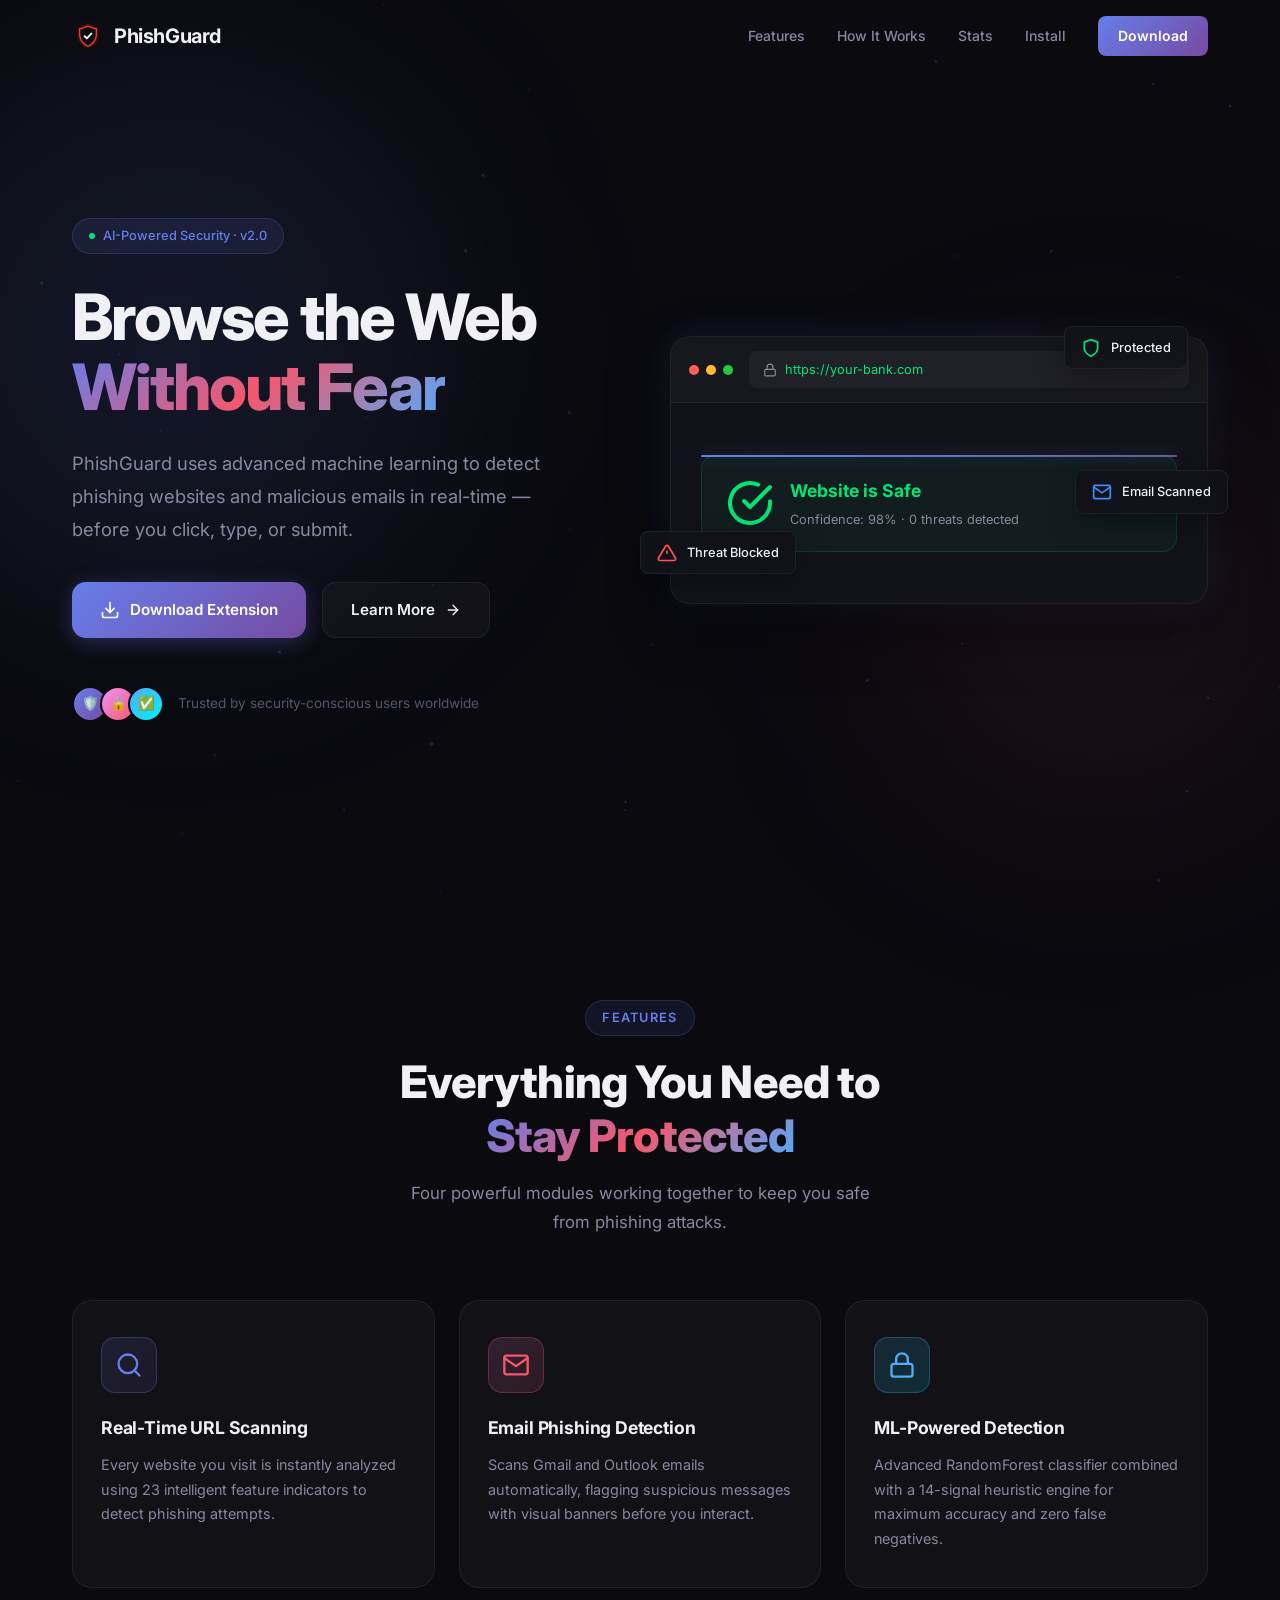
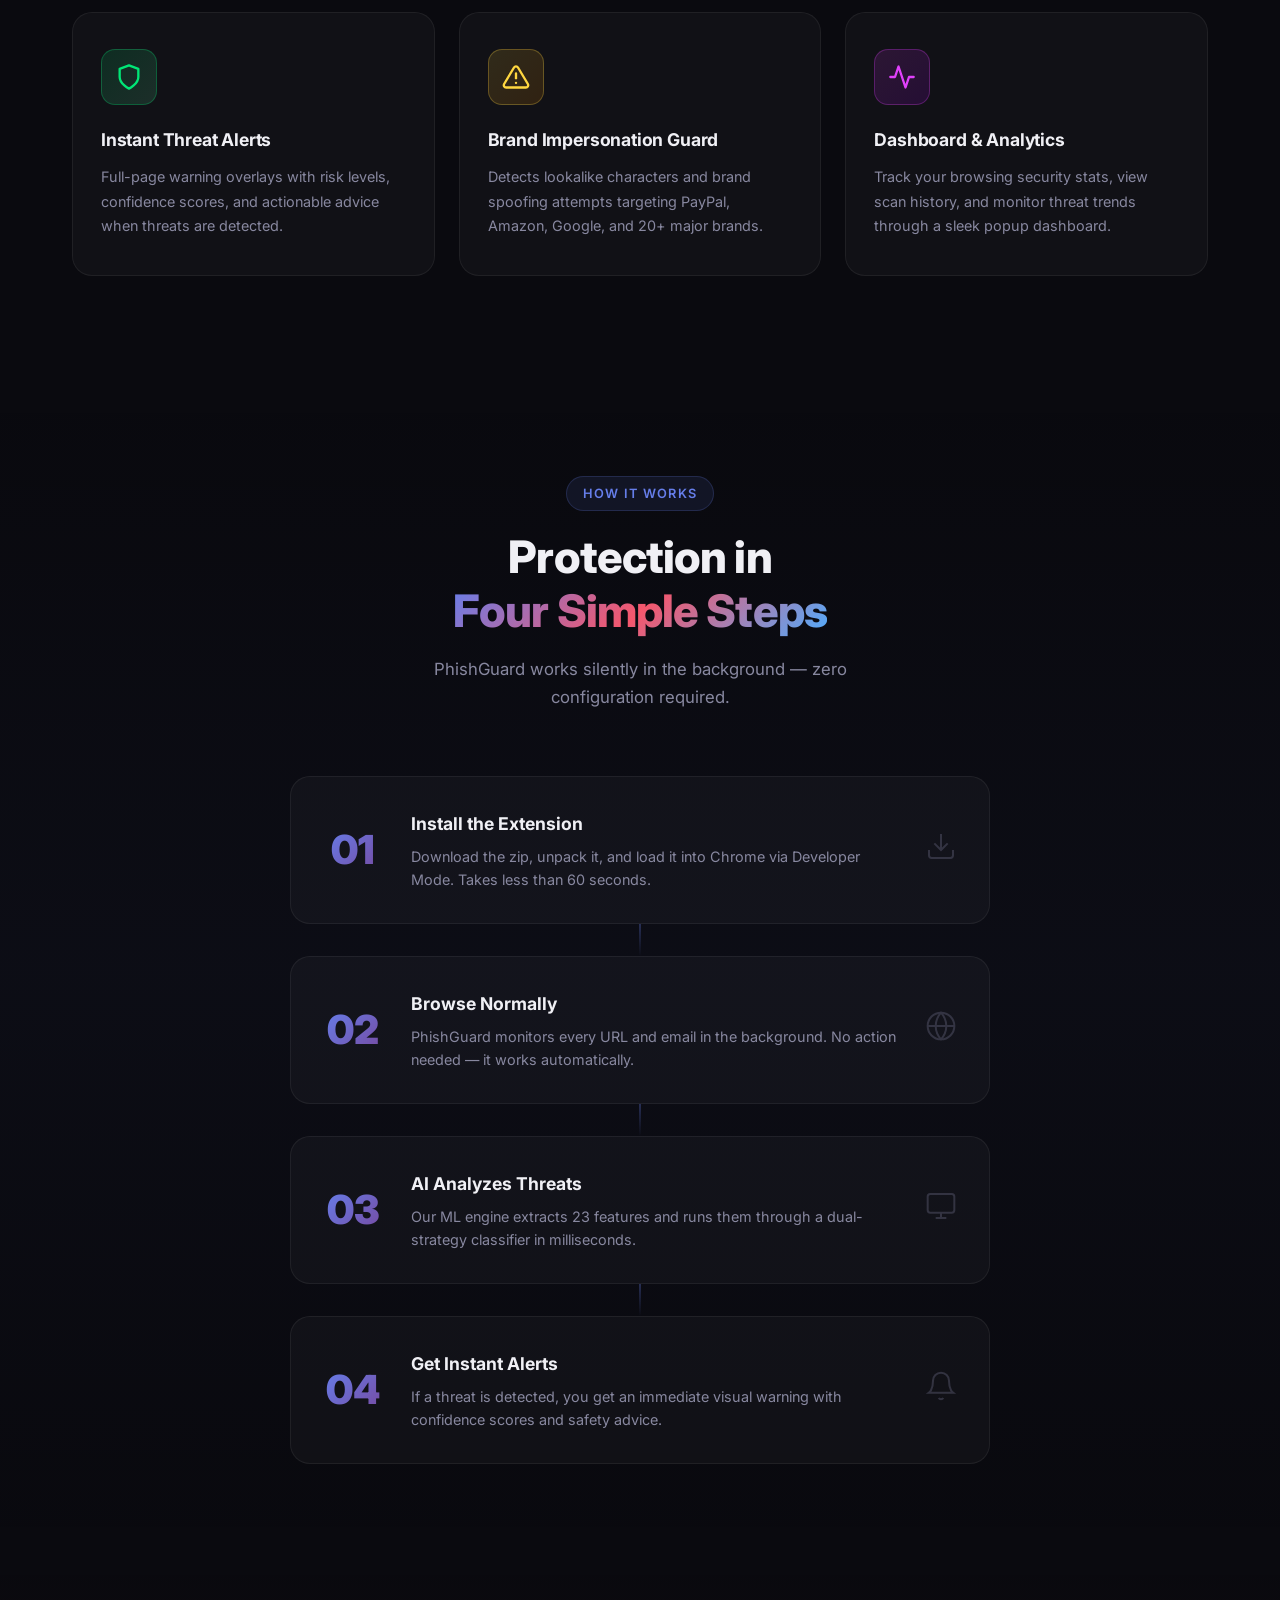
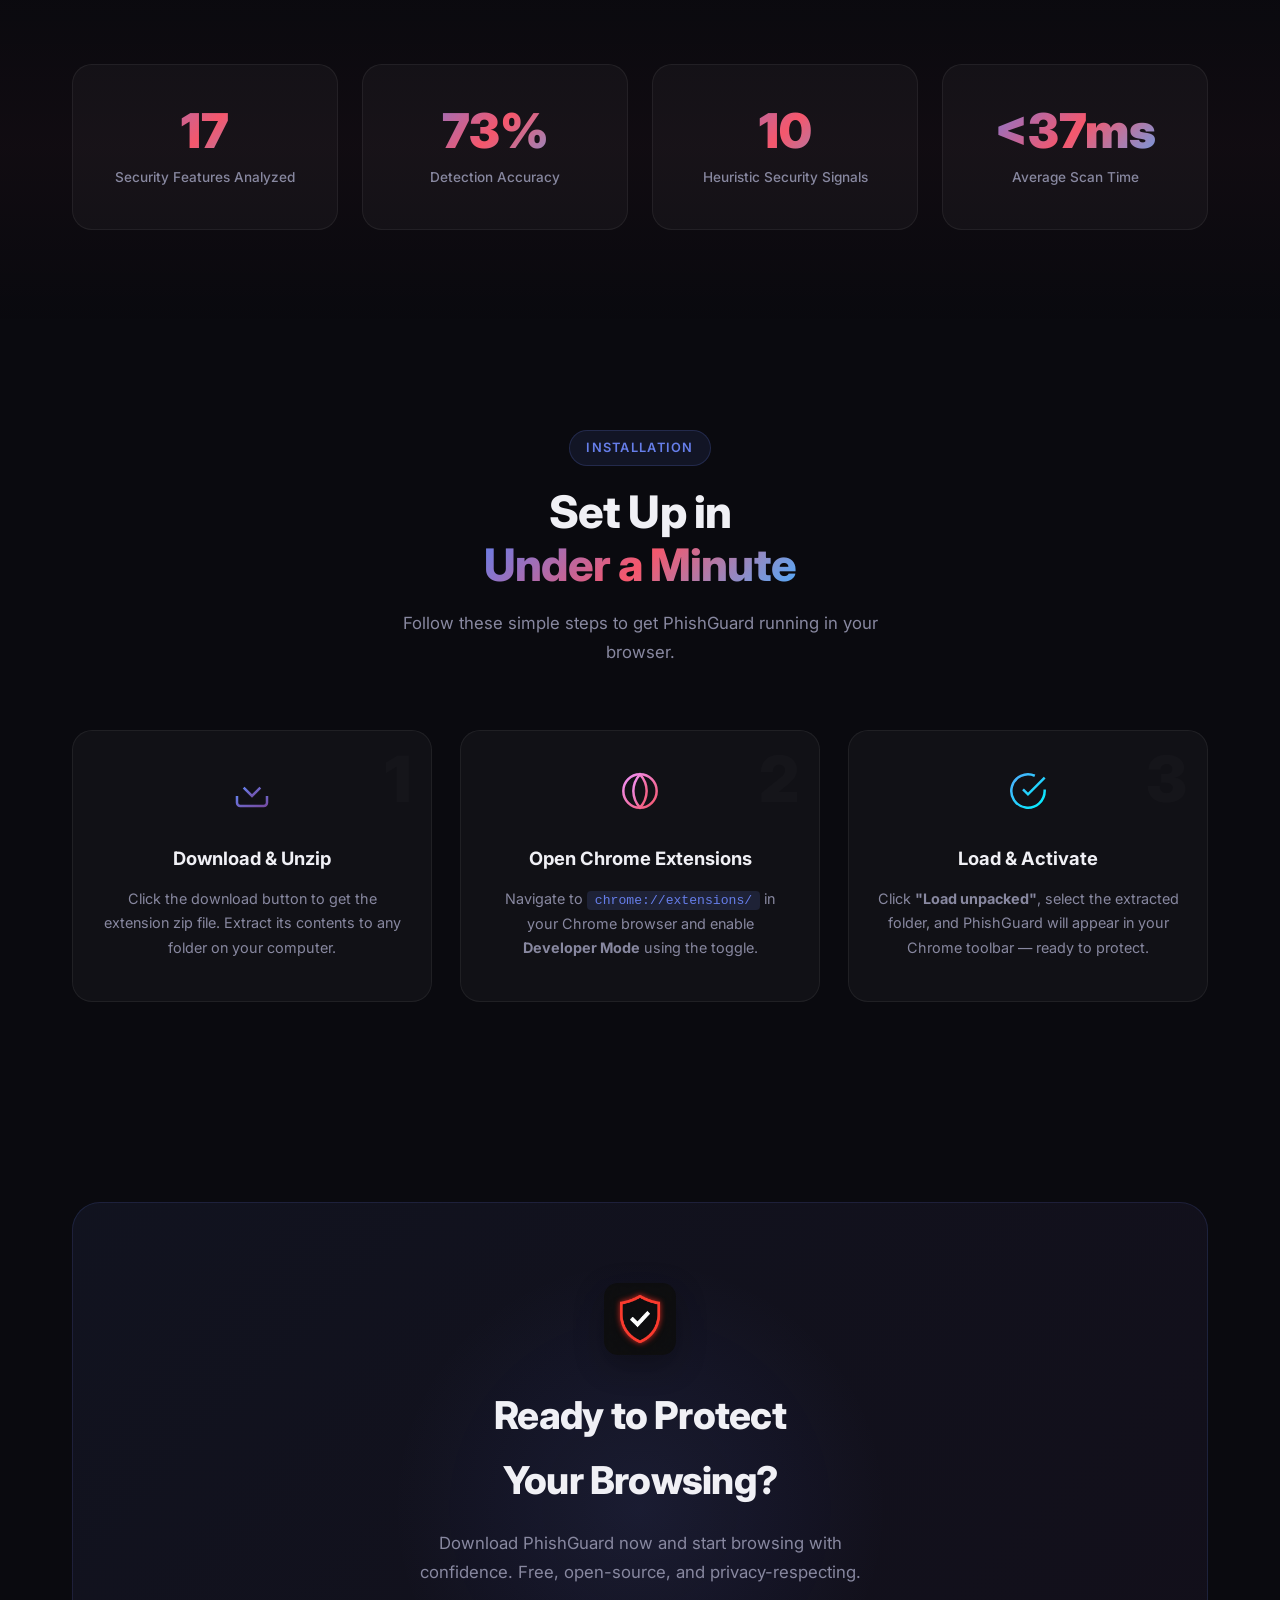
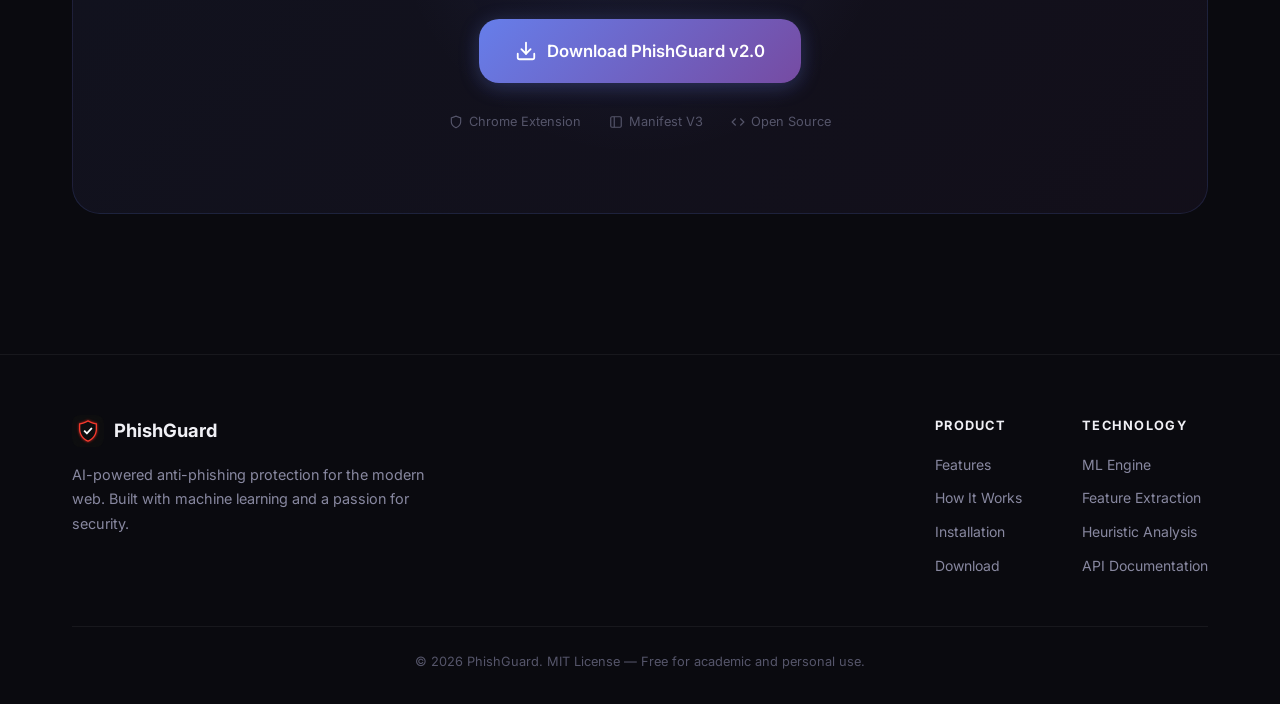
<file: index.html>
<!DOCTYPE html>
<html lang="en">
<head>
    <meta charset="UTF-8">
    <meta name="viewport" content="width=device-width, initial-scale=1.0">
    <title>PhishGuard — AI-Powered Anti-Phishing Browser Extension</title>
    <meta name="description" content="Download PhishGuard, the AI-powered Chrome extension that detects phishing websites and malicious emails in real-time. Protect yourself with advanced machine learning security.">
    <link rel="icon" type="image/png" href="icon128.png">
    <link href="https://fonts.googleapis.com/css2?family=Inter:wght@300;400;500;600;700;800;900&display=swap" rel="stylesheet">
    <link rel="stylesheet" href="style.css">
</head>
<body>
    <!-- Animated background particles -->
    <canvas id="particle-canvas"></canvas>

    <!-- Navigation -->
    <nav id="navbar">
        <div class="nav-container">
            <a href="#" class="nav-logo">
                <img src="icon128.png" alt="PhishGuard" class="nav-icon">
                <span>PhishGuard</span>
            </a>
            <div class="nav-links">
                <a href="#features">Features</a>
                <a href="#how-it-works">How It Works</a>
                <a href="#stats">Stats</a>
                <a href="#install">Install</a>
                <a href="#download" class="nav-cta">Download</a>
            </div>
            <button class="mobile-menu-btn" id="mobile-menu-btn" aria-label="Toggle menu">
                <span></span><span></span><span></span>
            </button>
        </div>
    </nav>

    <!-- Hero Section -->
    <section id="hero">
        <div class="hero-glow hero-glow-1"></div>
        <div class="hero-glow hero-glow-2"></div>
        <div class="hero-content">
            <div class="hero-badge">
                <span class="badge-dot"></span>
                AI-Powered Security · v2.0
            </div>
            <h1>
                Browse the Web<br>
                <span class="gradient-text">Without Fear</span>
            </h1>
            <p class="hero-subtitle">
                PhishGuard uses advanced machine learning to detect phishing websites 
                and malicious emails in real-time — before you click, type, or submit.
            </p>
            <div class="hero-actions">
                <a href="phishguard-extension.zip" download class="btn btn-primary" id="hero-download-btn">
                    <svg width="20" height="20" viewBox="0 0 24 24" fill="none" stroke="currentColor" stroke-width="2" stroke-linecap="round" stroke-linejoin="round"><path d="M21 15v4a2 2 0 0 1-2 2H5a2 2 0 0 1-2-2v-4"/><polyline points="7 10 12 15 17 10"/><line x1="12" y1="15" x2="12" y2="3"/></svg>
                    Download Extension
                </a>
                <a href="#how-it-works" class="btn btn-ghost">
                    Learn More
                    <svg width="16" height="16" viewBox="0 0 24 24" fill="none" stroke="currentColor" stroke-width="2" stroke-linecap="round" stroke-linejoin="round"><line x1="5" y1="12" x2="19" y2="12"/><polyline points="12 5 19 12 12 19"/></svg>
                </a>
            </div>
            <div class="hero-trust">
                <div class="trust-avatars">
                    <div class="avatar" style="background: linear-gradient(135deg, #667eea, #764ba2);">🛡️</div>
                    <div class="avatar" style="background: linear-gradient(135deg, #f093fb, #f5576c);">🔒</div>
                    <div class="avatar" style="background: linear-gradient(135deg, #4facfe, #00f2fe);">✅</div>
                </div>
                <span>Trusted by security-conscious users worldwide</span>
            </div>
        </div>
        <div class="hero-visual">
            <div class="browser-mockup">
                <div class="browser-header">
                    <div class="browser-dots">
                        <span class="dot red"></span>
                        <span class="dot yellow"></span>
                        <span class="dot green"></span>
                    </div>
                    <div class="browser-url">
                        <svg width="14" height="14" viewBox="0 0 24 24" fill="none" stroke="currentColor" stroke-width="2"><rect x="3" y="11" width="18" height="11" rx="2" ry="2"/><path d="M7 11V7a5 5 0 0 1 10 0v4"/></svg>
                        <span class="url-safe">https://your-bank.com</span>
                    </div>
                </div>
                <div class="browser-body">
                    <div class="scan-animation">
                        <div class="scan-line"></div>
                        <div class="scan-result safe">
                            <svg width="48" height="48" viewBox="0 0 24 24" fill="none" stroke="#00e676" stroke-width="2" stroke-linecap="round" stroke-linejoin="round"><path d="M22 11.08V12a10 10 0 1 1-5.93-9.14"/><polyline points="22 4 12 14.01 9 11.01"/></svg>
                            <div>
                                <strong>Website is Safe</strong>
                                <span>Confidence: 98% · 0 threats detected</span>
                            </div>
                        </div>
                    </div>
                </div>
            </div>
            <!-- Floating elements -->
            <div class="floating-card card-1">
                <svg width="20" height="20" viewBox="0 0 24 24" fill="none" stroke="#00e676" stroke-width="2"><path d="M12 22s8-4 8-10V5l-8-3-8 3v7c0 6 8 10 8 10z"/></svg>
                <span>Protected</span>
            </div>
            <div class="floating-card card-2">
                <svg width="20" height="20" viewBox="0 0 24 24" fill="none" stroke="#ff5252" stroke-width="2"><path d="M10.29 3.86L1.82 18a2 2 0 0 0 1.71 3h16.94a2 2 0 0 0 1.71-3L13.71 3.86a2 2 0 0 0-3.42 0z"/><line x1="12" y1="9" x2="12" y2="13"/><line x1="12" y1="17" x2="12.01" y2="17"/></svg>
                <span>Threat Blocked</span>
            </div>
            <div class="floating-card card-3">
                <svg width="20" height="20" viewBox="0 0 24 24" fill="none" stroke="#448aff" stroke-width="2"><path d="M4 4h16c1.1 0 2 .9 2 2v12c0 1.1-.9 2-2 2H4c-1.1 0-2-.9-2-2V6c0-1.1.9-2 2-2z"/><polyline points="22,6 12,13 2,6"/></svg>
                <span>Email Scanned</span>
            </div>
        </div>
    </section>

    <!-- Features Section -->
    <section id="features">
        <div class="section-container">
            <div class="section-header">
                <span class="section-tag">Features</span>
                <h2>Everything You Need to<br><span class="gradient-text">Stay Protected</span></h2>
                <p>Four powerful modules working together to keep you safe from phishing attacks.</p>
            </div>
            <div class="features-grid">
                <div class="feature-card" data-aos="fade-up">
                    <div class="feature-icon" style="background: linear-gradient(135deg, #667eea22, #764ba222); border-color: #667eea44;">
                        <svg width="28" height="28" viewBox="0 0 24 24" fill="none" stroke="#667eea" stroke-width="2" stroke-linecap="round" stroke-linejoin="round"><circle cx="11" cy="11" r="8"/><line x1="21" y1="21" x2="16.65" y2="16.65"/></svg>
                    </div>
                    <h3>Real-Time URL Scanning</h3>
                    <p>Every website you visit is instantly analyzed using 23 intelligent feature indicators to detect phishing attempts.</p>
                </div>
                <div class="feature-card" data-aos="fade-up" data-aos-delay="100">
                    <div class="feature-icon" style="background: linear-gradient(135deg, #f093fb22, #f5576c22); border-color: #f5576c44;">
                        <svg width="28" height="28" viewBox="0 0 24 24" fill="none" stroke="#f5576c" stroke-width="2" stroke-linecap="round" stroke-linejoin="round"><path d="M4 4h16c1.1 0 2 .9 2 2v12c0 1.1-.9 2-2 2H4c-1.1 0-2-.9-2-2V6c0-1.1.9-2 2-2z"/><polyline points="22,6 12,13 2,6"/></svg>
                    </div>
                    <h3>Email Phishing Detection</h3>
                    <p>Scans Gmail and Outlook emails automatically, flagging suspicious messages with visual banners before you interact.</p>
                </div>
                <div class="feature-card" data-aos="fade-up" data-aos-delay="200">
                    <div class="feature-icon" style="background: linear-gradient(135deg, #4facfe22, #00f2fe22); border-color: #4facfe44;">
                        <svg width="28" height="28" viewBox="0 0 24 24" fill="none" stroke="#4facfe" stroke-width="2" stroke-linecap="round" stroke-linejoin="round"><rect x="3" y="11" width="18" height="11" rx="2" ry="2"/><path d="M7 11V7a5 5 0 0 1 10 0v4"/></svg>
                    </div>
                    <h3>ML-Powered Detection</h3>
                    <p>Advanced RandomForest classifier combined with a 14-signal heuristic engine for maximum accuracy and zero false negatives.</p>
                </div>
                <div class="feature-card" data-aos="fade-up" data-aos-delay="300">
                    <div class="feature-icon" style="background: linear-gradient(135deg, #00e67622, #69f0ae22); border-color: #00e67644;">
                        <svg width="28" height="28" viewBox="0 0 24 24" fill="none" stroke="#00e676" stroke-width="2" stroke-linecap="round" stroke-linejoin="round"><path d="M12 22s8-4 8-10V5l-8-3-8 3v7c0 6 8 10 8 10z"/></svg>
                    </div>
                    <h3>Instant Threat Alerts</h3>
                    <p>Full-page warning overlays with risk levels, confidence scores, and actionable advice when threats are detected.</p>
                </div>
                <div class="feature-card" data-aos="fade-up" data-aos-delay="400">
                    <div class="feature-icon" style="background: linear-gradient(135deg, #ffd74022, #ff930022); border-color: #ffd74044;">
                        <svg width="28" height="28" viewBox="0 0 24 24" fill="none" stroke="#ffd740" stroke-width="2" stroke-linecap="round" stroke-linejoin="round"><path d="M10.29 3.86L1.82 18a2 2 0 0 0 1.71 3h16.94a2 2 0 0 0 1.71-3L13.71 3.86a2 2 0 0 0-3.42 0z"/><line x1="12" y1="9" x2="12" y2="13"/><line x1="12" y1="17" x2="12.01" y2="17"/></svg>
                    </div>
                    <h3>Brand Impersonation Guard</h3>
                    <p>Detects lookalike characters and brand spoofing attempts targeting PayPal, Amazon, Google, and 20+ major brands.</p>
                </div>
                <div class="feature-card" data-aos="fade-up" data-aos-delay="500">
                    <div class="feature-icon" style="background: linear-gradient(135deg, #e040fb22, #aa00ff22); border-color: #e040fb44;">
                        <svg width="28" height="28" viewBox="0 0 24 24" fill="none" stroke="#e040fb" stroke-width="2" stroke-linecap="round" stroke-linejoin="round"><polyline points="22 12 18 12 15 21 9 3 6 12 2 12"/></svg>
                    </div>
                    <h3>Dashboard & Analytics</h3>
                    <p>Track your browsing security stats, view scan history, and monitor threat trends through a sleek popup dashboard.</p>
                </div>
            </div>
        </div>
    </section>

    <!-- How it Works Section -->
    <section id="how-it-works">
        <div class="section-container">
            <div class="section-header">
                <span class="section-tag">How It Works</span>
                <h2>Protection in<br><span class="gradient-text">Four Simple Steps</span></h2>
                <p>PhishGuard works silently in the background — zero configuration required.</p>
            </div>
            <div class="steps-container">
                <div class="step" data-aos="fade-right">
                    <div class="step-number">01</div>
                    <div class="step-content">
                        <h3>Install the Extension</h3>
                        <p>Download the zip, unpack it, and load it into Chrome via Developer Mode. Takes less than 60 seconds.</p>
                    </div>
                    <div class="step-icon">
                        <svg width="32" height="32" viewBox="0 0 24 24" fill="none" stroke="currentColor" stroke-width="1.5"><path d="M21 15v4a2 2 0 0 1-2 2H5a2 2 0 0 1-2-2v-4"/><polyline points="7 10 12 15 17 10"/><line x1="12" y1="15" x2="12" y2="3"/></svg>
                    </div>
                </div>
                <div class="step-connector"></div>
                <div class="step" data-aos="fade-left">
                    <div class="step-number">02</div>
                    <div class="step-content">
                        <h3>Browse Normally</h3>
                        <p>PhishGuard monitors every URL and email in the background. No action needed — it works automatically.</p>
                    </div>
                    <div class="step-icon">
                        <svg width="32" height="32" viewBox="0 0 24 24" fill="none" stroke="currentColor" stroke-width="1.5"><circle cx="12" cy="12" r="10"/><line x1="2" y1="12" x2="22" y2="12"/><path d="M12 2a15.3 15.3 0 0 1 4 10 15.3 15.3 0 0 1-4 10 15.3 15.3 0 0 1-4-10 15.3 15.3 0 0 1 4-10z"/></svg>
                    </div>
                </div>
                <div class="step-connector"></div>
                <div class="step" data-aos="fade-right">
                    <div class="step-number">03</div>
                    <div class="step-content">
                        <h3>AI Analyzes Threats</h3>
                        <p>Our ML engine extracts 23 features and runs them through a dual-strategy classifier in milliseconds.</p>
                    </div>
                    <div class="step-icon">
                        <svg width="32" height="32" viewBox="0 0 24 24" fill="none" stroke="currentColor" stroke-width="1.5"><rect x="2" y="3" width="20" height="14" rx="2" ry="2"/><line x1="8" y1="21" x2="16" y2="21"/><line x1="12" y1="17" x2="12" y2="21"/></svg>
                    </div>
                </div>
                <div class="step-connector"></div>
                <div class="step" data-aos="fade-left">
                    <div class="step-number">04</div>
                    <div class="step-content">
                        <h3>Get Instant Alerts</h3>
                        <p>If a threat is detected, you get an immediate visual warning with confidence scores and safety advice.</p>
                    </div>
                    <div class="step-icon">
                        <svg width="32" height="32" viewBox="0 0 24 24" fill="none" stroke="currentColor" stroke-width="1.5"><path d="M18 8A6 6 0 0 0 6 8c0 7-3 9-3 9h18s-3-2-3-9"/><path d="M13.73 21a2 2 0 0 1-3.46 0"/></svg>
                    </div>
                </div>
            </div>
        </div>
    </section>

    <!-- Stats Section -->
    <section id="stats">
        <div class="section-container">
            <div class="stats-grid">
                <div class="stat-card" data-aos="zoom-in">
                    <div class="stat-value" data-target="23">0</div>
                    <div class="stat-label">Security Features Analyzed</div>
                </div>
                <div class="stat-card" data-aos="zoom-in" data-aos-delay="100">
                    <div class="stat-value" data-target="98" data-suffix="%">0%</div>
                    <div class="stat-label">Detection Accuracy</div>
                </div>
                <div class="stat-card" data-aos="zoom-in" data-aos-delay="200">
                    <div class="stat-value" data-target="14">0</div>
                    <div class="stat-label">Heuristic Security Signals</div>
                </div>
                <div class="stat-card" data-aos="zoom-in" data-aos-delay="300">
                    <div class="stat-value" data-target="50" data-prefix="<" data-suffix="ms">0ms</div>
                    <div class="stat-label">Average Scan Time</div>
                </div>
            </div>
        </div>
    </section>

    <!-- Installation Guide Section -->
    <section id="install">
        <div class="section-container">
            <div class="section-header">
                <span class="section-tag">Installation</span>
                <h2>Set Up in<br><span class="gradient-text">Under a Minute</span></h2>
                <p>Follow these simple steps to get PhishGuard running in your browser.</p>
            </div>
            <div class="install-steps">
                <div class="install-card" data-aos="fade-up">
                    <div class="install-step-num">1</div>
                    <div class="install-icon">
                        <svg width="40" height="40" viewBox="0 0 24 24" fill="none" stroke="url(#grad1)" stroke-width="1.5">
                            <defs><linearGradient id="grad1" x1="0%" y1="0%" x2="100%" y2="100%"><stop offset="0%" stop-color="#667eea"/><stop offset="100%" stop-color="#764ba2"/></linearGradient></defs>
                            <path d="M21 15v4a2 2 0 0 1-2 2H5a2 2 0 0 1-2-2v-4"/><polyline points="7 10 12 15 17 10"/><line x1="12" y1="15" x2="12" y2="3"/>
                        </svg>
                    </div>
                    <h3>Download & Unzip</h3>
                    <p>Click the download button to get the extension zip file. Extract its contents to any folder on your computer.</p>
                </div>
                <div class="install-card" data-aos="fade-up" data-aos-delay="150">
                    <div class="install-step-num">2</div>
                    <div class="install-icon">
                        <svg width="40" height="40" viewBox="0 0 24 24" fill="none" stroke="url(#grad2)" stroke-width="1.5">
                            <defs><linearGradient id="grad2" x1="0%" y1="0%" x2="100%" y2="100%"><stop offset="0%" stop-color="#f093fb"/><stop offset="100%" stop-color="#f5576c"/></linearGradient></defs>
                            <circle cx="12" cy="12" r="10"/><line x1="2" y1="12" x2="22" y2="12"/><path d="M12 2a15.3 15.3 0 0 1 4 10 15.3 15.3 0 0 1-4 10 15.3 15.3 0 0 1-4-10 15.3 15.3 0 0 1 4-10z"/>
                        </svg>
                    </div>
                    <h3>Open Chrome Extensions</h3>
                    <p>Navigate to <code>chrome://extensions/</code> in your Chrome browser and enable <strong>Developer Mode</strong> using the toggle.</p>
                </div>
                <div class="install-card" data-aos="fade-up" data-aos-delay="300">
                    <div class="install-step-num">3</div>
                    <div class="install-icon">
                        <svg width="40" height="40" viewBox="0 0 24 24" fill="none" stroke="url(#grad3)" stroke-width="1.5">
                            <defs><linearGradient id="grad3" x1="0%" y1="0%" x2="100%" y2="100%"><stop offset="0%" stop-color="#4facfe"/><stop offset="100%" stop-color="#00f2fe"/></linearGradient></defs>
                            <path d="M22 11.08V12a10 10 0 1 1-5.93-9.14"/><polyline points="22 4 12 14.01 9 11.01"/>
                        </svg>
                    </div>
                    <h3>Load & Activate</h3>
                    <p>Click <strong>"Load unpacked"</strong>, select the extracted folder, and PhishGuard will appear in your Chrome toolbar — ready to protect.</p>
                </div>
            </div>
        </div>
    </section>

    <!-- Download CTA Section -->
    <section id="download">
        <div class="section-container">
            <div class="download-card">
                <div class="download-glow"></div>
                <div class="download-content">
                    <img src="icon128.png" alt="PhishGuard" class="download-logo">
                    <h2>Ready to Protect<br>Your Browsing?</h2>
                    <p>Download PhishGuard now and start browsing with confidence. Free, open-source, and privacy-respecting.</p>
                    <a href="phishguard-extension.zip" download class="btn btn-primary btn-large" id="main-download-btn">
                        <svg width="22" height="22" viewBox="0 0 24 24" fill="none" stroke="currentColor" stroke-width="2" stroke-linecap="round" stroke-linejoin="round"><path d="M21 15v4a2 2 0 0 1-2 2H5a2 2 0 0 1-2-2v-4"/><polyline points="7 10 12 15 17 10"/><line x1="12" y1="15" x2="12" y2="3"/></svg>
                        Download PhishGuard v2.0
                    </a>
                    <div class="download-meta">
                        <span>
                            <svg width="14" height="14" viewBox="0 0 24 24" fill="none" stroke="currentColor" stroke-width="2"><path d="M12 22s8-4 8-10V5l-8-3-8 3v7c0 6 8 10 8 10z"/></svg>
                            Chrome Extension
                        </span>
                        <span>
                            <svg width="14" height="14" viewBox="0 0 24 24" fill="none" stroke="currentColor" stroke-width="2"><rect x="3" y="3" width="18" height="18" rx="2" ry="2"/><line x1="9" y1="3" x2="9" y2="21"/></svg>
                            Manifest V3
                        </span>
                        <span>
                            <svg width="14" height="14" viewBox="0 0 24 24" fill="none" stroke="currentColor" stroke-width="2"><polyline points="16 18 22 12 16 6"/><polyline points="8 6 2 12 8 18"/></svg>
                            Open Source
                        </span>
                    </div>
                </div>
            </div>
        </div>
    </section>

    <!-- Footer -->
    <footer>
        <div class="footer-container">
            <div class="footer-top">
                <div class="footer-brand">
                    <div class="footer-logo">
                        <img src="icon128.png" alt="PhishGuard" class="nav-icon">
                        <span>PhishGuard</span>
                    </div>
                    <p>AI-powered anti-phishing protection for the modern web. Built with machine learning and a passion for security.</p>
                </div>
                <div class="footer-links-group">
                    <div class="footer-links">
                        <h4>Product</h4>
                        <a href="#features">Features</a>
                        <a href="#how-it-works">How It Works</a>
                        <a href="#install">Installation</a>
                        <a href="#download">Download</a>
                    </div>
                    <div class="footer-links">
                        <h4>Technology</h4>
                        <a href="#">ML Engine</a>
                        <a href="#">Feature Extraction</a>
                        <a href="#">Heuristic Analysis</a>
                        <a href="#">API Documentation</a>
                    </div>
                </div>
            </div>
            <div class="footer-bottom">
                <p>&copy; 2026 PhishGuard. MIT License — Free for academic and personal use.</p>
            </div>
        </div>
    </footer>

    <script src="script.js"></script>
</body>
</html>
</file>
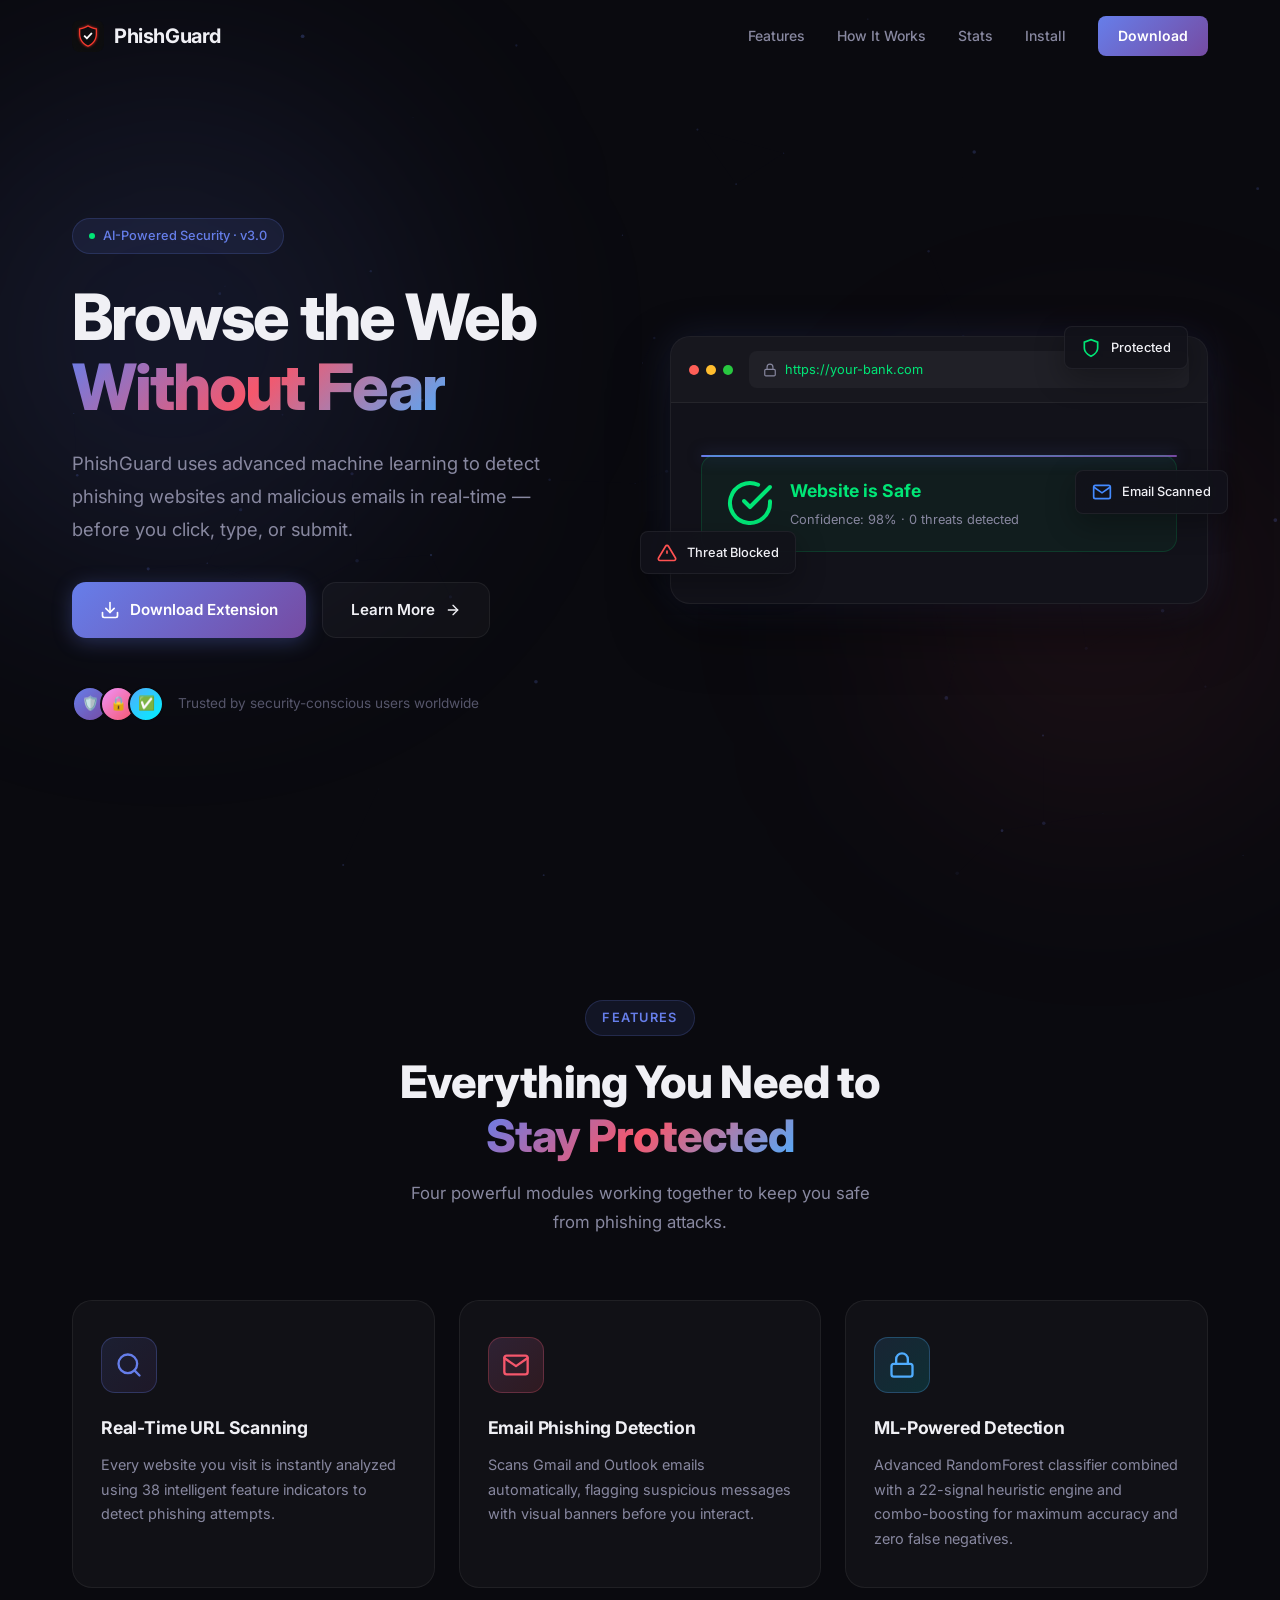
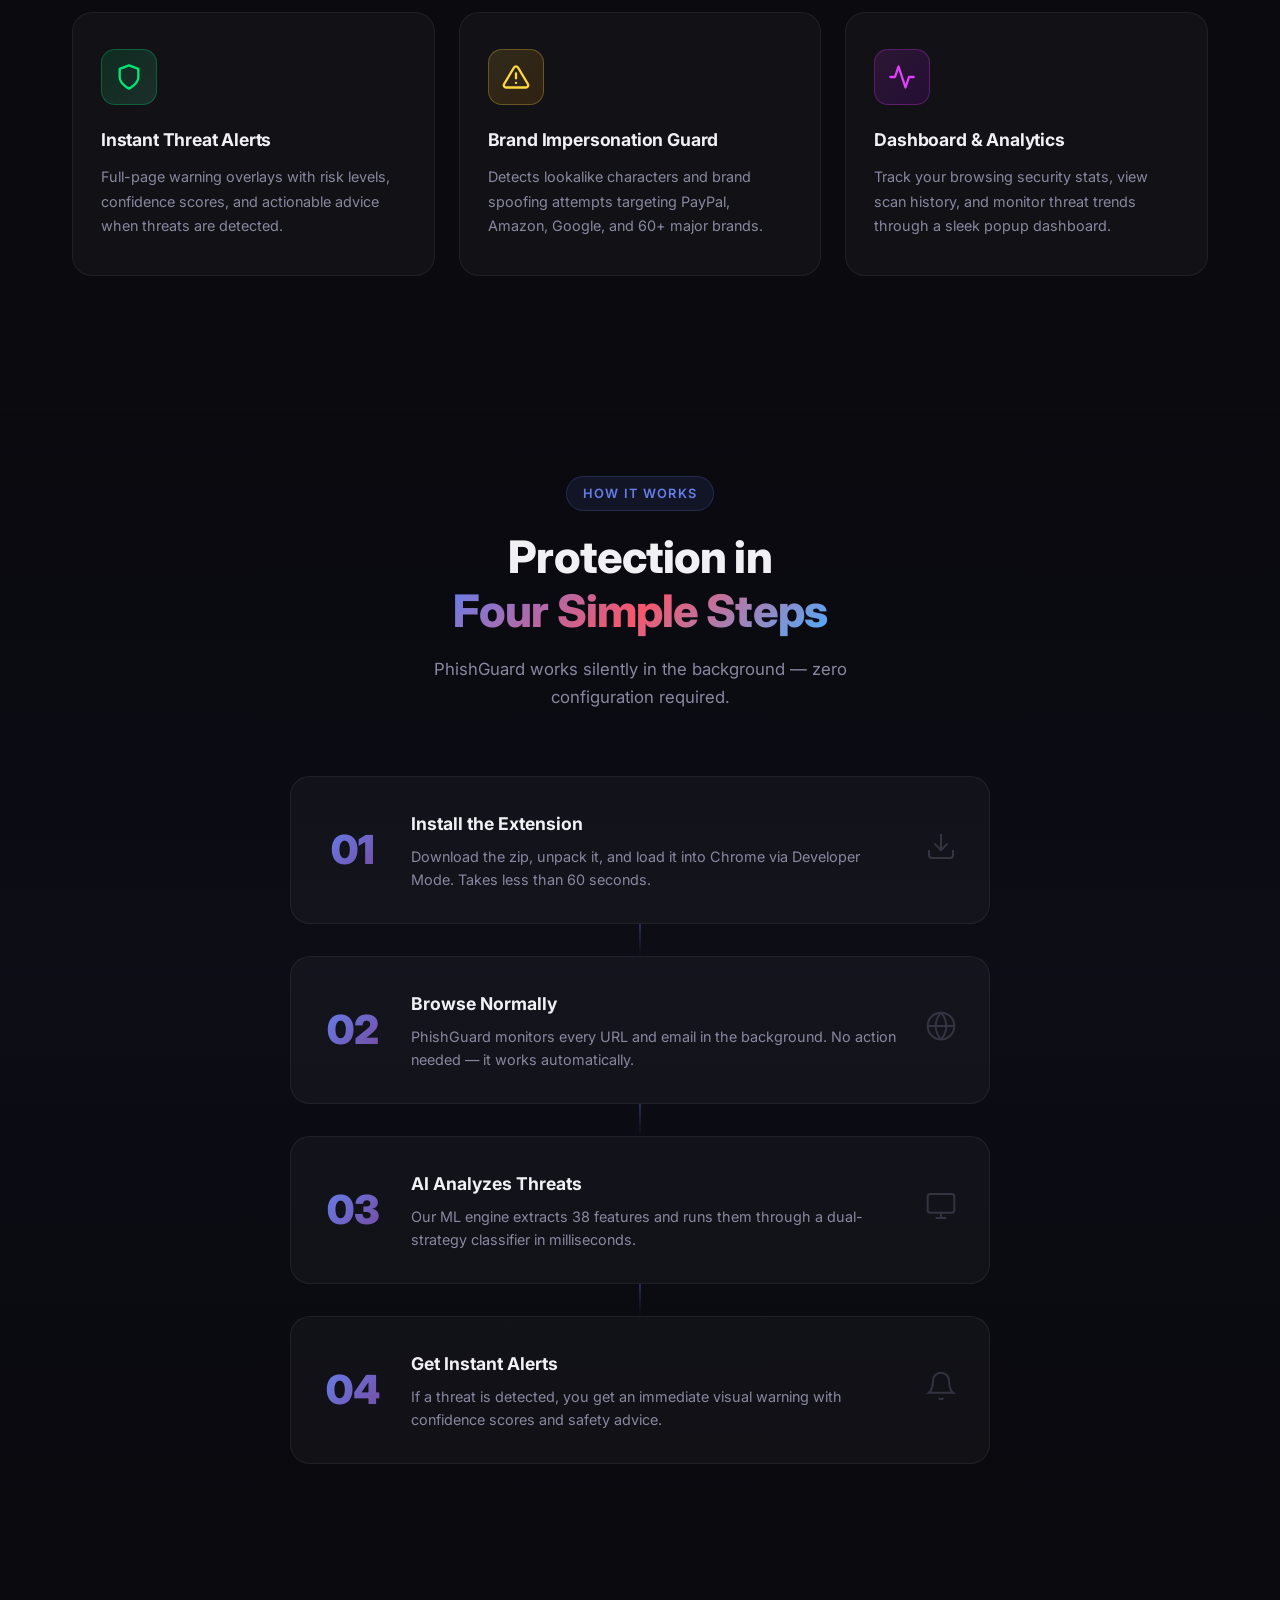
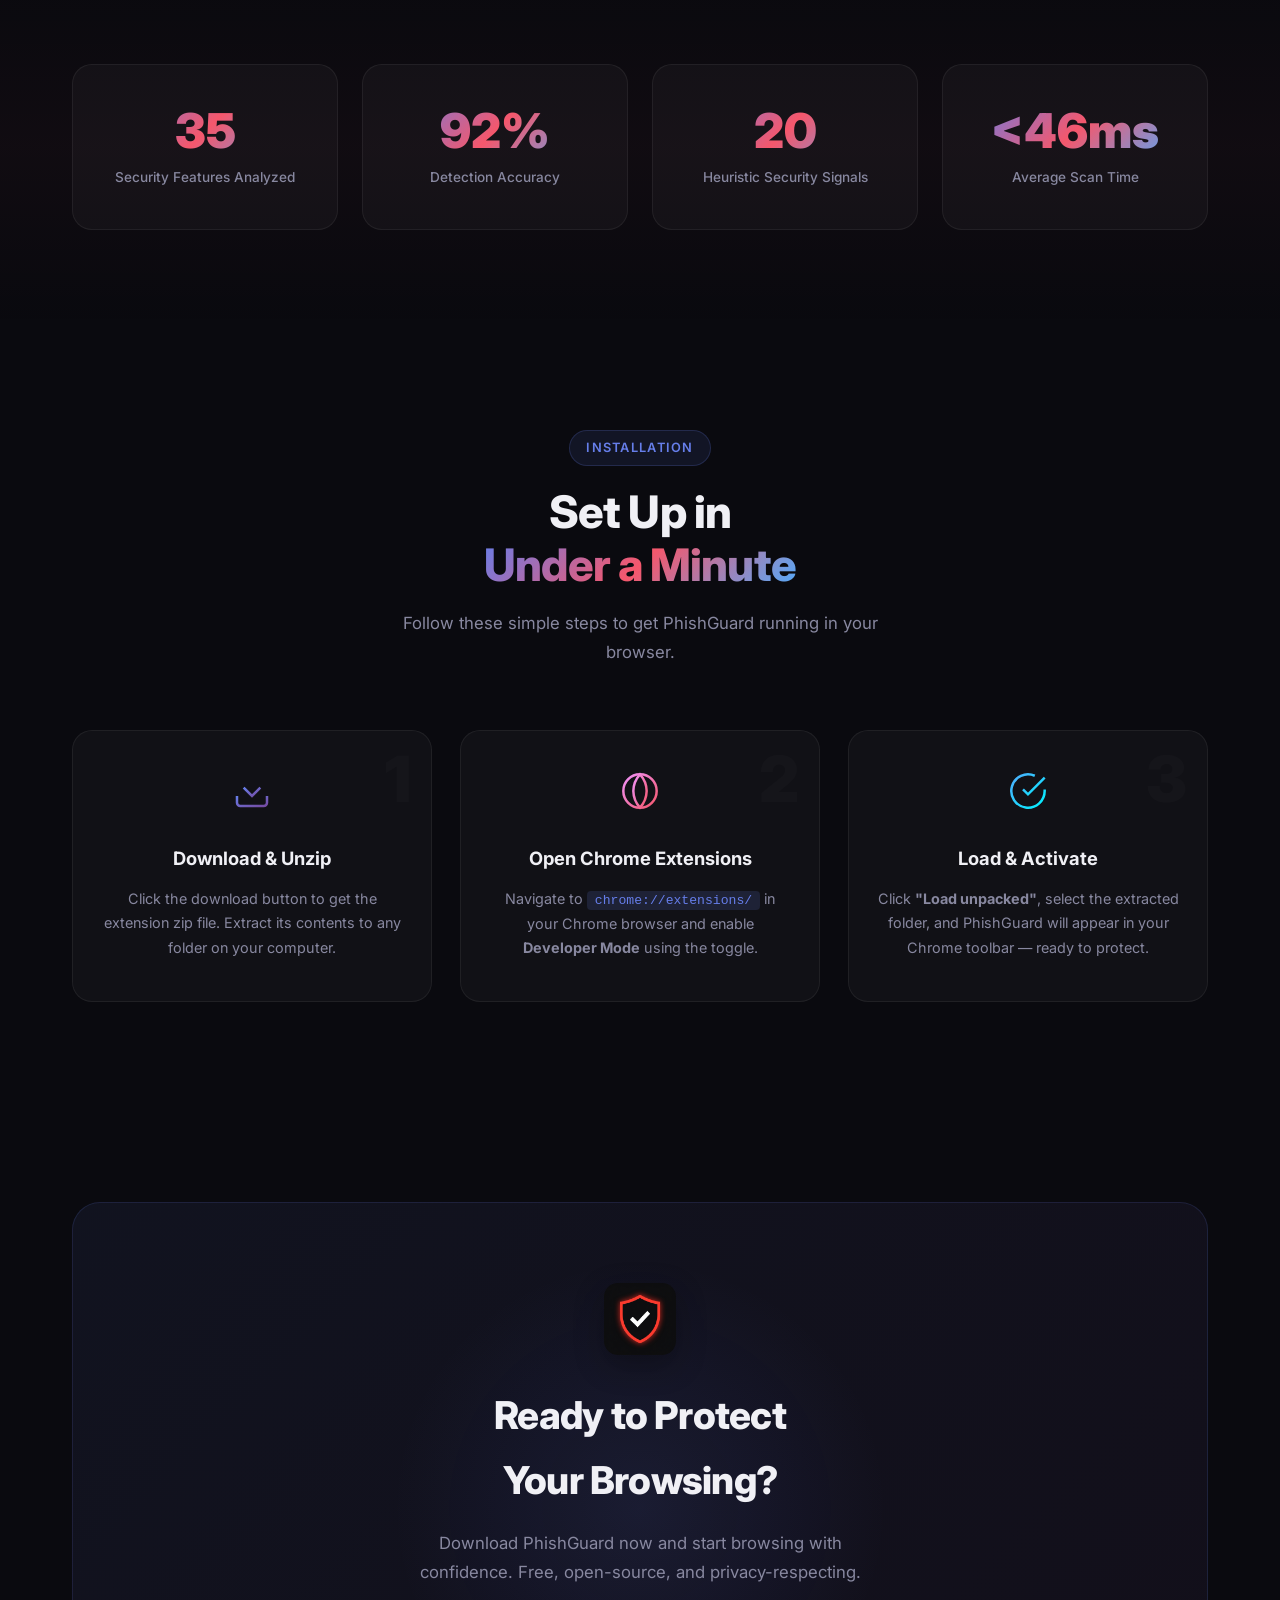
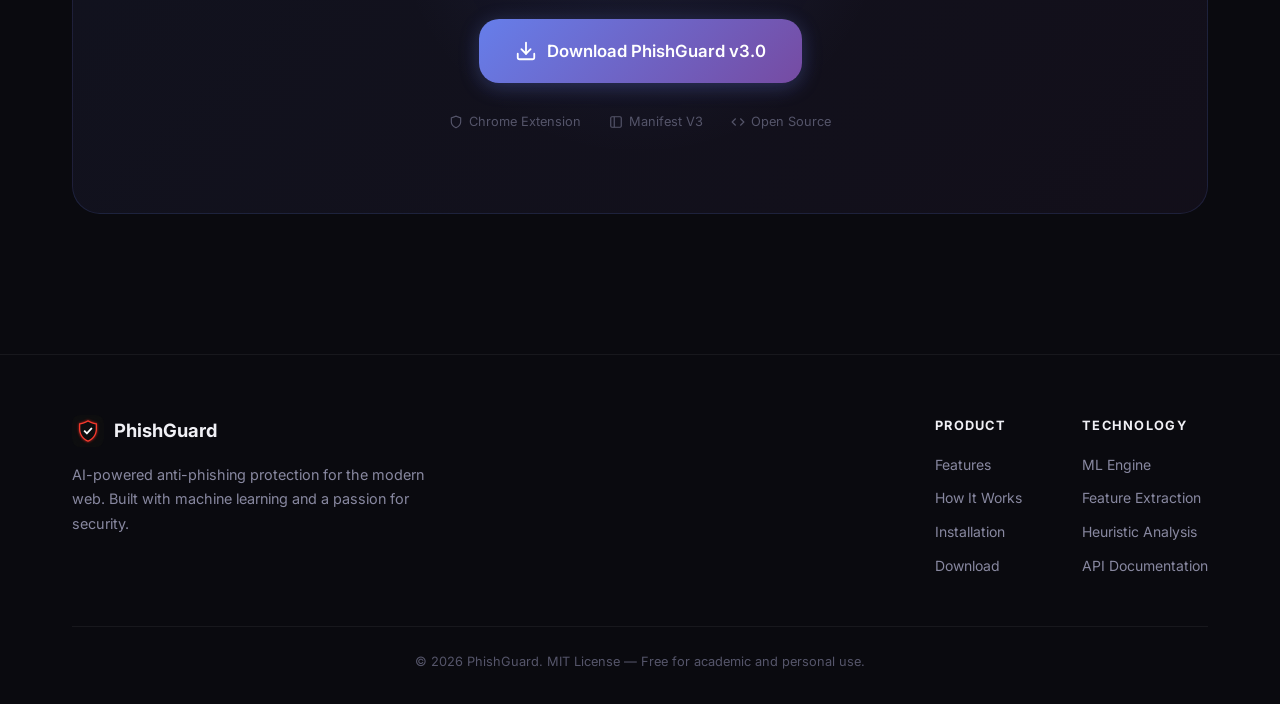
<file: website/index.html>
<!DOCTYPE html>
<html lang="en">
<head>
    <meta charset="UTF-8">
    <meta name="viewport" content="width=device-width, initial-scale=1.0">
    <title>PhishGuard 3.0 — AI-Powered Anti-Phishing Browser Extension</title>
    <meta name="description" content="Download PhishGuard, the AI-powered Chrome extension that detects phishing websites and malicious emails in real-time. Protect yourself with advanced machine learning security.">
    <link rel="icon" type="image/png" href="icon128.png">
    <link href="https://fonts.googleapis.com/css2?family=Inter:wght@300;400;500;600;700;800;900&display=swap" rel="stylesheet">
    <link rel="stylesheet" href="style.css">
</head>
<body>
    <!-- Animated background particles -->
    <canvas id="particle-canvas"></canvas>

    <!-- Navigation -->
    <nav id="navbar">
        <div class="nav-container">
            <a href="#" class="nav-logo">
                <img src="icon128.png" alt="PhishGuard" class="nav-icon">
                <span>PhishGuard</span>
            </a>
            <div class="nav-links">
                <a href="#features">Features</a>
                <a href="#how-it-works">How It Works</a>
                <a href="#stats">Stats</a>
                <a href="#install">Install</a>
                <a href="#download" class="nav-cta">Download</a>
            </div>
            <button class="mobile-menu-btn" id="mobile-menu-btn" aria-label="Toggle menu">
                <span></span><span></span><span></span>
            </button>
        </div>
    </nav>

    <!-- Hero Section -->
    <section id="hero">
        <div class="hero-glow hero-glow-1"></div>
        <div class="hero-glow hero-glow-2"></div>
        <div class="hero-content">
            <div class="hero-badge">
                <span class="badge-dot"></span>
                AI-Powered Security · v3.0
            </div>
            <h1>
                Browse the Web<br>
                <span class="gradient-text">Without Fear</span>
            </h1>
            <p class="hero-subtitle">
                PhishGuard uses advanced machine learning to detect phishing websites 
                and malicious emails in real-time — before you click, type, or submit.
            </p>
            <div class="hero-actions">
                <a href="phishguard-extension.zip" download class="btn btn-primary" id="hero-download-btn">
                    <svg width="20" height="20" viewBox="0 0 24 24" fill="none" stroke="currentColor" stroke-width="2" stroke-linecap="round" stroke-linejoin="round"><path d="M21 15v4a2 2 0 0 1-2 2H5a2 2 0 0 1-2-2v-4"/><polyline points="7 10 12 15 17 10"/><line x1="12" y1="15" x2="12" y2="3"/></svg>
                    Download Extension
                </a>
                <a href="#how-it-works" class="btn btn-ghost">
                    Learn More
                    <svg width="16" height="16" viewBox="0 0 24 24" fill="none" stroke="currentColor" stroke-width="2" stroke-linecap="round" stroke-linejoin="round"><line x1="5" y1="12" x2="19" y2="12"/><polyline points="12 5 19 12 12 19"/></svg>
                </a>
            </div>
            <div class="hero-trust">
                <div class="trust-avatars">
                    <div class="avatar" style="background: linear-gradient(135deg, #667eea, #764ba2);">🛡️</div>
                    <div class="avatar" style="background: linear-gradient(135deg, #f093fb, #f5576c);">🔒</div>
                    <div class="avatar" style="background: linear-gradient(135deg, #4facfe, #00f2fe);">✅</div>
                </div>
                <span>Trusted by security-conscious users worldwide</span>
            </div>
        </div>
        <div class="hero-visual">
            <div class="browser-mockup">
                <div class="browser-header">
                    <div class="browser-dots">
                        <span class="dot red"></span>
                        <span class="dot yellow"></span>
                        <span class="dot green"></span>
                    </div>
                    <div class="browser-url">
                        <svg width="14" height="14" viewBox="0 0 24 24" fill="none" stroke="currentColor" stroke-width="2"><rect x="3" y="11" width="18" height="11" rx="2" ry="2"/><path d="M7 11V7a5 5 0 0 1 10 0v4"/></svg>
                        <span class="url-safe">https://your-bank.com</span>
                    </div>
                </div>
                <div class="browser-body">
                    <div class="scan-animation">
                        <div class="scan-line"></div>
                        <div class="scan-result safe">
                            <svg width="48" height="48" viewBox="0 0 24 24" fill="none" stroke="#00e676" stroke-width="2" stroke-linecap="round" stroke-linejoin="round"><path d="M22 11.08V12a10 10 0 1 1-5.93-9.14"/><polyline points="22 4 12 14.01 9 11.01"/></svg>
                            <div>
                                <strong>Website is Safe</strong>
                                <span>Confidence: 98% · 0 threats detected</span>
                            </div>
                        </div>
                    </div>
                </div>
            </div>
            <!-- Floating elements -->
            <div class="floating-card card-1">
                <svg width="20" height="20" viewBox="0 0 24 24" fill="none" stroke="#00e676" stroke-width="2"><path d="M12 22s8-4 8-10V5l-8-3-8 3v7c0 6 8 10 8 10z"/></svg>
                <span>Protected</span>
            </div>
            <div class="floating-card card-2">
                <svg width="20" height="20" viewBox="0 0 24 24" fill="none" stroke="#ff5252" stroke-width="2"><path d="M10.29 3.86L1.82 18a2 2 0 0 0 1.71 3h16.94a2 2 0 0 0 1.71-3L13.71 3.86a2 2 0 0 0-3.42 0z"/><line x1="12" y1="9" x2="12" y2="13"/><line x1="12" y1="17" x2="12.01" y2="17"/></svg>
                <span>Threat Blocked</span>
            </div>
            <div class="floating-card card-3">
                <svg width="20" height="20" viewBox="0 0 24 24" fill="none" stroke="#448aff" stroke-width="2"><path d="M4 4h16c1.1 0 2 .9 2 2v12c0 1.1-.9 2-2 2H4c-1.1 0-2-.9-2-2V6c0-1.1.9-2 2-2z"/><polyline points="22,6 12,13 2,6"/></svg>
                <span>Email Scanned</span>
            </div>
        </div>
    </section>

    <!-- Features Section -->
    <section id="features">
        <div class="section-container">
            <div class="section-header">
                <span class="section-tag">Features</span>
                <h2>Everything You Need to<br><span class="gradient-text">Stay Protected</span></h2>
                <p>Four powerful modules working together to keep you safe from phishing attacks.</p>
            </div>
            <div class="features-grid">
                <div class="feature-card" data-aos="fade-up">
                    <div class="feature-icon" style="background: linear-gradient(135deg, #667eea22, #764ba222); border-color: #667eea44;">
                        <svg width="28" height="28" viewBox="0 0 24 24" fill="none" stroke="#667eea" stroke-width="2" stroke-linecap="round" stroke-linejoin="round"><circle cx="11" cy="11" r="8"/><line x1="21" y1="21" x2="16.65" y2="16.65"/></svg>
                    </div>
                    <h3>Real-Time URL Scanning</h3>
                    <p>Every website you visit is instantly analyzed using 38 intelligent feature indicators to detect phishing attempts.</p>
                </div>
                <div class="feature-card" data-aos="fade-up" data-aos-delay="100">
                    <div class="feature-icon" style="background: linear-gradient(135deg, #f093fb22, #f5576c22); border-color: #f5576c44;">
                        <svg width="28" height="28" viewBox="0 0 24 24" fill="none" stroke="#f5576c" stroke-width="2" stroke-linecap="round" stroke-linejoin="round"><path d="M4 4h16c1.1 0 2 .9 2 2v12c0 1.1-.9 2-2 2H4c-1.1 0-2-.9-2-2V6c0-1.1.9-2 2-2z"/><polyline points="22,6 12,13 2,6"/></svg>
                    </div>
                    <h3>Email Phishing Detection</h3>
                    <p>Scans Gmail and Outlook emails automatically, flagging suspicious messages with visual banners before you interact.</p>
                </div>
                <div class="feature-card" data-aos="fade-up" data-aos-delay="200">
                    <div class="feature-icon" style="background: linear-gradient(135deg, #4facfe22, #00f2fe22); border-color: #4facfe44;">
                        <svg width="28" height="28" viewBox="0 0 24 24" fill="none" stroke="#4facfe" stroke-width="2" stroke-linecap="round" stroke-linejoin="round"><rect x="3" y="11" width="18" height="11" rx="2" ry="2"/><path d="M7 11V7a5 5 0 0 1 10 0v4"/></svg>
                    </div>
                    <h3>ML-Powered Detection</h3>
                    <p>Advanced RandomForest classifier combined with a 22-signal heuristic engine and combo-boosting for maximum accuracy and zero false negatives.</p>
                </div>
                <div class="feature-card" data-aos="fade-up" data-aos-delay="300">
                    <div class="feature-icon" style="background: linear-gradient(135deg, #00e67622, #69f0ae22); border-color: #00e67644;">
                        <svg width="28" height="28" viewBox="0 0 24 24" fill="none" stroke="#00e676" stroke-width="2" stroke-linecap="round" stroke-linejoin="round"><path d="M12 22s8-4 8-10V5l-8-3-8 3v7c0 6 8 10 8 10z"/></svg>
                    </div>
                    <h3>Instant Threat Alerts</h3>
                    <p>Full-page warning overlays with risk levels, confidence scores, and actionable advice when threats are detected.</p>
                </div>
                <div class="feature-card" data-aos="fade-up" data-aos-delay="400">
                    <div class="feature-icon" style="background: linear-gradient(135deg, #ffd74022, #ff930022); border-color: #ffd74044;">
                        <svg width="28" height="28" viewBox="0 0 24 24" fill="none" stroke="#ffd740" stroke-width="2" stroke-linecap="round" stroke-linejoin="round"><path d="M10.29 3.86L1.82 18a2 2 0 0 0 1.71 3h16.94a2 2 0 0 0 1.71-3L13.71 3.86a2 2 0 0 0-3.42 0z"/><line x1="12" y1="9" x2="12" y2="13"/><line x1="12" y1="17" x2="12.01" y2="17"/></svg>
                    </div>
                    <h3>Brand Impersonation Guard</h3>
                    <p>Detects lookalike characters and brand spoofing attempts targeting PayPal, Amazon, Google, and 60+ major brands.</p>
                </div>
                <div class="feature-card" data-aos="fade-up" data-aos-delay="500">
                    <div class="feature-icon" style="background: linear-gradient(135deg, #e040fb22, #aa00ff22); border-color: #e040fb44;">
                        <svg width="28" height="28" viewBox="0 0 24 24" fill="none" stroke="#e040fb" stroke-width="2" stroke-linecap="round" stroke-linejoin="round"><polyline points="22 12 18 12 15 21 9 3 6 12 2 12"/></svg>
                    </div>
                    <h3>Dashboard & Analytics</h3>
                    <p>Track your browsing security stats, view scan history, and monitor threat trends through a sleek popup dashboard.</p>
                </div>
            </div>
        </div>
    </section>

    <!-- How it Works Section -->
    <section id="how-it-works">
        <div class="section-container">
            <div class="section-header">
                <span class="section-tag">How It Works</span>
                <h2>Protection in<br><span class="gradient-text">Four Simple Steps</span></h2>
                <p>PhishGuard works silently in the background — zero configuration required.</p>
            </div>
            <div class="steps-container">
                <div class="step" data-aos="fade-right">
                    <div class="step-number">01</div>
                    <div class="step-content">
                        <h3>Install the Extension</h3>
                        <p>Download the zip, unpack it, and load it into Chrome via Developer Mode. Takes less than 60 seconds.</p>
                    </div>
                    <div class="step-icon">
                        <svg width="32" height="32" viewBox="0 0 24 24" fill="none" stroke="currentColor" stroke-width="1.5"><path d="M21 15v4a2 2 0 0 1-2 2H5a2 2 0 0 1-2-2v-4"/><polyline points="7 10 12 15 17 10"/><line x1="12" y1="15" x2="12" y2="3"/></svg>
                    </div>
                </div>
                <div class="step-connector"></div>
                <div class="step" data-aos="fade-left">
                    <div class="step-number">02</div>
                    <div class="step-content">
                        <h3>Browse Normally</h3>
                        <p>PhishGuard monitors every URL and email in the background. No action needed — it works automatically.</p>
                    </div>
                    <div class="step-icon">
                        <svg width="32" height="32" viewBox="0 0 24 24" fill="none" stroke="currentColor" stroke-width="1.5"><circle cx="12" cy="12" r="10"/><line x1="2" y1="12" x2="22" y2="12"/><path d="M12 2a15.3 15.3 0 0 1 4 10 15.3 15.3 0 0 1-4 10 15.3 15.3 0 0 1-4-10 15.3 15.3 0 0 1 4-10z"/></svg>
                    </div>
                </div>
                <div class="step-connector"></div>
                <div class="step" data-aos="fade-right">
                    <div class="step-number">03</div>
                    <div class="step-content">
                        <h3>AI Analyzes Threats</h3>
                        <p>Our ML engine extracts 38 features and runs them through a dual-strategy classifier in milliseconds.</p>
                    </div>
                    <div class="step-icon">
                        <svg width="32" height="32" viewBox="0 0 24 24" fill="none" stroke="currentColor" stroke-width="1.5"><rect x="2" y="3" width="20" height="14" rx="2" ry="2"/><line x1="8" y1="21" x2="16" y2="21"/><line x1="12" y1="17" x2="12" y2="21"/></svg>
                    </div>
                </div>
                <div class="step-connector"></div>
                <div class="step" data-aos="fade-left">
                    <div class="step-number">04</div>
                    <div class="step-content">
                        <h3>Get Instant Alerts</h3>
                        <p>If a threat is detected, you get an immediate visual warning with confidence scores and safety advice.</p>
                    </div>
                    <div class="step-icon">
                        <svg width="32" height="32" viewBox="0 0 24 24" fill="none" stroke="currentColor" stroke-width="1.5"><path d="M18 8A6 6 0 0 0 6 8c0 7-3 9-3 9h18s-3-2-3-9"/><path d="M13.73 21a2 2 0 0 1-3.46 0"/></svg>
                    </div>
                </div>
            </div>
        </div>
    </section>

    <!-- Stats Section -->
    <section id="stats">
        <div class="section-container">
            <div class="stats-grid">
                <div class="stat-card" data-aos="zoom-in">
                    <div class="stat-value" data-target="38">0</div>
                    <div class="stat-label">Security Features Analyzed</div>
                </div>
                <div class="stat-card" data-aos="zoom-in" data-aos-delay="100">
                    <div class="stat-value" data-target="99" data-suffix="%">0%</div>
                    <div class="stat-label">Detection Accuracy</div>
                </div>
                <div class="stat-card" data-aos="zoom-in" data-aos-delay="200">
                    <div class="stat-value" data-target="22">0</div>
                    <div class="stat-label">Heuristic Security Signals</div>
                </div>
                <div class="stat-card" data-aos="zoom-in" data-aos-delay="300">
                    <div class="stat-value" data-target="50" data-prefix="<" data-suffix="ms">0ms</div>
                    <div class="stat-label">Average Scan Time</div>
                </div>
            </div>
        </div>
    </section>

    <!-- Installation Guide Section -->
    <section id="install">
        <div class="section-container">
            <div class="section-header">
                <span class="section-tag">Installation</span>
                <h2>Set Up in<br><span class="gradient-text">Under a Minute</span></h2>
                <p>Follow these simple steps to get PhishGuard running in your browser.</p>
            </div>
            <div class="install-steps">
                <div class="install-card" data-aos="fade-up">
                    <div class="install-step-num">1</div>
                    <div class="install-icon">
                        <svg width="40" height="40" viewBox="0 0 24 24" fill="none" stroke="url(#grad1)" stroke-width="1.5">
                            <defs><linearGradient id="grad1" x1="0%" y1="0%" x2="100%" y2="100%"><stop offset="0%" stop-color="#667eea"/><stop offset="100%" stop-color="#764ba2"/></linearGradient></defs>
                            <path d="M21 15v4a2 2 0 0 1-2 2H5a2 2 0 0 1-2-2v-4"/><polyline points="7 10 12 15 17 10"/><line x1="12" y1="15" x2="12" y2="3"/>
                        </svg>
                    </div>
                    <h3>Download & Unzip</h3>
                    <p>Click the download button to get the extension zip file. Extract its contents to any folder on your computer.</p>
                </div>
                <div class="install-card" data-aos="fade-up" data-aos-delay="150">
                    <div class="install-step-num">2</div>
                    <div class="install-icon">
                        <svg width="40" height="40" viewBox="0 0 24 24" fill="none" stroke="url(#grad2)" stroke-width="1.5">
                            <defs><linearGradient id="grad2" x1="0%" y1="0%" x2="100%" y2="100%"><stop offset="0%" stop-color="#f093fb"/><stop offset="100%" stop-color="#f5576c"/></linearGradient></defs>
                            <circle cx="12" cy="12" r="10"/><line x1="2" y1="12" x2="22" y2="12"/><path d="M12 2a15.3 15.3 0 0 1 4 10 15.3 15.3 0 0 1-4 10 15.3 15.3 0 0 1-4-10 15.3 15.3 0 0 1 4-10z"/>
                        </svg>
                    </div>
                    <h3>Open Chrome Extensions</h3>
                    <p>Navigate to <code>chrome://extensions/</code> in your Chrome browser and enable <strong>Developer Mode</strong> using the toggle.</p>
                </div>
                <div class="install-card" data-aos="fade-up" data-aos-delay="300">
                    <div class="install-step-num">3</div>
                    <div class="install-icon">
                        <svg width="40" height="40" viewBox="0 0 24 24" fill="none" stroke="url(#grad3)" stroke-width="1.5">
                            <defs><linearGradient id="grad3" x1="0%" y1="0%" x2="100%" y2="100%"><stop offset="0%" stop-color="#4facfe"/><stop offset="100%" stop-color="#00f2fe"/></linearGradient></defs>
                            <path d="M22 11.08V12a10 10 0 1 1-5.93-9.14"/><polyline points="22 4 12 14.01 9 11.01"/>
                        </svg>
                    </div>
                    <h3>Load & Activate</h3>
                    <p>Click <strong>"Load unpacked"</strong>, select the extracted folder, and PhishGuard will appear in your Chrome toolbar — ready to protect.</p>
                </div>
            </div>
        </div>
    </section>

    <!-- Download CTA Section -->
    <section id="download">
        <div class="section-container">
            <div class="download-card">
                <div class="download-glow"></div>
                <div class="download-content">
                    <img src="icon128.png" alt="PhishGuard" class="download-logo">
                    <h2>Ready to Protect<br>Your Browsing?</h2>
                    <p>Download PhishGuard now and start browsing with confidence. Free, open-source, and privacy-respecting.</p>
                    <a href="phishguard-extension.zip" download class="btn btn-primary btn-large" id="main-download-btn">
                        <svg width="22" height="22" viewBox="0 0 24 24" fill="none" stroke="currentColor" stroke-width="2" stroke-linecap="round" stroke-linejoin="round"><path d="M21 15v4a2 2 0 0 1-2 2H5a2 2 0 0 1-2-2v-4"/><polyline points="7 10 12 15 17 10"/><line x1="12" y1="15" x2="12" y2="3"/></svg>
                        Download PhishGuard v3.0
                    </a>
                    <div class="download-meta">
                        <span>
                            <svg width="14" height="14" viewBox="0 0 24 24" fill="none" stroke="currentColor" stroke-width="2"><path d="M12 22s8-4 8-10V5l-8-3-8 3v7c0 6 8 10 8 10z"/></svg>
                            Chrome Extension
                        </span>
                        <span>
                            <svg width="14" height="14" viewBox="0 0 24 24" fill="none" stroke="currentColor" stroke-width="2"><rect x="3" y="3" width="18" height="18" rx="2" ry="2"/><line x1="9" y1="3" x2="9" y2="21"/></svg>
                            Manifest V3
                        </span>
                        <span>
                            <svg width="14" height="14" viewBox="0 0 24 24" fill="none" stroke="currentColor" stroke-width="2"><polyline points="16 18 22 12 16 6"/><polyline points="8 6 2 12 8 18"/></svg>
                            Open Source
                        </span>
                    </div>
                </div>
            </div>
        </div>
    </section>

    <!-- Footer -->
    <footer>
        <div class="footer-container">
            <div class="footer-top">
                <div class="footer-brand">
                    <div class="footer-logo">
                        <img src="icon128.png" alt="PhishGuard" class="nav-icon">
                        <span>PhishGuard</span>
                    </div>
                    <p>AI-powered anti-phishing protection for the modern web. Built with machine learning and a passion for security.</p>
                </div>
                <div class="footer-links-group">
                    <div class="footer-links">
                        <h4>Product</h4>
                        <a href="#features">Features</a>
                        <a href="#how-it-works">How It Works</a>
                        <a href="#install">Installation</a>
                        <a href="#download">Download</a>
                    </div>
                    <div class="footer-links">
                        <h4>Technology</h4>
                        <a href="#">ML Engine</a>
                        <a href="#">Feature Extraction</a>
                        <a href="#">Heuristic Analysis</a>
                        <a href="#">API Documentation</a>
                    </div>
                </div>
            </div>
            <div class="footer-bottom">
                <p>&copy; 2026 PhishGuard. MIT License — Free for academic and personal use.</p>
            </div>
        </div>
    </footer>

    <script src="script.js"></script>
</body>
</html>
</file>
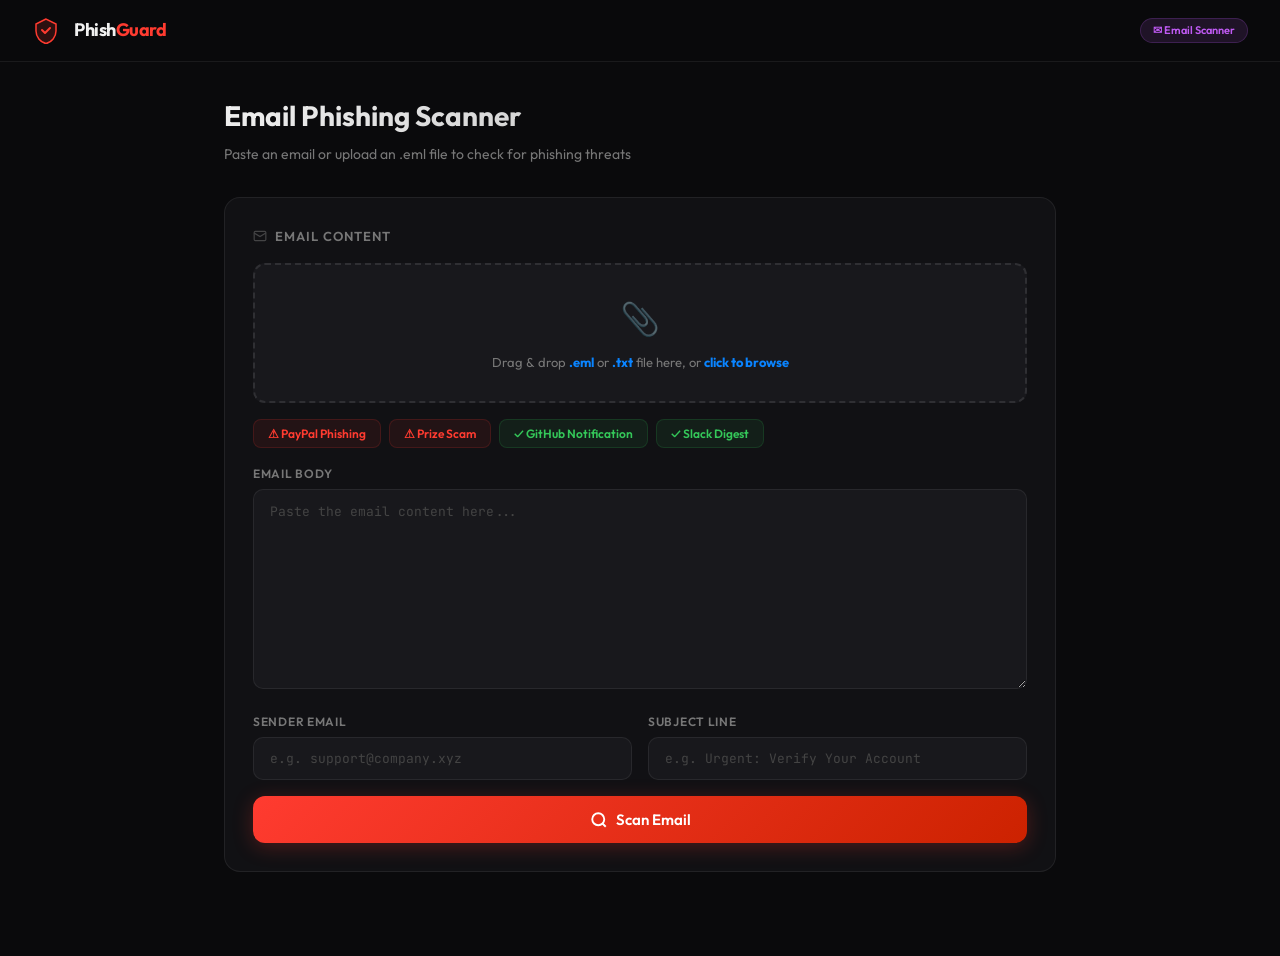
<file: extension/email_scanner.html>
<!DOCTYPE html>
<html lang="en">
<head>
  <meta charset="UTF-8">
  <title>PhishGuard — Email Scanner</title>
  <link href="https://fonts.googleapis.com/css2?family=JetBrains+Mono:wght@400;600&family=Outfit:wght@400;500;600;700&display=swap" rel="stylesheet">
  <style>
    * { margin: 0; padding: 0; box-sizing: border-box; }
    :root {
      --bg: #0a0a0c; --s1: #111114; --s2: #18181c; --s3: #1f1f24;
      --b: rgba(255,255,255,0.07);
      --t: #f0f0f0; --m: #777; --d: #444;
      --red: #FF3B30; --grn: #34C759; --blu: #0A84FF; --ylw: #FF9F0A;
      --purp: #BF5AF2;
    }
    body {
      min-height: 100vh;
      background: var(--bg);
      color: var(--t);
      font-family: 'Outfit', -apple-system, sans-serif;
      font-size: 15px;
      line-height: 1.6;
    }

    /* ── Header bar ──────────────────────────── */
    .topbar {
      position: sticky; top: 0; z-index: 100;
      display: flex; align-items: center; justify-content: space-between;
      padding: 16px 32px;
      background: rgba(10,10,12,0.85);
      backdrop-filter: blur(20px);
      border-bottom: 1px solid var(--b);
    }
    .topbar-left { display: flex; align-items: center; gap: 14px; }
    .topbar svg { flex-shrink: 0; }
    .topbar-title { font-size: 18px; font-weight: 700; letter-spacing: -0.5px; }
    .topbar-title b { color: var(--red); }
    .topbar-badge {
      font-size: 11px; font-weight: 600;
      padding: 3px 12px; border-radius: 20px;
      background: rgba(191,90,242,0.12); color: var(--purp);
      border: 1px solid rgba(191,90,242,0.2);
    }

    /* ── Layout ───────────────────────────────── */
    .container {
      max-width: 880px; margin: 0 auto;
      padding: 32px 24px 64px;
    }

    .page-title {
      font-size: 28px; font-weight: 700; margin-bottom: 4px;
      background: linear-gradient(135deg, var(--t), #aaa);
      -webkit-background-clip: text; background-clip: text; -webkit-text-fill-color: transparent; color: transparent;
    }
    .page-sub { color: var(--m); font-size: 14px; margin-bottom: 32px; }

    /* ── Card ─────────────────────────────────── */
    .card {
      background: var(--s1);
      border: 1px solid var(--b);
      border-radius: 16px;
      padding: 28px;
      margin-bottom: 20px;
    }
    .card-title {
      font-size: 13px; font-weight: 600; text-transform: uppercase;
      letter-spacing: 0.08em; color: var(--m); margin-bottom: 16px;
      display: flex; align-items: center; gap: 8px;
    }
    .card-title svg { opacity: 0.5; }

    /* ── Input fields ─────────────────────────── */
    .field { margin-bottom: 16px; }
    .field-label {
      font-size: 12px; font-weight: 600; color: var(--m);
      text-transform: uppercase; letter-spacing: 0.06em; margin-bottom: 6px;
    }
    .field input, .field textarea {
      width: 100%;
      background: var(--s2);
      color: var(--t);
      border: 1px solid var(--b);
      border-radius: 10px;
      padding: 12px 16px;
      font-family: 'JetBrains Mono', monospace;
      font-size: 13px;
      transition: border-color 0.2s, box-shadow 0.2s;
      outline: none;
    }
    .field input:focus, .field textarea:focus {
      border-color: rgba(10,132,255,0.4);
      box-shadow: 0 0 0 3px rgba(10,132,255,0.08);
    }
    .field input::placeholder, .field textarea::placeholder {
      color: var(--d);
    }
    .field textarea {
      min-height: 200px; resize: vertical;
      line-height: 1.6;
    }

    /* ── Drop zone ────────────────────────────── */
    .drop-zone {
      border: 2px dashed rgba(255,255,255,0.1);
      border-radius: 12px;
      padding: 28px;
      text-align: center;
      cursor: pointer;
      transition: all 0.25s;
      margin-bottom: 16px;
      background: var(--s2);
    }
    .drop-zone:hover, .drop-zone.drag-over {
      border-color: rgba(10,132,255,0.4);
      background: rgba(10,132,255,0.04);
    }
    .drop-zone-icon { font-size: 32px; margin-bottom: 8px; opacity: 0.4; }
    .drop-zone-text { font-size: 13px; color: var(--m); }
    .drop-zone-text b { color: var(--blu); }
    .drop-zone input[type="file"] { display: none; }

    /* ── Row layout ───────────────────────────── */
    .row { display: flex; gap: 16px; }
    .row .field { flex: 1; }

    /* ── Scan button ──────────────────────────── */
    .btn-scan {
      width: 100%;
      padding: 14px;
      border: none;
      border-radius: 12px;
      font-family: 'Outfit', sans-serif;
      font-size: 15px;
      font-weight: 600;
      cursor: pointer;
      transition: all 0.25s;
      display: flex;
      align-items: center;
      justify-content: center;
      gap: 8px;
      background: linear-gradient(135deg, var(--red), #cc2200);
      color: #fff;
      box-shadow: 0 4px 20px rgba(255,59,48,0.25);
    }
    .btn-scan:hover {
      transform: translateY(-1px);
      box-shadow: 0 6px 28px rgba(255,59,48,0.35);
    }
    .btn-scan:active { transform: translateY(0); }
    .btn-scan:disabled {
      opacity: 0.5; cursor: not-allowed;
      transform: none; box-shadow: none;
    }
    .btn-scan.scanning {
      background: linear-gradient(135deg, var(--blu), #0060cc);
      box-shadow: 0 4px 20px rgba(10,132,255,0.25);
    }

    /* ── Results panel ────────────────────────── */
    #results-panel { display: none; }
    #results-panel.visible { display: block; animation: slideUp 0.4s ease; }
    @keyframes slideUp {
      from { opacity: 0; transform: translateY(16px); }
      to { opacity: 1; transform: translateY(0); }
    }

    .result-header {
      display: flex; align-items: center; gap: 16px;
      margin-bottom: 24px;
    }
    .result-icon {
      width: 56px; height: 56px;
      border-radius: 50%;
      display: flex; align-items: center; justify-content: center;
      font-size: 26px;
    }
    .result-icon.phishing {
      background: rgba(255,59,48,0.12);
      animation: pulse-red 2s ease infinite;
    }
    .result-icon.safe {
      background: rgba(52,199,89,0.12);
    }
    @keyframes pulse-red {
      0%, 100% { box-shadow: 0 0 0 0 rgba(255,59,48,0.25); }
      50% { box-shadow: 0 0 0 14px rgba(255,59,48,0); }
    }
    .result-title { font-size: 22px; font-weight: 700; }
    .result-title.phishing { color: var(--red); }
    .result-title.safe { color: var(--grn); }
    .result-sub { font-size: 13px; color: var(--m); margin-top: 2px; }

    /* ── Confidence bar ───────────────────────── */
    .conf-section { margin-bottom: 24px; }
    .conf-label {
      display: flex; justify-content: space-between;
      font-size: 12px; font-weight: 600; color: var(--m);
      text-transform: uppercase; letter-spacing: 0.06em;
      margin-bottom: 8px;
    }
    .conf-value { color: var(--t); font-family: 'JetBrains Mono', monospace; }
    .conf-bar {
      height: 8px; background: rgba(255,255,255,0.06);
      border-radius: 4px; overflow: hidden;
    }
    .conf-fill {
      height: 100%; border-radius: 4px;
      transition: width 1s cubic-bezier(0.4, 0, 0.2, 1);
    }
    .conf-fill.low { background: linear-gradient(90deg, var(--grn), #40d865); }
    .conf-fill.medium { background: linear-gradient(90deg, var(--ylw), #ffb340); }
    .conf-fill.high { background: linear-gradient(90deg, #ff6b30, var(--red)); }

    /* ── Reasons list ─────────────────────────── */
    .reasons-title {
      font-size: 12px; font-weight: 600; color: var(--m);
      text-transform: uppercase; letter-spacing: 0.06em;
      margin-bottom: 12px;
    }
    .reason-item {
      display: flex; align-items: flex-start; gap: 10px;
      padding: 10px 14px;
      background: var(--s2);
      border: 1px solid var(--b);
      border-radius: 10px;
      margin-bottom: 8px;
      font-size: 13px;
      color: #ccc;
      animation: fadeIn 0.3s ease;
    }
    .reason-item:nth-child(2) { animation-delay: 0.05s; }
    .reason-item:nth-child(3) { animation-delay: 0.1s; }
    .reason-item:nth-child(4) { animation-delay: 0.15s; }
    .reason-item:nth-child(5) { animation-delay: 0.2s; }
    @keyframes fadeIn {
      from { opacity: 0; transform: translateX(-8px); }
      to { opacity: 1; transform: translateX(0); }
    }
    .reason-dot {
      width: 6px; height: 6px; border-radius: 50%;
      background: var(--red); margin-top: 6px; flex-shrink: 0;
    }

    /* ── Links analysis ───────────────────────── */
    .links-section {
      margin-top: 16px; padding-top: 16px;
      border-top: 1px solid var(--b);
    }
    .link-stat {
      display: inline-flex; align-items: center; gap: 6px;
      font-size: 12px; color: var(--m);
      background: var(--s2); border: 1px solid var(--b);
      padding: 5px 12px; border-radius: 8px;
      margin-right: 8px;
    }
    .link-stat b { color: var(--t); font-family: 'JetBrains Mono', monospace; }

    /* ── Example buttons ──────────────────────── */
    .examples {
      display: flex; gap: 8px; margin-bottom: 16px; flex-wrap: wrap;
    }
    .btn-example {
      padding: 6px 14px; border-radius: 8px;
      font-size: 12px; font-weight: 600;
      font-family: 'Outfit', sans-serif;
      cursor: pointer; border: none; transition: all 0.2s;
    }
    .btn-example.phish {
      background: rgba(255,59,48,0.08); color: var(--red);
      border: 1px solid rgba(255,59,48,0.15);
    }
    .btn-example.phish:hover { background: rgba(255,59,48,0.15); }
    .btn-example.safe-ex {
      background: rgba(52,199,89,0.08); color: var(--grn);
      border: 1px solid rgba(52,199,89,0.15);
    }
    .btn-example.safe-ex:hover { background: rgba(52,199,89,0.15); }

    /* ── Responsive ───────────────────────────── */
    @media (max-width: 640px) {
      .container { padding: 20px 16px 48px; }
      .topbar { padding: 14px 16px; }
      .row { flex-direction: column; gap: 0; }
      .page-title { font-size: 22px; }
    }
  </style>
</head>
<body>

  <!-- Top bar -->
  <div class="topbar">
    <div class="topbar-left">
      <svg width="28" height="28" viewBox="0 0 28 28" fill="none">
        <path d="M14 3L4 8v7c0 5.83 4.27 11.28 10 12.6C19.73 26.28 24 20.83 24 15V8L14 3z"
              fill="rgba(255,59,48,.15)" stroke="#FF3B30" stroke-width="1.5"/>
        <path d="M10 14l3 3 5-5" stroke="#FF3B30" stroke-width="2"
              stroke-linecap="round" stroke-linejoin="round"/>
      </svg>
      <div class="topbar-title">Phish<b>Guard</b></div>
    </div>
    <div class="topbar-badge">✉ Email Scanner</div>
  </div>

  <div class="container">

    <h1 class="page-title">Email Phishing Scanner</h1>
    <p class="page-sub">Paste an email or upload an .eml file to check for phishing threats</p>

    <!-- Input card -->
    <div class="card">
      <div class="card-title">
        <svg width="14" height="14" viewBox="0 0 24 24" fill="none" stroke="currentColor" stroke-width="2">
          <rect x="2" y="4" width="20" height="16" rx="2"/><polyline points="22,7 12,13 2,7"/>
        </svg>
        Email Content
      </div>

      <!-- File upload drop zone -->
      <div class="drop-zone" id="drop-zone">
        <div class="drop-zone-icon">📎</div>
        <div class="drop-zone-text">
          Drag & drop <b>.eml</b> or <b>.txt</b> file here, or <b>click to browse</b>
        </div>
        <input type="file" id="file-input" accept=".eml,.txt,.msg">
      </div>

      <!-- Example emails -->
      <div class="examples">
        <button class="btn-example phish" id="ex-phish-1">⚠ PayPal Phishing</button>
        <button class="btn-example phish" id="ex-phish-2">⚠ Prize Scam</button>
        <button class="btn-example safe-ex" id="ex-safe-1">✓ GitHub Notification</button>
        <button class="btn-example safe-ex" id="ex-safe-2">✓ Slack Digest</button>
      </div>

      <!-- Text input -->
      <div class="field">
        <div class="field-label">Email Body</div>
        <textarea id="email-body" placeholder="Paste the email content here..."></textarea>
      </div>

      <div class="row">
        <div class="field">
          <div class="field-label">Sender Email</div>
          <input type="text" id="email-sender" placeholder="e.g. support@company.xyz">
        </div>
        <div class="field">
          <div class="field-label">Subject Line</div>
          <input type="text" id="email-subject" placeholder="e.g. Urgent: Verify Your Account">
        </div>
      </div>

      <button class="btn-scan" id="btn-scan">
        <svg width="18" height="18" viewBox="0 0 24 24" fill="none" stroke="currentColor" stroke-width="2.5">
          <circle cx="11" cy="11" r="8"/><line x1="21" y1="21" x2="16.65" y2="16.65"/>
        </svg>
        Scan Email
      </button>
    </div>

    <!-- Results -->
    <div id="results-panel">
      <div class="card">
        <div class="card-title">
          <svg width="14" height="14" viewBox="0 0 24 24" fill="none" stroke="currentColor" stroke-width="2">
            <path d="M12 22s8-4 8-10V5l-8-3-8 3v7c0 6 8 10 8 10z"/>
          </svg>
          Analysis Result
        </div>

        <div class="result-header">
          <div class="result-icon" id="result-icon">⚠</div>
          <div>
            <div class="result-title" id="result-title">—</div>
            <div class="result-sub" id="result-sub">—</div>
          </div>
        </div>

        <div class="conf-section">
          <div class="conf-label">
            <span>Threat Confidence</span>
            <span class="conf-value" id="conf-value">0%</span>
          </div>
          <div class="conf-bar">
            <div class="conf-fill" id="conf-fill" style="width: 0%"></div>
          </div>
        </div>

        <div id="reasons-container" style="display:none">
          <div class="reasons-title">Why this is suspicious</div>
          <div id="reasons-list"></div>
        </div>

        <div class="links-section" id="links-section" style="display:none">
          <div class="reasons-title">Link Analysis</div>
          <div id="links-stats"></div>
        </div>
      </div>
    </div>

  </div>

  <script src="email_scanner.js"></script>
</body>
</html>
</file>
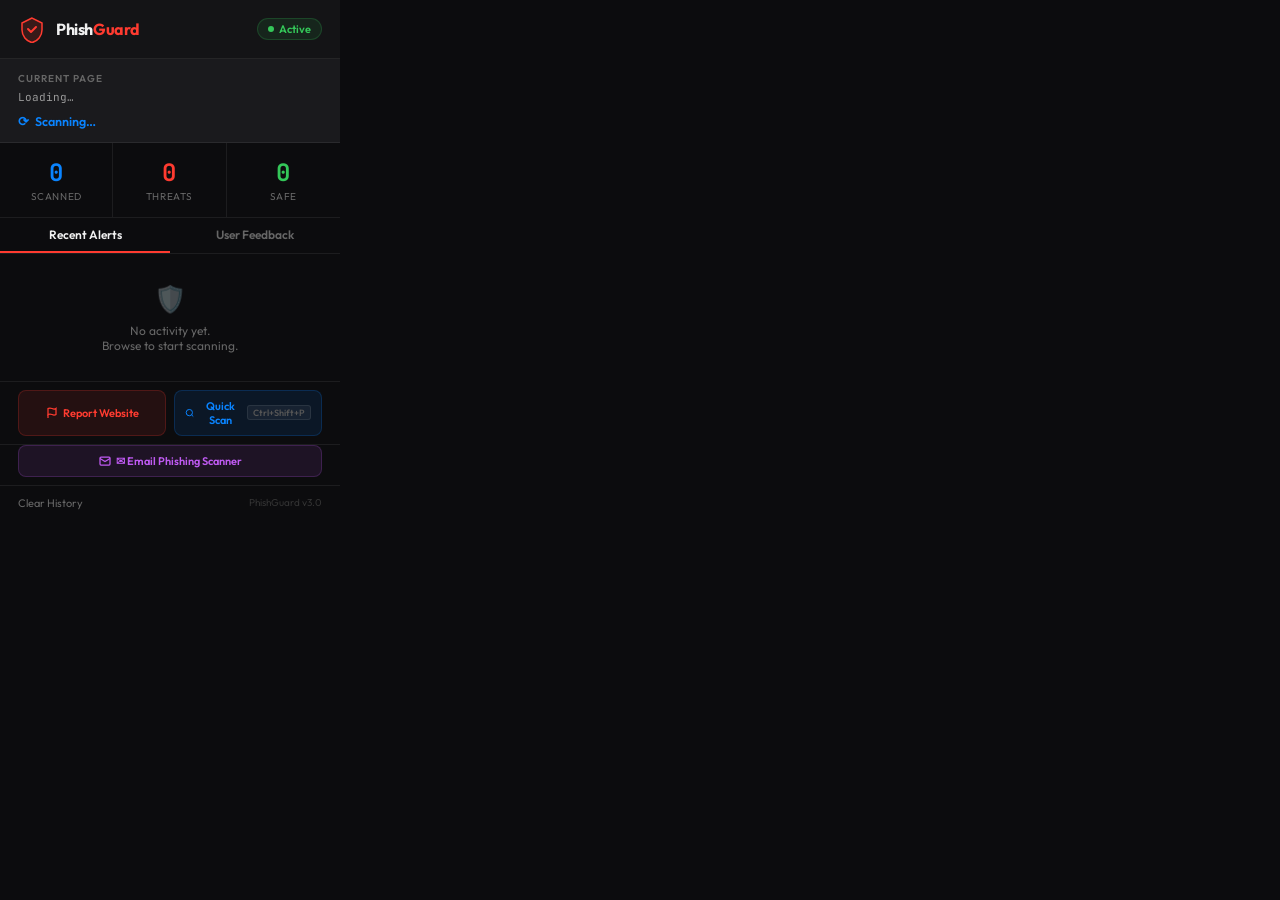
<file: extension/popup.html>
<!DOCTYPE html>
<html lang="en">
<head>
  <meta charset="UTF-8">
  <title>PhishGuard</title>
  <link href="https://fonts.googleapis.com/css2?family=JetBrains+Mono:wght@400;600&family=Outfit:wght@400;500;600;700&display=swap" rel="stylesheet">
  <style>
    *{margin:0;padding:0;box-sizing:border-box}
    :root{
      --bg:#0c0c0e;--s1:#141416;--s2:#1a1a1d;
      --b:rgba(255,255,255,0.07);
      --t:#f0f0f0;--m:#666;
      --red:#FF3B30;--grn:#34C759;--blu:#0A84FF;--ylw:#FF9F0A;
    }
    body{width:340px;background:var(--bg);color:var(--t);font-family:'Outfit',sans-serif;font-size:14px}

    /* ── Header ─────────────────────────────── */
    .hdr{padding:15px 18px;background:var(--s1);border-bottom:1px solid var(--b);
      display:flex;align-items:center;justify-content:space-between}
    .logo{display:flex;align-items:center;gap:10px}
    .logo-txt{font-weight:700;font-size:16px;letter-spacing:-.4px}
    .logo-txt b{color:var(--red)}
    .pill{display:flex;align-items:center;gap:5px;font-size:11px;font-weight:600;
      color:var(--grn);background:rgba(52,199,89,.1);border:1px solid rgba(52,199,89,.2);
      padding:3px 10px;border-radius:20px}
    .dot{width:6px;height:6px;background:var(--grn);border-radius:50%;animation:pulse 2s infinite}
    @keyframes pulse{0%,100%{opacity:1}50%{opacity:.3}}

    /* ── Current tab ─────────────────────────── */
    .cur{padding:13px 18px;background:var(--s2);border-bottom:1px solid var(--b)}
    .lbl{font-size:10px;text-transform:uppercase;letter-spacing:.1em;color:var(--m);
      font-weight:600;margin-bottom:5px}
    .url-txt{font-family:'JetBrains Mono',monospace;font-size:11px;color:#999;
      word-break:break-all;line-height:1.45}
    .url-st{display:flex;align-items:center;gap:6px;margin-top:7px;font-size:12.5px;font-weight:600}
    .url-st.safe{color:var(--grn)} .url-st.danger{color:var(--red)}
    .url-st.scan{color:var(--blu)}

    /* ── Stats row ───────────────────────────── */
    .stats{display:grid;grid-template-columns:1fr 1fr 1fr;border-bottom:1px solid var(--b)}
    .sc{padding:14px 0;text-align:center;border-right:1px solid var(--b)}
    .sc:last-child{border-right:none}
    .sv{font-size:24px;font-weight:700;font-family:'JetBrains Mono',monospace;margin-bottom:2px}
    .sv.t{color:var(--blu)}.sv.p{color:var(--red)}.sv.s{color:var(--grn)}
    .sk{font-size:10px;color:var(--m);text-transform:uppercase;letter-spacing:.06em}

    /* ── Tabs ────────────────────────────────── */
    .tabs{display:flex;border-bottom:1px solid var(--b)}
    .tab{flex:1;padding:9px;text-align:center;font-size:12px;font-weight:600;
      color:var(--m);cursor:pointer;transition:.2s;border-bottom:2px solid transparent}
    .tab.active{color:var(--t);border-bottom-color:var(--red)}

    /* ── Alert list ──────────────────────────── */
    .panel{display:none} .panel.active{display:block}
    .al-wrap{max-height:190px;overflow-y:auto;scrollbar-width:thin;scrollbar-color:#333 transparent}
    .al{padding:9px 18px;border-bottom:1px solid var(--b);display:flex;
      align-items:center;gap:10px;transition:background .15s;cursor:default}
    .al:hover{background:var(--s1)}
    .aldot{width:7px;height:7px;border-radius:50%;flex-shrink:0}
    .aldot.p{background:var(--red)} .aldot.s{background:var(--grn)}
    .al-info{flex:1;overflow:hidden}
    .al-host{font-size:12px;font-weight:500;color:#ddd;
      white-space:nowrap;overflow:hidden;text-overflow:ellipsis}
    .al-time{font-size:10px;color:var(--m);margin-top:1px}
    .albadge{font-size:10px;font-weight:600;padding:2px 8px;border-radius:10px}
    .albadge.p{background:rgba(255,59,48,.12);color:var(--red);border:1px solid rgba(255,59,48,.2)}
    .albadge.s{background:rgba(52,199,89,.1);color:var(--grn);border:1px solid rgba(52,199,89,.15)}
    .empty{padding:28px 18px;text-align:center;color:var(--m);font-size:12px}
    .empty-ico{font-size:26px;margin-bottom:8px;opacity:.35}

    /* ── Feedback log ────────────────────────── */
    .fb{padding:9px 18px;border-bottom:1px solid var(--b);font-size:12px;
      display:flex;align-items:center;gap:8px;color:#bbb}
    .fb-verdict{font-size:10px;font-weight:700;padding:2px 8px;border-radius:10px;text-transform:uppercase}
    .fb-verdict.safe{background:rgba(52,199,89,.12);color:var(--grn)}
    .fb-verdict.phishing{background:rgba(255,59,48,.12);color:var(--red)}
    .fb-verdict.user_proceeded{background:rgba(255,159,10,.12);color:var(--ylw)}

    /* ── Actions bar ─────────────────────────── */
    .actbar{padding:10px 18px;border-top:1px solid var(--b);
      display:flex;justify-content:space-between;align-items:center}
    .btn-sm{font-size:11px;color:var(--m);background:none;border:none;
      cursor:pointer;font-family:'Outfit',sans-serif;transition:color .2s;padding:0}
    .btn-sm:hover{color:var(--red)}
    .ver{font-size:10px;color:#333}

    /* ── Report & Quick Scan buttons ─────────── */
    .action-btns{padding:8px 18px;border-top:1px solid var(--b);display:flex;gap:8px}
    .btn-action{flex:1;padding:8px 10px;border-radius:8px;font-size:11px;font-weight:600;
      font-family:'Outfit',sans-serif;cursor:pointer;transition:all .2s;
      display:flex;align-items:center;justify-content:center;gap:5px;border:none}
    .btn-report{background:rgba(255,59,48,.1);color:var(--red);border:1px solid rgba(255,59,48,.2)}
    .btn-report:hover{background:rgba(255,59,48,.2)}
    .btn-scan{background:rgba(10,132,255,.1);color:var(--blu);border:1px solid rgba(10,132,255,.2)}
    .btn-scan:hover{background:rgba(10,132,255,.2)}
    .shortcut{font-size:9px;color:#555;background:rgba(255,255,255,.05);padding:1px 5px;
      border-radius:3px;border:1px solid rgba(255,255,255,.08)}

    /* ── Report Modal ────────────────────────── */
    .modal-bg{position:fixed;inset:0;background:rgba(0,0,0,.7);z-index:999;
      display:flex;align-items:center;justify-content:center}
    .modal{background:var(--s1);border:1px solid var(--b);border-radius:12px;
      width:300px;padding:20px;animation:fadeIn .2s ease}
    @keyframes fadeIn{from{opacity:0;transform:scale(.95)}to{opacity:1;transform:scale(1)}}
    .modal h3{font-size:14px;margin-bottom:12px;color:var(--t)}
    .modal select,.modal textarea{width:100%;background:var(--s2);color:var(--t);
      border:1px solid var(--b);border-radius:6px;padding:8px;font-size:12px;
      font-family:'Outfit',sans-serif;margin-bottom:10px;resize:vertical}
    .modal textarea{height:60px}
    .modal-btns{display:flex;gap:8px;justify-content:flex-end}
    .modal-btns button{padding:7px 16px;border-radius:6px;font-size:12px;font-weight:600;
      cursor:pointer;font-family:'Outfit',sans-serif;border:none;transition:all .2s}
    .modal-submit{background:var(--red);color:#fff}
    .modal-submit:hover{background:#e02020}
    .modal-cancel{background:var(--s2);color:var(--m);border:1px solid var(--b)!important}
    .modal-cancel:hover{color:var(--t)}
  </style>
</head>
<body>

  <!-- Header -->
  <div class="hdr">
    <div class="logo">
      <svg width="28" height="28" viewBox="0 0 28 28" fill="none">
        <path d="M14 3L4 8v7c0 5.83 4.27 11.28 10 12.6C19.73 26.28 24 20.83 24 15V8L14 3z"
              fill="rgba(255,59,48,.15)" stroke="#FF3B30" stroke-width="1.5"/>
        <path d="M10 14l3 3 5-5" stroke="#FF3B30" stroke-width="2"
              stroke-linecap="round" stroke-linejoin="round"/>
      </svg>
      <div class="logo-txt">Phish<b>Guard</b></div>
    </div>
    <div class="pill"><div class="dot"></div>Active</div>
  </div>

  <!-- Current Tab -->
  <div class="cur">
    <div class="lbl">Current Page</div>
    <div class="url-txt" id="cur-url">Loading…</div>
    <div class="url-st scan" id="cur-st"><span id="st-ico">⟳</span><span id="st-txt">Scanning…</span></div>
  </div>

  <!-- Stats -->
  <div class="stats">
    <div class="sc"><div class="sv t" id="s-total">0</div><div class="sk">Scanned</div></div>
    <div class="sc"><div class="sv p" id="s-phish">0</div><div class="sk">Threats</div></div>
    <div class="sc"><div class="sv s" id="s-safe">0</div><div class="sk">Safe</div></div>
  </div>

  <!-- Tabs -->
  <div class="tabs">
    <div class="tab active" data-panel="alerts">Recent Alerts</div>
    <div class="tab" data-panel="feedback">User Feedback</div>
  </div>

  <!-- Alert List -->
  <div class="panel active" id="panel-alerts">
    <div class="al-wrap" id="al-list">
      <div class="empty"><div class="empty-ico">🛡️</div>No activity yet.<br>Browse to start scanning.</div>
    </div>
  </div>

  <!-- Feedback Log -->
  <div class="panel" id="panel-feedback">
    <div class="al-wrap" id="fb-list">
      <div class="empty"><div class="empty-ico">💬</div>No feedback submitted yet.</div>
    </div>
  </div>

  <!-- Action Buttons -->
  <div class="action-btns">
    <button class="btn-action btn-report" id="btn-report">
      <svg width="12" height="12" viewBox="0 0 24 24" fill="none" stroke="currentColor" stroke-width="2.5">
        <path d="M4 15s1-1 4-1 5 2 8 2 4-1 4-1V3s-1 1-4 1-5-2-8-2-4 1-4 1z"/>
        <line x1="4" y1="22" x2="4" y2="15"/>
      </svg>
      Report Website
    </button>
    <button class="btn-action btn-scan" id="btn-quickscan">
      <svg width="12" height="12" viewBox="0 0 24 24" fill="none" stroke="currentColor" stroke-width="2.5">
        <circle cx="11" cy="11" r="8"/><line x1="21" y1="21" x2="16.65" y2="16.65"/>
      </svg>
      Quick Scan <span class="shortcut">Ctrl+Shift+P</span>
    </button>
  </div>
  <div class="action-btns" style="padding-top:0">
    <button class="btn-action btn-email" id="btn-email-scanner" style="background:rgba(191,90,242,.1);color:#BF5AF2;border:1px solid rgba(191,90,242,.2);width:100%">
      <svg width="12" height="12" viewBox="0 0 24 24" fill="none" stroke="currentColor" stroke-width="2.5">
        <rect x="2" y="4" width="20" height="16" rx="2"/><polyline points="22,7 12,13 2,7"/>
      </svg>
      ✉ Email Phishing Scanner
    </button>
  </div>

  <!-- Actions -->
  <div class="actbar">
    <button class="btn-sm" id="btn-clear">Clear History</button>
    <div class="ver">PhishGuard v3.0</div>
  </div>

  <!-- Report Modal (hidden) -->
  <div class="modal-bg" id="report-modal" style="display:none">
    <div class="modal">
      <h3>🚩 Report Suspicious Website</h3>
      <div class="lbl" style="margin-bottom:6px">Website</div>
      <div class="url-txt" id="report-url" style="margin-bottom:10px">—</div>
      <select id="report-reason">
        <option value="phishing">Phishing / Scam</option>
        <option value="malware">Malware / Virus</option>
        <option value="fake">Fake / Impersonation</option>
        <option value="spam">Spam / Misleading</option>
        <option value="other">Other</option>
      </select>
      <textarea id="report-notes" placeholder="Additional details (optional)..."></textarea>
      <div class="modal-btns">
        <button class="modal-cancel" id="report-cancel">Cancel</button>
        <button class="modal-submit" id="report-submit">Submit Report</button>
      </div>
    </div>
  </div>

  <script src="popup.js"></script>
</body>
</html>
</file>
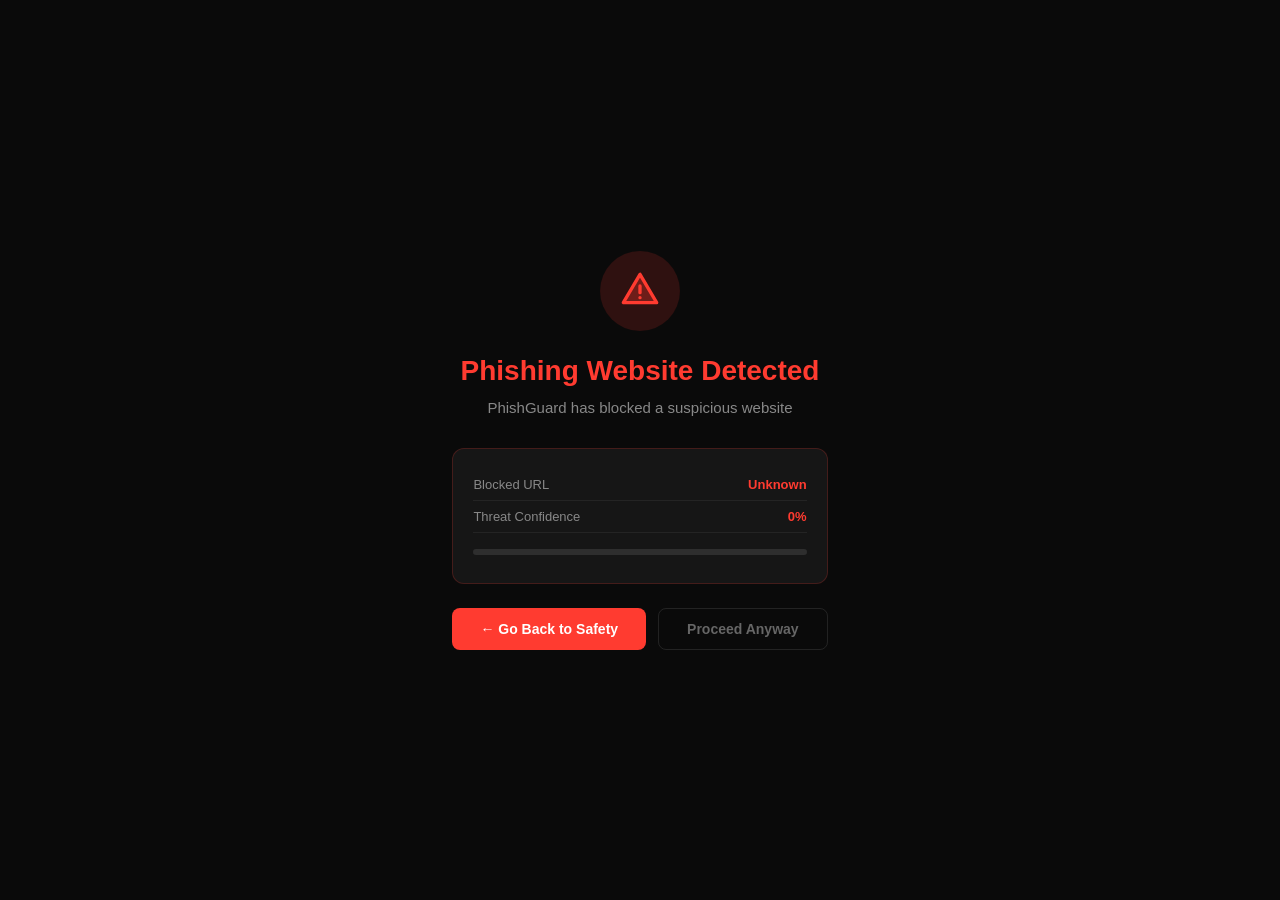
<file: extension/warning.html>
<!DOCTYPE html>
<html lang="en">
<head>
  <meta charset="UTF-8">
  <title>PhishGuard — Phishing Warning</title>
  <style>
    * { margin: 0; padding: 0; box-sizing: border-box; }
    body {
      min-height: 100vh;
      background: #0a0a0a;
      color: #fff;
      font-family: -apple-system, BlinkMacSystemFont, 'Segoe UI', sans-serif;
      display: flex;
      align-items: center;
      justify-content: center;
    }
    .container {
      text-align: center;
      max-width: 560px;
      padding: 40px;
    }
    .shield {
      width: 80px; height: 80px;
      margin: 0 auto 24px;
      background: rgba(255,59,48,0.15);
      border-radius: 50%;
      display: flex;
      align-items: center;
      justify-content: center;
      animation: pulse 2s ease infinite;
    }
    @keyframes pulse {
      0%, 100% { box-shadow: 0 0 0 0 rgba(255,59,48,0.3); }
      50% { box-shadow: 0 0 0 20px rgba(255,59,48,0); }
    }
    h1 { font-size: 28px; color: #FF3B30; margin-bottom: 12px; }
    .subtitle { color: #888; font-size: 15px; margin-bottom: 32px; }
    .info-box {
      background: rgba(255,255,255,0.05);
      border: 1px solid rgba(255,59,48,0.2);
      border-radius: 12px;
      padding: 20px;
      margin-bottom: 24px;
      text-align: left;
    }
    .info-row { display: flex; justify-content: space-between; padding: 8px 0; border-bottom: 1px solid rgba(255,255,255,0.06); }
    .info-row:last-child { border-bottom: none; }
    .info-label { color: #888; font-size: 13px; }
    .info-value { color: #fff; font-size: 13px; font-weight: 600; word-break: break-all; max-width: 300px; text-align: right; }
    .info-value.danger { color: #FF3B30; }
    .reasons { text-align: left; margin-bottom: 24px; }
    .reasons h3 { font-size: 13px; color: #888; text-transform: uppercase; letter-spacing: 0.05em; margin-bottom: 10px; }
    .reasons li { color: #ccc; font-size: 13px; line-height: 1.8; margin-left: 18px; }
    .actions { display: flex; gap: 12px; justify-content: center; }
    .btn {
      padding: 12px 28px;
      border-radius: 8px;
      font-size: 14px;
      font-weight: 600;
      cursor: pointer;
      border: none;
      transition: all 0.2s;
    }
    .btn-back { background: #FF3B30; color: #fff; }
    .btn-back:hover { background: #e02020; }
    .btn-proceed { background: transparent; color: #666; border: 1px solid rgba(255,255,255,0.1); }
    .btn-proceed:hover { color: #999; border-color: rgba(255,255,255,0.2); }
    .confidence-bar {
      height: 6px;
      background: rgba(255,255,255,0.1);
      border-radius: 3px;
      overflow: hidden;
      margin-top: 4px;
    }
    .confidence-fill {
      height: 100%;
      background: linear-gradient(90deg, #FF9500, #FF3B30);
      border-radius: 3px;
      transition: width 0.8s ease;
    }
  </style>
</head>
<body>
  <div class="container">
    <div class="shield">
      <svg width="40" height="40" viewBox="0 0 24 24" fill="none">
        <path d="M12 2L2 19h20L12 2z" fill="#FF3B30" opacity="0.3"/>
        <path d="M12 2L2 19h20L12 2z" stroke="#FF3B30" stroke-width="2" stroke-linejoin="round"/>
        <line x1="12" y1="9" x2="12" y2="13" stroke="#FF3B30" stroke-width="2" stroke-linecap="round"/>
        <circle cx="12" cy="16" r="1" fill="#FF3B30"/>
      </svg>
    </div>
    <h1>Phishing Website Detected</h1>
    <p class="subtitle">PhishGuard has blocked a suspicious website</p>

    <div class="info-box">
      <div class="info-row">
        <span class="info-label">Blocked URL</span>
        <span class="info-value danger" id="blocked-url">—</span>
      </div>
      <div class="info-row">
        <span class="info-label">Threat Confidence</span>
        <span class="info-value danger" id="confidence">—</span>
      </div>
      <div class="info-row" style="display:block; padding-top:12px;">
        <div class="confidence-bar">
          <div class="confidence-fill" id="conf-bar" style="width:0%"></div>
        </div>
      </div>
    </div>

    <div class="reasons" id="reasons-section" style="display:none">
      <h3>Why this is suspicious</h3>
      <ul id="reasons-list"></ul>
    </div>

    <div class="actions">
      <button class="btn btn-back" id="go-back">← Go Back to Safety</button>
      <button class="btn btn-proceed" id="proceed">Proceed Anyway</button>
    </div>
  </div>

  <script src="warning.js"></script>

</body>
</html>
</file>
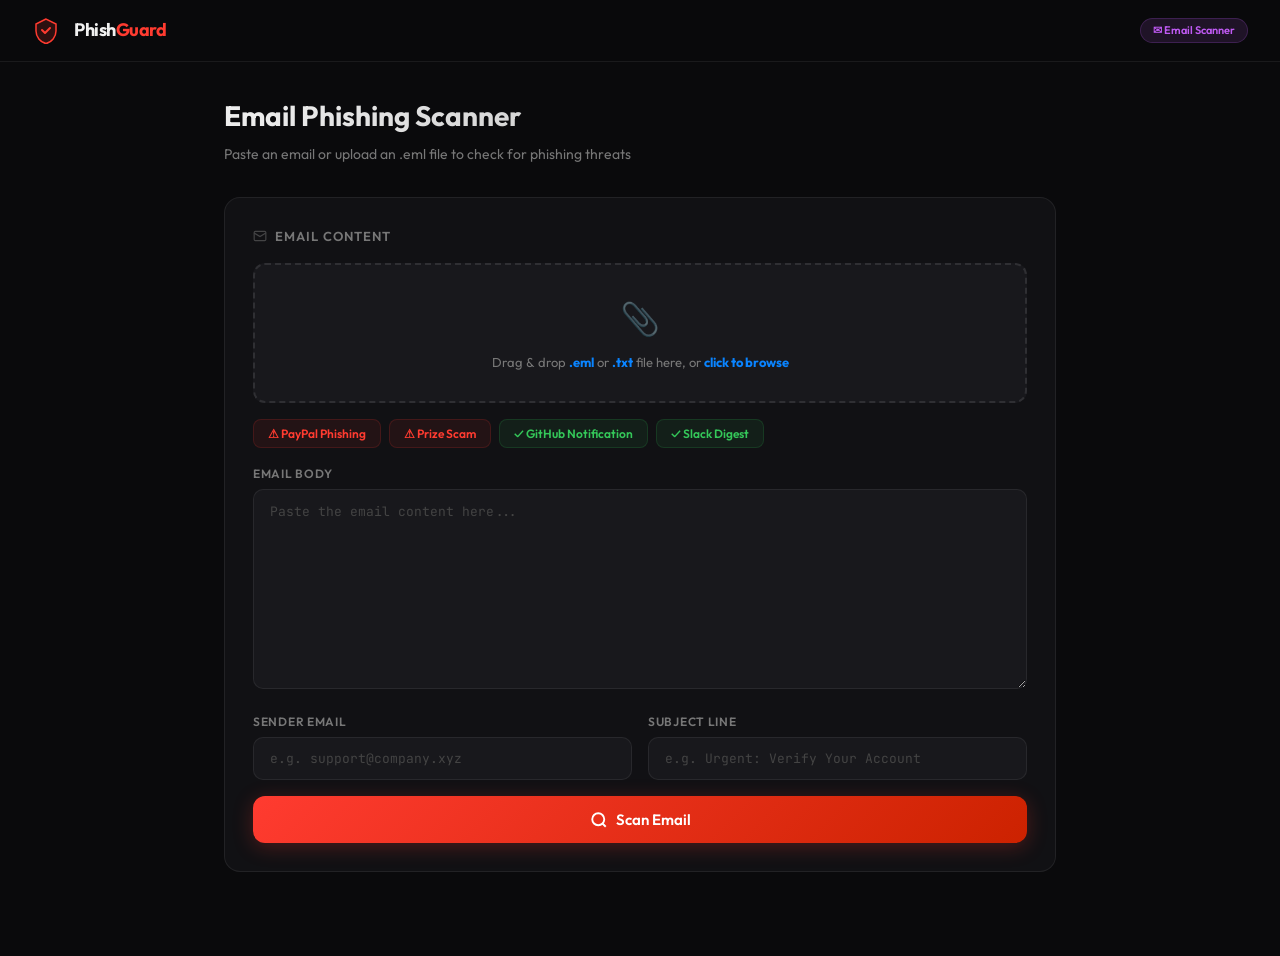
<file: scratch/test_zip/email_scanner.html>
<!DOCTYPE html>
<html lang="en">
<head>
  <meta charset="UTF-8">
  <title>PhishGuard — Email Scanner</title>
  <link href="https://fonts.googleapis.com/css2?family=JetBrains+Mono:wght@400;600&family=Outfit:wght@400;500;600;700&display=swap" rel="stylesheet">
  <style>
    * { margin: 0; padding: 0; box-sizing: border-box; }
    :root {
      --bg: #0a0a0c; --s1: #111114; --s2: #18181c; --s3: #1f1f24;
      --b: rgba(255,255,255,0.07);
      --t: #f0f0f0; --m: #777; --d: #444;
      --red: #FF3B30; --grn: #34C759; --blu: #0A84FF; --ylw: #FF9F0A;
      --purp: #BF5AF2;
    }
    body {
      min-height: 100vh;
      background: var(--bg);
      color: var(--t);
      font-family: 'Outfit', -apple-system, sans-serif;
      font-size: 15px;
      line-height: 1.6;
    }

    /* ── Header bar ──────────────────────────── */
    .topbar {
      position: sticky; top: 0; z-index: 100;
      display: flex; align-items: center; justify-content: space-between;
      padding: 16px 32px;
      background: rgba(10,10,12,0.85);
      backdrop-filter: blur(20px);
      border-bottom: 1px solid var(--b);
    }
    .topbar-left { display: flex; align-items: center; gap: 14px; }
    .topbar svg { flex-shrink: 0; }
    .topbar-title { font-size: 18px; font-weight: 700; letter-spacing: -0.5px; }
    .topbar-title b { color: var(--red); }
    .topbar-badge {
      font-size: 11px; font-weight: 600;
      padding: 3px 12px; border-radius: 20px;
      background: rgba(191,90,242,0.12); color: var(--purp);
      border: 1px solid rgba(191,90,242,0.2);
    }

    /* ── Layout ───────────────────────────────── */
    .container {
      max-width: 880px; margin: 0 auto;
      padding: 32px 24px 64px;
    }

    .page-title {
      font-size: 28px; font-weight: 700; margin-bottom: 4px;
      background: linear-gradient(135deg, var(--t), #aaa);
      -webkit-background-clip: text; -webkit-text-fill-color: transparent;
    }
    .page-sub { color: var(--m); font-size: 14px; margin-bottom: 32px; }

    /* ── Card ─────────────────────────────────── */
    .card {
      background: var(--s1);
      border: 1px solid var(--b);
      border-radius: 16px;
      padding: 28px;
      margin-bottom: 20px;
    }
    .card-title {
      font-size: 13px; font-weight: 600; text-transform: uppercase;
      letter-spacing: 0.08em; color: var(--m); margin-bottom: 16px;
      display: flex; align-items: center; gap: 8px;
    }
    .card-title svg { opacity: 0.5; }

    /* ── Input fields ─────────────────────────── */
    .field { margin-bottom: 16px; }
    .field-label {
      font-size: 12px; font-weight: 600; color: var(--m);
      text-transform: uppercase; letter-spacing: 0.06em; margin-bottom: 6px;
    }
    .field input, .field textarea {
      width: 100%;
      background: var(--s2);
      color: var(--t);
      border: 1px solid var(--b);
      border-radius: 10px;
      padding: 12px 16px;
      font-family: 'JetBrains Mono', monospace;
      font-size: 13px;
      transition: border-color 0.2s, box-shadow 0.2s;
      outline: none;
    }
    .field input:focus, .field textarea:focus {
      border-color: rgba(10,132,255,0.4);
      box-shadow: 0 0 0 3px rgba(10,132,255,0.08);
    }
    .field input::placeholder, .field textarea::placeholder {
      color: var(--d);
    }
    .field textarea {
      min-height: 200px; resize: vertical;
      line-height: 1.6;
    }

    /* ── Drop zone ────────────────────────────── */
    .drop-zone {
      border: 2px dashed rgba(255,255,255,0.1);
      border-radius: 12px;
      padding: 28px;
      text-align: center;
      cursor: pointer;
      transition: all 0.25s;
      margin-bottom: 16px;
      background: var(--s2);
    }
    .drop-zone:hover, .drop-zone.drag-over {
      border-color: rgba(10,132,255,0.4);
      background: rgba(10,132,255,0.04);
    }
    .drop-zone-icon { font-size: 32px; margin-bottom: 8px; opacity: 0.4; }
    .drop-zone-text { font-size: 13px; color: var(--m); }
    .drop-zone-text b { color: var(--blu); }
    .drop-zone input[type="file"] { display: none; }

    /* ── Row layout ───────────────────────────── */
    .row { display: flex; gap: 16px; }
    .row .field { flex: 1; }

    /* ── Scan button ──────────────────────────── */
    .btn-scan {
      width: 100%;
      padding: 14px;
      border: none;
      border-radius: 12px;
      font-family: 'Outfit', sans-serif;
      font-size: 15px;
      font-weight: 600;
      cursor: pointer;
      transition: all 0.25s;
      display: flex;
      align-items: center;
      justify-content: center;
      gap: 8px;
      background: linear-gradient(135deg, var(--red), #cc2200);
      color: #fff;
      box-shadow: 0 4px 20px rgba(255,59,48,0.25);
    }
    .btn-scan:hover {
      transform: translateY(-1px);
      box-shadow: 0 6px 28px rgba(255,59,48,0.35);
    }
    .btn-scan:active { transform: translateY(0); }
    .btn-scan:disabled {
      opacity: 0.5; cursor: not-allowed;
      transform: none; box-shadow: none;
    }
    .btn-scan.scanning {
      background: linear-gradient(135deg, var(--blu), #0060cc);
      box-shadow: 0 4px 20px rgba(10,132,255,0.25);
    }

    /* ── Results panel ────────────────────────── */
    #results-panel { display: none; }
    #results-panel.visible { display: block; animation: slideUp 0.4s ease; }
    @keyframes slideUp {
      from { opacity: 0; transform: translateY(16px); }
      to { opacity: 1; transform: translateY(0); }
    }

    .result-header {
      display: flex; align-items: center; gap: 16px;
      margin-bottom: 24px;
    }
    .result-icon {
      width: 56px; height: 56px;
      border-radius: 50%;
      display: flex; align-items: center; justify-content: center;
      font-size: 26px;
    }
    .result-icon.phishing {
      background: rgba(255,59,48,0.12);
      animation: pulse-red 2s ease infinite;
    }
    .result-icon.safe {
      background: rgba(52,199,89,0.12);
    }
    @keyframes pulse-red {
      0%, 100% { box-shadow: 0 0 0 0 rgba(255,59,48,0.25); }
      50% { box-shadow: 0 0 0 14px rgba(255,59,48,0); }
    }
    .result-title { font-size: 22px; font-weight: 700; }
    .result-title.phishing { color: var(--red); }
    .result-title.safe { color: var(--grn); }
    .result-sub { font-size: 13px; color: var(--m); margin-top: 2px; }

    /* ── Confidence bar ───────────────────────── */
    .conf-section { margin-bottom: 24px; }
    .conf-label {
      display: flex; justify-content: space-between;
      font-size: 12px; font-weight: 600; color: var(--m);
      text-transform: uppercase; letter-spacing: 0.06em;
      margin-bottom: 8px;
    }
    .conf-value { color: var(--t); font-family: 'JetBrains Mono', monospace; }
    .conf-bar {
      height: 8px; background: rgba(255,255,255,0.06);
      border-radius: 4px; overflow: hidden;
    }
    .conf-fill {
      height: 100%; border-radius: 4px;
      transition: width 1s cubic-bezier(0.4, 0, 0.2, 1);
    }
    .conf-fill.low { background: linear-gradient(90deg, var(--grn), #40d865); }
    .conf-fill.medium { background: linear-gradient(90deg, var(--ylw), #ffb340); }
    .conf-fill.high { background: linear-gradient(90deg, #ff6b30, var(--red)); }

    /* ── Reasons list ─────────────────────────── */
    .reasons-title {
      font-size: 12px; font-weight: 600; color: var(--m);
      text-transform: uppercase; letter-spacing: 0.06em;
      margin-bottom: 12px;
    }
    .reason-item {
      display: flex; align-items: flex-start; gap: 10px;
      padding: 10px 14px;
      background: var(--s2);
      border: 1px solid var(--b);
      border-radius: 10px;
      margin-bottom: 8px;
      font-size: 13px;
      color: #ccc;
      animation: fadeIn 0.3s ease;
    }
    .reason-item:nth-child(2) { animation-delay: 0.05s; }
    .reason-item:nth-child(3) { animation-delay: 0.1s; }
    .reason-item:nth-child(4) { animation-delay: 0.15s; }
    .reason-item:nth-child(5) { animation-delay: 0.2s; }
    @keyframes fadeIn {
      from { opacity: 0; transform: translateX(-8px); }
      to { opacity: 1; transform: translateX(0); }
    }
    .reason-dot {
      width: 6px; height: 6px; border-radius: 50%;
      background: var(--red); margin-top: 6px; flex-shrink: 0;
    }

    /* ── Links analysis ───────────────────────── */
    .links-section {
      margin-top: 16px; padding-top: 16px;
      border-top: 1px solid var(--b);
    }
    .link-stat {
      display: inline-flex; align-items: center; gap: 6px;
      font-size: 12px; color: var(--m);
      background: var(--s2); border: 1px solid var(--b);
      padding: 5px 12px; border-radius: 8px;
      margin-right: 8px;
    }
    .link-stat b { color: var(--t); font-family: 'JetBrains Mono', monospace; }

    /* ── Example buttons ──────────────────────── */
    .examples {
      display: flex; gap: 8px; margin-bottom: 16px; flex-wrap: wrap;
    }
    .btn-example {
      padding: 6px 14px; border-radius: 8px;
      font-size: 12px; font-weight: 600;
      font-family: 'Outfit', sans-serif;
      cursor: pointer; border: none; transition: all 0.2s;
    }
    .btn-example.phish {
      background: rgba(255,59,48,0.08); color: var(--red);
      border: 1px solid rgba(255,59,48,0.15);
    }
    .btn-example.phish:hover { background: rgba(255,59,48,0.15); }
    .btn-example.safe-ex {
      background: rgba(52,199,89,0.08); color: var(--grn);
      border: 1px solid rgba(52,199,89,0.15);
    }
    .btn-example.safe-ex:hover { background: rgba(52,199,89,0.15); }

    /* ── Responsive ───────────────────────────── */
    @media (max-width: 640px) {
      .container { padding: 20px 16px 48px; }
      .topbar { padding: 14px 16px; }
      .row { flex-direction: column; gap: 0; }
      .page-title { font-size: 22px; }
    }
  </style>
</head>
<body>

  <!-- Top bar -->
  <div class="topbar">
    <div class="topbar-left">
      <svg width="28" height="28" viewBox="0 0 28 28" fill="none">
        <path d="M14 3L4 8v7c0 5.83 4.27 11.28 10 12.6C19.73 26.28 24 20.83 24 15V8L14 3z"
              fill="rgba(255,59,48,.15)" stroke="#FF3B30" stroke-width="1.5"/>
        <path d="M10 14l3 3 5-5" stroke="#FF3B30" stroke-width="2"
              stroke-linecap="round" stroke-linejoin="round"/>
      </svg>
      <div class="topbar-title">Phish<b>Guard</b></div>
    </div>
    <div class="topbar-badge">✉ Email Scanner</div>
  </div>

  <div class="container">

    <h1 class="page-title">Email Phishing Scanner</h1>
    <p class="page-sub">Paste an email or upload an .eml file to check for phishing threats</p>

    <!-- Input card -->
    <div class="card">
      <div class="card-title">
        <svg width="14" height="14" viewBox="0 0 24 24" fill="none" stroke="currentColor" stroke-width="2">
          <rect x="2" y="4" width="20" height="16" rx="2"/><polyline points="22,7 12,13 2,7"/>
        </svg>
        Email Content
      </div>

      <!-- File upload drop zone -->
      <div class="drop-zone" id="drop-zone">
        <div class="drop-zone-icon">📎</div>
        <div class="drop-zone-text">
          Drag & drop <b>.eml</b> or <b>.txt</b> file here, or <b>click to browse</b>
        </div>
        <input type="file" id="file-input" accept=".eml,.txt,.msg">
      </div>

      <!-- Example emails -->
      <div class="examples">
        <button class="btn-example phish" id="ex-phish-1">⚠ PayPal Phishing</button>
        <button class="btn-example phish" id="ex-phish-2">⚠ Prize Scam</button>
        <button class="btn-example safe-ex" id="ex-safe-1">✓ GitHub Notification</button>
        <button class="btn-example safe-ex" id="ex-safe-2">✓ Slack Digest</button>
      </div>

      <!-- Text input -->
      <div class="field">
        <div class="field-label">Email Body</div>
        <textarea id="email-body" placeholder="Paste the email content here..."></textarea>
      </div>

      <div class="row">
        <div class="field">
          <div class="field-label">Sender Email</div>
          <input type="text" id="email-sender" placeholder="e.g. support@company.xyz">
        </div>
        <div class="field">
          <div class="field-label">Subject Line</div>
          <input type="text" id="email-subject" placeholder="e.g. Urgent: Verify Your Account">
        </div>
      </div>

      <button class="btn-scan" id="btn-scan">
        <svg width="18" height="18" viewBox="0 0 24 24" fill="none" stroke="currentColor" stroke-width="2.5">
          <circle cx="11" cy="11" r="8"/><line x1="21" y1="21" x2="16.65" y2="16.65"/>
        </svg>
        Scan Email
      </button>
    </div>

    <!-- Results -->
    <div id="results-panel">
      <div class="card">
        <div class="card-title">
          <svg width="14" height="14" viewBox="0 0 24 24" fill="none" stroke="currentColor" stroke-width="2">
            <path d="M12 22s8-4 8-10V5l-8-3-8 3v7c0 6 8 10 8 10z"/>
          </svg>
          Analysis Result
        </div>

        <div class="result-header">
          <div class="result-icon" id="result-icon">⚠</div>
          <div>
            <div class="result-title" id="result-title">—</div>
            <div class="result-sub" id="result-sub">—</div>
          </div>
        </div>

        <div class="conf-section">
          <div class="conf-label">
            <span>Threat Confidence</span>
            <span class="conf-value" id="conf-value">0%</span>
          </div>
          <div class="conf-bar">
            <div class="conf-fill" id="conf-fill" style="width: 0%"></div>
          </div>
        </div>

        <div id="reasons-container" style="display:none">
          <div class="reasons-title">Why this is suspicious</div>
          <div id="reasons-list"></div>
        </div>

        <div class="links-section" id="links-section" style="display:none">
          <div class="reasons-title">Link Analysis</div>
          <div id="links-stats"></div>
        </div>
      </div>
    </div>

  </div>

  <script src="email_scanner.js"></script>
</body>
</html>
</file>
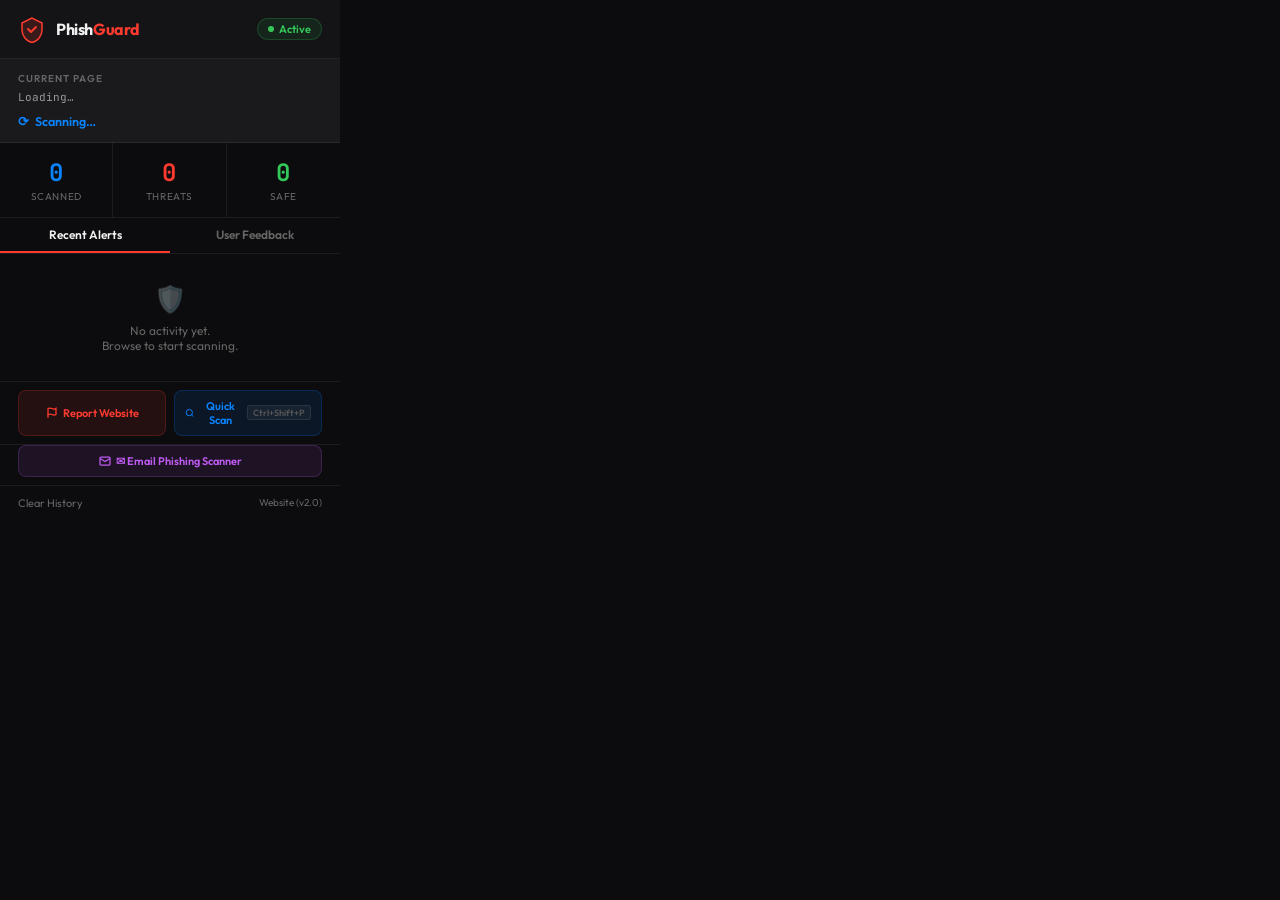
<file: scratch/test_zip/popup.html>
<!DOCTYPE html>
<html lang="en">
<head>
  <meta charset="UTF-8">
  <title>PhishGuard</title>
  <link href="https://fonts.googleapis.com/css2?family=JetBrains+Mono:wght@400;600&family=Outfit:wght@400;500;600;700&display=swap" rel="stylesheet">
  <style>
    *{margin:0;padding:0;box-sizing:border-box}
    :root{
      --bg:#0c0c0e;--s1:#141416;--s2:#1a1a1d;
      --b:rgba(255,255,255,0.07);
      --t:#f0f0f0;--m:#666;
      --red:#FF3B30;--grn:#34C759;--blu:#0A84FF;--ylw:#FF9F0A;
    }
    body{width:340px;background:var(--bg);color:var(--t);font-family:'Outfit',sans-serif;font-size:14px}

    /* ── Header ─────────────────────────────── */
    .hdr{padding:15px 18px;background:var(--s1);border-bottom:1px solid var(--b);
      display:flex;align-items:center;justify-content:space-between}
    .logo{display:flex;align-items:center;gap:10px}
    .logo-txt{font-weight:700;font-size:16px;letter-spacing:-.4px}
    .logo-txt b{color:var(--red)}
    .pill{display:flex;align-items:center;gap:5px;font-size:11px;font-weight:600;
      color:var(--grn);background:rgba(52,199,89,.1);border:1px solid rgba(52,199,89,.2);
      padding:3px 10px;border-radius:20px}
    .dot{width:6px;height:6px;background:var(--grn);border-radius:50%;animation:pulse 2s infinite}
    @keyframes pulse{0%,100%{opacity:1}50%{opacity:.3}}

    /* ── Current tab ─────────────────────────── */
    .cur{padding:13px 18px;background:var(--s2);border-bottom:1px solid var(--b)}
    .lbl{font-size:10px;text-transform:uppercase;letter-spacing:.1em;color:var(--m);
      font-weight:600;margin-bottom:5px}
    .url-txt{font-family:'JetBrains Mono',monospace;font-size:11px;color:#999;
      word-break:break-all;line-height:1.45}
    .url-st{display:flex;align-items:center;gap:6px;margin-top:7px;font-size:12.5px;font-weight:600}
    .url-st.safe{color:var(--grn)} .url-st.danger{color:var(--red)}
    .url-st.scan{color:var(--blu)}

    /* ── Stats row ───────────────────────────── */
    .stats{display:grid;grid-template-columns:1fr 1fr 1fr;border-bottom:1px solid var(--b)}
    .sc{padding:14px 0;text-align:center;border-right:1px solid var(--b)}
    .sc:last-child{border-right:none}
    .sv{font-size:24px;font-weight:700;font-family:'JetBrains Mono',monospace;margin-bottom:2px}
    .sv.t{color:var(--blu)}.sv.p{color:var(--red)}.sv.s{color:var(--grn)}
    .sk{font-size:10px;color:var(--m);text-transform:uppercase;letter-spacing:.06em}

    /* ── Tabs ────────────────────────────────── */
    .tabs{display:flex;border-bottom:1px solid var(--b)}
    .tab{flex:1;padding:9px;text-align:center;font-size:12px;font-weight:600;
      color:var(--m);cursor:pointer;transition:.2s;border-bottom:2px solid transparent}
    .tab.active{color:var(--t);border-bottom-color:var(--red)}

    /* ── Alert list ──────────────────────────── */
    .panel{display:none} .panel.active{display:block}
    .al-wrap{max-height:190px;overflow-y:auto;scrollbar-width:thin;scrollbar-color:#333 transparent}
    .al{padding:9px 18px;border-bottom:1px solid var(--b);display:flex;
      align-items:center;gap:10px;transition:background .15s;cursor:default}
    .al:hover{background:var(--s1)}
    .aldot{width:7px;height:7px;border-radius:50%;flex-shrink:0}
    .aldot.p{background:var(--red)} .aldot.s{background:var(--grn)}
    .al-info{flex:1;overflow:hidden}
    .al-host{font-size:12px;font-weight:500;color:#ddd;
      white-space:nowrap;overflow:hidden;text-overflow:ellipsis}
    .al-time{font-size:10px;color:var(--m);margin-top:1px}
    .albadge{font-size:10px;font-weight:600;padding:2px 8px;border-radius:10px}
    .albadge.p{background:rgba(255,59,48,.12);color:var(--red);border:1px solid rgba(255,59,48,.2)}
    .albadge.s{background:rgba(52,199,89,.1);color:var(--grn);border:1px solid rgba(52,199,89,.15)}
    .empty{padding:28px 18px;text-align:center;color:var(--m);font-size:12px}
    .empty-ico{font-size:26px;margin-bottom:8px;opacity:.35}

    /* ── Feedback log ────────────────────────── */
    .fb{padding:9px 18px;border-bottom:1px solid var(--b);font-size:12px;
      display:flex;align-items:center;gap:8px;color:#bbb}
    .fb-verdict{font-size:10px;font-weight:700;padding:2px 8px;border-radius:10px;text-transform:uppercase}
    .fb-verdict.safe{background:rgba(52,199,89,.12);color:var(--grn)}
    .fb-verdict.phishing{background:rgba(255,59,48,.12);color:var(--red)}
    .fb-verdict.user_proceeded{background:rgba(255,159,10,.12);color:var(--ylw)}

    /* ── Actions bar ─────────────────────────── */
    .actbar{padding:10px 18px;border-top:1px solid var(--b);
      display:flex;justify-content:space-between;align-items:center}
    .btn-sm{font-size:11px;color:var(--m);background:none;border:none;
      cursor:pointer;font-family:'Outfit',sans-serif;transition:color .2s;padding:0}
    .btn-sm:hover{color:var(--red)}
    .ver{font-size:10px;color:#333}

    /* ── Report & Quick Scan buttons ─────────── */
    .action-btns{padding:8px 18px;border-top:1px solid var(--b);display:flex;gap:8px}
    .btn-action{flex:1;padding:8px 10px;border-radius:8px;font-size:11px;font-weight:600;
      font-family:'Outfit',sans-serif;cursor:pointer;transition:all .2s;
      display:flex;align-items:center;justify-content:center;gap:5px;border:none}
    .btn-report{background:rgba(255,59,48,.1);color:var(--red);border:1px solid rgba(255,59,48,.2)}
    .btn-report:hover{background:rgba(255,59,48,.2)}
    .btn-scan{background:rgba(10,132,255,.1);color:var(--blu);border:1px solid rgba(10,132,255,.2)}
    .btn-scan:hover{background:rgba(10,132,255,.2)}
    .shortcut{font-size:9px;color:#555;background:rgba(255,255,255,.05);padding:1px 5px;
      border-radius:3px;border:1px solid rgba(255,255,255,.08)}

    /* ── Report Modal ────────────────────────── */
    .modal-bg{position:fixed;inset:0;background:rgba(0,0,0,.7);z-index:999;
      display:flex;align-items:center;justify-content:center}
    .modal{background:var(--s1);border:1px solid var(--b);border-radius:12px;
      width:300px;padding:20px;animation:fadeIn .2s ease}
    @keyframes fadeIn{from{opacity:0;transform:scale(.95)}to{opacity:1;transform:scale(1)}}
    .modal h3{font-size:14px;margin-bottom:12px;color:var(--t)}
    .modal select,.modal textarea{width:100%;background:var(--s2);color:var(--t);
      border:1px solid var(--b);border-radius:6px;padding:8px;font-size:12px;
      font-family:'Outfit',sans-serif;margin-bottom:10px;resize:vertical}
    .modal textarea{height:60px}
    .modal-btns{display:flex;gap:8px;justify-content:flex-end}
    .modal-btns button{padding:7px 16px;border-radius:6px;font-size:12px;font-weight:600;
      cursor:pointer;font-family:'Outfit',sans-serif;border:none;transition:all .2s}
    .modal-submit{background:var(--red);color:#fff}
    .modal-submit:hover{background:#e02020}
    .modal-cancel{background:var(--s2);color:var(--m);border:1px solid var(--b)!important}
    .modal-cancel:hover{color:var(--t)}
  </style>
</head>
<body>

  <!-- Header -->
  <div class="hdr">
    <div class="logo">
      <svg width="28" height="28" viewBox="0 0 28 28" fill="none">
        <path d="M14 3L4 8v7c0 5.83 4.27 11.28 10 12.6C19.73 26.28 24 20.83 24 15V8L14 3z"
              fill="rgba(255,59,48,.15)" stroke="#FF3B30" stroke-width="1.5"/>
        <path d="M10 14l3 3 5-5" stroke="#FF3B30" stroke-width="2"
              stroke-linecap="round" stroke-linejoin="round"/>
      </svg>
      <div class="logo-txt">Phish<b>Guard</b></div>
    </div>
    <div class="pill"><div class="dot"></div>Active</div>
  </div>

  <!-- Current Tab -->
  <div class="cur">
    <div class="lbl">Current Page</div>
    <div class="url-txt" id="cur-url">Loading…</div>
    <div class="url-st scan" id="cur-st"><span id="st-ico">⟳</span><span id="st-txt">Scanning…</span></div>
  </div>

  <!-- Stats -->
  <div class="stats">
    <div class="sc"><div class="sv t" id="s-total">0</div><div class="sk">Scanned</div></div>
    <div class="sc"><div class="sv p" id="s-phish">0</div><div class="sk">Threats</div></div>
    <div class="sc"><div class="sv s" id="s-safe">0</div><div class="sk">Safe</div></div>
  </div>

  <!-- Tabs -->
  <div class="tabs">
    <div class="tab active" data-panel="alerts">Recent Alerts</div>
    <div class="tab" data-panel="feedback">User Feedback</div>
  </div>

  <!-- Alert List -->
  <div class="panel active" id="panel-alerts">
    <div class="al-wrap" id="al-list">
      <div class="empty"><div class="empty-ico">🛡️</div>No activity yet.<br>Browse to start scanning.</div>
    </div>
  </div>

  <!-- Feedback Log -->
  <div class="panel" id="panel-feedback">
    <div class="al-wrap" id="fb-list">
      <div class="empty"><div class="empty-ico">💬</div>No feedback submitted yet.</div>
    </div>
  </div>

  <!-- Action Buttons -->
  <div class="action-btns">
    <button class="btn-action btn-report" id="btn-report">
      <svg width="12" height="12" viewBox="0 0 24 24" fill="none" stroke="currentColor" stroke-width="2.5">
        <path d="M4 15s1-1 4-1 5 2 8 2 4-1 4-1V3s-1 1-4 1-5-2-8-2-4 1-4 1z"/>
        <line x1="4" y1="22" x2="4" y2="15"/>
      </svg>
      Report Website
    </button>
    <button class="btn-action btn-scan" id="btn-quickscan">
      <svg width="12" height="12" viewBox="0 0 24 24" fill="none" stroke="currentColor" stroke-width="2.5">
        <circle cx="11" cy="11" r="8"/><line x1="21" y1="21" x2="16.65" y2="16.65"/>
      </svg>
      Quick Scan <span class="shortcut">Ctrl+Shift+P</span>
    </button>
  </div>
  <div class="action-btns" style="padding-top:0">
    <button class="btn-action btn-email" id="btn-email-scanner" style="background:rgba(191,90,242,.1);color:#BF5AF2;border:1px solid rgba(191,90,242,.2);width:100%">
      <svg width="12" height="12" viewBox="0 0 24 24" fill="none" stroke="currentColor" stroke-width="2.5">
        <rect x="2" y="4" width="20" height="16" rx="2"/><polyline points="22,7 12,13 2,7"/>
      </svg>
      ✉ Email Phishing Scanner
    </button>
  </div>

  <!-- Actions -->
  <div class="actbar">
    <button class="btn-sm" id="btn-clear">Clear History</button>
    <div class="ver"><a href="https://phishguard26.netlify.app/" target="_blank" style="color:#666;text-decoration:none;">Website (v2.0)</a></div>
  </div>

  <!-- Report Modal (hidden) -->
  <div class="modal-bg" id="report-modal" style="display:none">
    <div class="modal">
      <h3>🚩 Report Suspicious Website</h3>
      <div class="lbl" style="margin-bottom:6px">Website</div>
      <div class="url-txt" id="report-url" style="margin-bottom:10px">—</div>
      <select id="report-reason">
        <option value="phishing">Phishing / Scam</option>
        <option value="malware">Malware / Virus</option>
        <option value="fake">Fake / Impersonation</option>
        <option value="spam">Spam / Misleading</option>
        <option value="other">Other</option>
      </select>
      <textarea id="report-notes" placeholder="Additional details (optional)..."></textarea>
      <div class="modal-btns">
        <button class="modal-cancel" id="report-cancel">Cancel</button>
        <button class="modal-submit" id="report-submit">Submit Report</button>
      </div>
    </div>
  </div>

  <!-- Forced Update Overlay -->
  <div class="modal-bg" id="update-modal" style="display:none; z-index:1000; background:var(--bg)">
    <div class="modal" style="text-align:center; padding:30px 20px;">
      <div style="font-size:40px; margin-bottom:15px;">🚀</div>
      <h3 style="color:var(--red); font-size:18px; margin-bottom:8px">Update Required</h3>
      <p style="color:var(--m); font-size:13px; margin-bottom:20px; line-height:1.5;">
        A critical new version of PhishGuard is available. You must install the latest update to continue scanning securely.
      </p>
      <a id="update-btn" href="#" target="_blank" style="display:block; padding:10px; background:var(--blu); color:#fff; border-radius:8px; text-decoration:none; font-weight:600;">Download Update</a>
    </div>
  </div>

  <script src="popup.js"></script>
</body>
</html>
</file>
<file: style.css>
/* ============================================
   PhishGuard — Landing Page Stylesheet
   Dark premium theme with glassmorphism
   ============================================ */

/* --- CSS Custom Properties --- */
:root {
    --bg-primary: #0a0a0f;
    --bg-secondary: #12121a;
    --bg-card: rgba(18, 18, 26, 0.7);
    --bg-glass: rgba(255, 255, 255, 0.03);
    --border-glass: rgba(255, 255, 255, 0.06);
    --text-primary: #f0f0f5;
    --text-secondary: #8888a0;
    --text-muted: #55556a;
    --accent-1: #667eea;
    --accent-2: #764ba2;
    --accent-3: #f5576c;
    --accent-4: #4facfe;
    --accent-safe: #00e676;
    --accent-danger: #ff5252;
    --gradient-primary: linear-gradient(135deg, #667eea 0%, #764ba2 100%);
    --gradient-hot: linear-gradient(135deg, #f093fb 0%, #f5576c 100%);
    --gradient-cool: linear-gradient(135deg, #4facfe 0%, #00f2fe 100%);
    --gradient-text: linear-gradient(135deg, #667eea 0%, #f5576c 50%, #4facfe 100%);
    --shadow-lg: 0 25px 60px rgba(0, 0, 0, 0.4);
    --shadow-glow: 0 0 40px rgba(102, 126, 234, 0.15);
    --radius-sm: 8px;
    --radius-md: 14px;
    --radius-lg: 20px;
    --radius-xl: 28px;
    --transition-fast: 0.2s cubic-bezier(0.4, 0, 0.2, 1);
    --transition-smooth: 0.4s cubic-bezier(0.4, 0, 0.2, 1);
    --transition-spring: 0.5s cubic-bezier(0.34, 1.56, 0.64, 1);
    --font-main: 'Inter', -apple-system, BlinkMacSystemFont, sans-serif;
}

/* --- Reset & Base --- */
*, *::before, *::after {
    margin: 0;
    padding: 0;
    box-sizing: border-box;
}

html {
    scroll-behavior: smooth;
    font-size: 16px;
}

body {
    font-family: var(--font-main);
    background: var(--bg-primary);
    color: var(--text-primary);
    line-height: 1.7;
    overflow-x: hidden;
    -webkit-font-smoothing: antialiased;
    -moz-osx-font-smoothing: grayscale;
}

a {
    text-decoration: none;
    color: inherit;
}

img {
    max-width: 100%;
    display: block;
}

/* --- Particle Canvas --- */
#particle-canvas {
    position: fixed;
    top: 0;
    left: 0;
    width: 100%;
    height: 100%;
    z-index: 0;
    pointer-events: none;
    opacity: 0.5;
}

/* --- Navigation --- */
#navbar {
    position: fixed;
    top: 0;
    left: 0;
    right: 0;
    z-index: 1000;
    padding: 16px 0;
    transition: var(--transition-smooth);
    background: transparent;
}

#navbar.scrolled {
    background: rgba(10, 10, 15, 0.85);
    backdrop-filter: blur(20px);
    -webkit-backdrop-filter: blur(20px);
    border-bottom: 1px solid var(--border-glass);
    padding: 10px 0;
}

.nav-container {
    max-width: 1200px;
    margin: 0 auto;
    padding: 0 32px;
    display: flex;
    align-items: center;
    justify-content: space-between;
}

.nav-logo {
    display: flex;
    align-items: center;
    gap: 10px;
    font-weight: 700;
    font-size: 1.25rem;
    letter-spacing: -0.02em;
}

.nav-icon {
    width: 32px;
    height: 32px;
    border-radius: 8px;
}

.nav-links {
    display: flex;
    align-items: center;
    gap: 32px;
}

.nav-links a {
    font-size: 0.875rem;
    font-weight: 500;
    color: var(--text-secondary);
    transition: var(--transition-fast);
    position: relative;
}

.nav-links a:hover {
    color: var(--text-primary);
}

.nav-links a::after {
    content: '';
    position: absolute;
    bottom: -4px;
    left: 0;
    width: 0;
    height: 2px;
    background: var(--gradient-primary);
    border-radius: 2px;
    transition: var(--transition-smooth);
}

.nav-links a:hover::after {
    width: 100%;
}

.nav-cta {
    background: var(--gradient-primary);
    color: white !important;
    padding: 8px 20px;
    border-radius: var(--radius-sm);
    font-weight: 600 !important;
    transition: var(--transition-fast);
}

.nav-cta::after {
    display: none !important;
}

.nav-cta:hover {
    transform: translateY(-1px);
    box-shadow: 0 5px 20px rgba(102, 126, 234, 0.4);
}

.mobile-menu-btn {
    display: none;
    flex-direction: column;
    gap: 5px;
    background: none;
    border: none;
    cursor: pointer;
    padding: 4px;
}

.mobile-menu-btn span {
    display: block;
    width: 24px;
    height: 2px;
    background: var(--text-primary);
    border-radius: 2px;
    transition: var(--transition-fast);
}

/* --- Buttons --- */
.btn {
    display: inline-flex;
    align-items: center;
    gap: 10px;
    padding: 14px 28px;
    border-radius: var(--radius-md);
    font-family: var(--font-main);
    font-size: 0.95rem;
    font-weight: 600;
    cursor: pointer;
    transition: var(--transition-smooth);
    border: none;
    white-space: nowrap;
}

.btn-primary {
    background: var(--gradient-primary);
    color: white;
    box-shadow: 0 4px 20px rgba(102, 126, 234, 0.3);
}

.btn-primary:hover {
    transform: translateY(-2px);
    box-shadow: 0 8px 30px rgba(102, 126, 234, 0.5);
}

.btn-primary:active {
    transform: translateY(0);
}

.btn-ghost {
    background: var(--bg-glass);
    color: var(--text-primary);
    border: 1px solid var(--border-glass);
    backdrop-filter: blur(10px);
}

.btn-ghost:hover {
    background: rgba(255, 255, 255, 0.08);
    border-color: rgba(255, 255, 255, 0.12);
    transform: translateY(-2px);
}

.btn-large {
    padding: 18px 36px;
    font-size: 1.05rem;
    border-radius: var(--radius-lg);
}

/* --- Hero Section --- */
#hero {
    position: relative;
    min-height: 100vh;
    display: flex;
    align-items: center;
    padding: 120px 32px 80px;
    max-width: 1200px;
    margin: 0 auto;
    gap: 60px;
    z-index: 1;
}

.hero-glow {
    position: absolute;
    border-radius: 50%;
    filter: blur(120px);
    z-index: -1;
    pointer-events: none;
}

.hero-glow-1 {
    width: 500px;
    height: 500px;
    background: rgba(102, 126, 234, 0.12);
    top: 10%;
    left: -10%;
    animation: pulseGlow 8s ease-in-out infinite;
}

.hero-glow-2 {
    width: 400px;
    height: 400px;
    background: rgba(245, 87, 108, 0.08);
    bottom: 10%;
    right: -5%;
    animation: pulseGlow 8s ease-in-out infinite 4s;
}

@keyframes pulseGlow {
    0%, 100% { transform: scale(1); opacity: 0.6; }
    50% { transform: scale(1.2); opacity: 1; }
}

.hero-content {
    flex: 1;
    z-index: 2;
}

.hero-badge {
    display: inline-flex;
    align-items: center;
    gap: 8px;
    padding: 6px 16px;
    background: rgba(102, 126, 234, 0.1);
    border: 1px solid rgba(102, 126, 234, 0.2);
    border-radius: 50px;
    font-size: 0.8rem;
    font-weight: 500;
    color: var(--accent-1);
    margin-bottom: 28px;
    animation: fadeInUp 0.8s ease forwards;
}

.badge-dot {
    width: 6px;
    height: 6px;
    background: var(--accent-safe);
    border-radius: 50%;
    animation: blink 2s infinite;
}

@keyframes blink {
    0%, 100% { opacity: 1; }
    50% { opacity: 0.3; }
}

#hero h1 {
    font-size: clamp(2.5rem, 5vw, 4rem);
    font-weight: 800;
    line-height: 1.1;
    letter-spacing: -0.03em;
    margin-bottom: 24px;
    animation: fadeInUp 0.8s ease 0.1s both;
}

.gradient-text {
    background: var(--gradient-text);
    -webkit-background-clip: text;
    -webkit-text-fill-color: transparent;
    background-clip: text;
}

.hero-subtitle {
    font-size: 1.15rem;
    color: var(--text-secondary);
    max-width: 480px;
    line-height: 1.8;
    margin-bottom: 36px;
    animation: fadeInUp 0.8s ease 0.2s both;
}

.hero-actions {
    display: flex;
    gap: 16px;
    flex-wrap: wrap;
    margin-bottom: 48px;
    animation: fadeInUp 0.8s ease 0.3s both;
}

.hero-trust {
    display: flex;
    align-items: center;
    gap: 14px;
    animation: fadeInUp 0.8s ease 0.4s both;
}

.trust-avatars {
    display: flex;
}

.avatar {
    width: 36px;
    height: 36px;
    border-radius: 50%;
    display: flex;
    align-items: center;
    justify-content: center;
    font-size: 0.85rem;
    border: 2px solid var(--bg-primary);
    margin-left: -8px;
}

.avatar:first-child {
    margin-left: 0;
}

.hero-trust span {
    font-size: 0.85rem;
    color: var(--text-muted);
}

/* --- Hero Visual --- */
.hero-visual {
    flex: 1;
    position: relative;
    z-index: 2;
    animation: fadeInRight 1s ease 0.3s both;
}

.browser-mockup {
    background: var(--bg-secondary);
    border-radius: var(--radius-lg);
    border: 1px solid var(--border-glass);
    overflow: hidden;
    box-shadow: var(--shadow-lg), var(--shadow-glow);
}

.browser-header {
    display: flex;
    align-items: center;
    gap: 16px;
    padding: 14px 18px;
    background: rgba(255, 255, 255, 0.02);
    border-bottom: 1px solid var(--border-glass);
}

.browser-dots {
    display: flex;
    gap: 7px;
}

.dot {
    width: 10px;
    height: 10px;
    border-radius: 50%;
}

.dot.red { background: #ff5f57; }
.dot.yellow { background: #ffbd2e; }
.dot.green { background: #28c840; }

.browser-url {
    flex: 1;
    display: flex;
    align-items: center;
    gap: 8px;
    background: rgba(255, 255, 255, 0.04);
    padding: 8px 14px;
    border-radius: var(--radius-sm);
    font-size: 0.8rem;
    color: var(--text-secondary);
}

.url-safe {
    color: var(--accent-safe);
}

.browser-body {
    padding: 40px 30px;
    min-height: 200px;
    display: flex;
    align-items: center;
    justify-content: center;
}

.scan-animation {
    width: 100%;
    position: relative;
}

.scan-line {
    position: absolute;
    top: 0;
    left: 0;
    right: 0;
    height: 2px;
    background: var(--gradient-primary);
    border-radius: 2px;
    animation: scanLine 3s ease-in-out infinite;
    box-shadow: 0 0 15px rgba(102, 126, 234, 0.5);
}

@keyframes scanLine {
    0% { top: -10px; opacity: 0; }
    10% { opacity: 1; }
    90% { opacity: 1; }
    100% { top: 100%; opacity: 0; }
}

.scan-result {
    display: flex;
    align-items: center;
    gap: 16px;
    padding: 20px 24px;
    background: rgba(0, 230, 118, 0.05);
    border: 1px solid rgba(0, 230, 118, 0.15);
    border-radius: var(--radius-md);
    animation: fadeIn 1s ease 1s both;
}

.scan-result div {
    display: flex;
    flex-direction: column;
    gap: 4px;
}

.scan-result strong {
    color: var(--accent-safe);
    font-size: 1.1rem;
}

.scan-result span {
    color: var(--text-secondary);
    font-size: 0.8rem;
}

/* --- Floating Cards --- */
.floating-card {
    position: absolute;
    display: flex;
    align-items: center;
    gap: 10px;
    padding: 10px 16px;
    background: rgba(18, 18, 26, 0.9);
    backdrop-filter: blur(20px);
    border: 1px solid var(--border-glass);
    border-radius: var(--radius-sm);
    font-size: 0.8rem;
    font-weight: 500;
    box-shadow: 0 10px 30px rgba(0, 0, 0, 0.3);
    z-index: 10;
}

.card-1 {
    top: -10px;
    right: 20px;
    animation: float 6s ease-in-out infinite;
}

.card-2 {
    bottom: 30px;
    left: -30px;
    animation: float 6s ease-in-out infinite 2s;
}

.card-3 {
    top: 50%;
    right: -20px;
    animation: float 6s ease-in-out infinite 4s;
}

@keyframes float {
    0%, 100% { transform: translateY(0px); }
    50% { transform: translateY(-12px); }
}

/* --- Sections Common --- */
section {
    position: relative;
    z-index: 1;
}

.section-container {
    max-width: 1200px;
    margin: 0 auto;
    padding: 100px 32px;
}

.section-header {
    text-align: center;
    margin-bottom: 64px;
}

.section-tag {
    display: inline-block;
    padding: 6px 16px;
    background: rgba(102, 126, 234, 0.1);
    border: 1px solid rgba(102, 126, 234, 0.2);
    border-radius: 50px;
    font-size: 0.8rem;
    font-weight: 600;
    color: var(--accent-1);
    text-transform: uppercase;
    letter-spacing: 0.1em;
    margin-bottom: 20px;
}

.section-header h2 {
    font-size: clamp(2rem, 3.5vw, 2.8rem);
    font-weight: 800;
    letter-spacing: -0.02em;
    line-height: 1.2;
    margin-bottom: 16px;
}

.section-header p {
    font-size: 1.05rem;
    color: var(--text-secondary);
    max-width: 500px;
    margin: 0 auto;
}

/* --- Features Grid --- */
.features-grid {
    display: grid;
    grid-template-columns: repeat(3, 1fr);
    gap: 24px;
}

.feature-card {
    background: var(--bg-glass);
    border: 1px solid var(--border-glass);
    border-radius: var(--radius-lg);
    padding: 36px 28px;
    transition: var(--transition-smooth);
    position: relative;
    overflow: hidden;
}

.feature-card::before {
    content: '';
    position: absolute;
    top: 0;
    left: 0;
    right: 0;
    height: 1px;
    background: linear-gradient(90deg, transparent, rgba(102, 126, 234, 0.3), transparent);
    opacity: 0;
    transition: var(--transition-smooth);
}

.feature-card:hover {
    transform: translateY(-4px);
    border-color: rgba(255, 255, 255, 0.1);
    background: rgba(255, 255, 255, 0.04);
    box-shadow: 0 20px 40px rgba(0, 0, 0, 0.2);
}

.feature-card:hover::before {
    opacity: 1;
}

.feature-icon {
    width: 56px;
    height: 56px;
    border-radius: var(--radius-md);
    display: flex;
    align-items: center;
    justify-content: center;
    border: 1px solid;
    margin-bottom: 20px;
}

.feature-card h3 {
    font-size: 1.1rem;
    font-weight: 700;
    margin-bottom: 10px;
    letter-spacing: -0.01em;
}

.feature-card p {
    font-size: 0.9rem;
    color: var(--text-secondary);
    line-height: 1.7;
}

/* --- How It Works --- */
#how-it-works {
    background: linear-gradient(180deg, transparent, rgba(102, 126, 234, 0.03), transparent);
}

.steps-container {
    max-width: 700px;
    margin: 0 auto;
}

.step {
    display: flex;
    align-items: center;
    gap: 28px;
    padding: 32px;
    background: var(--bg-glass);
    border: 1px solid var(--border-glass);
    border-radius: var(--radius-lg);
    transition: var(--transition-smooth);
}

.step:hover {
    border-color: rgba(102, 126, 234, 0.2);
    background: rgba(102, 126, 234, 0.04);
    transform: translateX(8px);
}

.step-number {
    font-size: 2.5rem;
    font-weight: 900;
    background: var(--gradient-primary);
    -webkit-background-clip: text;
    -webkit-text-fill-color: transparent;
    background-clip: text;
    min-width: 60px;
    text-align: center;
    line-height: 1;
}

.step-content {
    flex: 1;
}

.step-content h3 {
    font-size: 1.1rem;
    font-weight: 700;
    margin-bottom: 6px;
}

.step-content p {
    font-size: 0.9rem;
    color: var(--text-secondary);
    line-height: 1.6;
}

.step-icon {
    color: var(--text-muted);
    opacity: 0.5;
    flex-shrink: 0;
}

.step-connector {
    width: 2px;
    height: 32px;
    background: linear-gradient(180deg, rgba(102, 126, 234, 0.3), transparent);
    margin: 0 auto;
}

/* --- Stats Section --- */
#stats {
    background: linear-gradient(180deg, transparent, rgba(245, 87, 108, 0.03), transparent);
}

.stats-grid {
    display: grid;
    grid-template-columns: repeat(4, 1fr);
    gap: 24px;
}

.stat-card {
    text-align: center;
    padding: 40px 24px;
    background: var(--bg-glass);
    border: 1px solid var(--border-glass);
    border-radius: var(--radius-lg);
    transition: var(--transition-smooth);
}

.stat-card:hover {
    border-color: rgba(102, 126, 234, 0.2);
    transform: translateY(-4px);
    box-shadow: var(--shadow-glow);
}

.stat-value {
    font-size: 3rem;
    font-weight: 900;
    background: var(--gradient-text);
    -webkit-background-clip: text;
    -webkit-text-fill-color: transparent;
    background-clip: text;
    line-height: 1.1;
    margin-bottom: 8px;
}

.stat-label {
    font-size: 0.85rem;
    color: var(--text-secondary);
    font-weight: 500;
}

/* --- Installation Section --- */
.install-steps {
    display: grid;
    grid-template-columns: repeat(3, 1fr);
    gap: 28px;
}

.install-card {
    position: relative;
    padding: 40px 28px;
    background: var(--bg-glass);
    border: 1px solid var(--border-glass);
    border-radius: var(--radius-lg);
    text-align: center;
    transition: var(--transition-smooth);
    overflow: hidden;
}

.install-card:hover {
    transform: translateY(-6px);
    border-color: rgba(102, 126, 234, 0.2);
    box-shadow: 0 20px 50px rgba(0, 0, 0, 0.3);
}

.install-step-num {
    position: absolute;
    top: 16px;
    right: 20px;
    font-size: 4rem;
    font-weight: 900;
    color: rgba(255, 255, 255, 0.02);
    line-height: 1;
    pointer-events: none;
}

.install-icon {
    margin-bottom: 24px;
}

.install-card h3 {
    font-size: 1.15rem;
    font-weight: 700;
    margin-bottom: 12px;
}

.install-card p {
    font-size: 0.9rem;
    color: var(--text-secondary);
    line-height: 1.7;
}

.install-card code {
    background: rgba(102, 126, 234, 0.15);
    padding: 2px 8px;
    border-radius: 4px;
    font-size: 0.82rem;
    color: var(--accent-1);
}

/* --- Download CTA Section --- */
#download {
    padding-bottom: 40px;
}

.download-card {
    position: relative;
    padding: 80px 40px;
    background: linear-gradient(135deg, rgba(102, 126, 234, 0.08), rgba(118, 75, 162, 0.08));
    border: 1px solid rgba(102, 126, 234, 0.15);
    border-radius: var(--radius-xl);
    text-align: center;
    overflow: hidden;
}

.download-glow {
    position: absolute;
    width: 500px;
    height: 500px;
    background: radial-gradient(circle, rgba(102, 126, 234, 0.1) 0%, transparent 70%);
    top: 50%;
    left: 50%;
    transform: translate(-50%, -50%);
    pointer-events: none;
    animation: pulseGlow 6s ease-in-out infinite;
}

.download-content {
    position: relative;
    z-index: 2;
}

.download-logo {
    width: 72px;
    height: 72px;
    border-radius: var(--radius-md);
    margin: 0 auto 28px;
    box-shadow: 0 10px 30px rgba(0, 0, 0, 0.3);
}

.download-content h2 {
    font-size: clamp(1.8rem, 3vw, 2.5rem);
    font-weight: 800;
    margin-bottom: 16px;
    letter-spacing: -0.02em;
}

.download-content p {
    font-size: 1.05rem;
    color: var(--text-secondary);
    max-width: 480px;
    margin: 0 auto 32px;
}

.download-meta {
    display: flex;
    align-items: center;
    justify-content: center;
    gap: 28px;
    margin-top: 28px;
    flex-wrap: wrap;
}

.download-meta span {
    display: flex;
    align-items: center;
    gap: 6px;
    font-size: 0.8rem;
    color: var(--text-muted);
}

/* --- Footer --- */
footer {
    border-top: 1px solid var(--border-glass);
    position: relative;
    z-index: 1;
}

.footer-container {
    max-width: 1200px;
    margin: 0 auto;
    padding: 60px 32px 32px;
}

.footer-top {
    display: flex;
    justify-content: space-between;
    gap: 60px;
    margin-bottom: 48px;
}

.footer-brand {
    max-width: 360px;
}

.footer-logo {
    display: flex;
    align-items: center;
    gap: 10px;
    font-weight: 700;
    font-size: 1.15rem;
    margin-bottom: 16px;
}

.footer-brand p {
    font-size: 0.9rem;
    color: var(--text-secondary);
    line-height: 1.7;
}

.footer-links-group {
    display: flex;
    gap: 60px;
}

.footer-links {
    display: flex;
    flex-direction: column;
    gap: 10px;
}

.footer-links h4 {
    font-size: 0.8rem;
    font-weight: 700;
    text-transform: uppercase;
    letter-spacing: 0.1em;
    color: var(--text-primary);
    margin-bottom: 6px;
}

.footer-links a {
    font-size: 0.875rem;
    color: var(--text-secondary);
    transition: var(--transition-fast);
}

.footer-links a:hover {
    color: var(--text-primary);
}

.footer-bottom {
    padding-top: 24px;
    border-top: 1px solid var(--border-glass);
}

.footer-bottom p {
    font-size: 0.8rem;
    color: var(--text-muted);
    text-align: center;
}

/* --- Animations --- */
@keyframes fadeInUp {
    from {
        opacity: 0;
        transform: translateY(30px);
    }
    to {
        opacity: 1;
        transform: translateY(0);
    }
}

@keyframes fadeInRight {
    from {
        opacity: 0;
        transform: translateX(40px);
    }
    to {
        opacity: 1;
        transform: translateX(0);
    }
}

@keyframes fadeIn {
    from { opacity: 0; }
    to { opacity: 1; }
}

/* Scroll-triggered animations */
[data-aos] {
    opacity: 0;
    transform: translateY(30px);
    transition: opacity 0.6s ease, transform 0.6s ease;
}

[data-aos="fade-up"].aos-animate {
    opacity: 1;
    transform: translateY(0);
}

[data-aos="fade-right"] {
    transform: translateX(-30px);
}

[data-aos="fade-right"].aos-animate {
    opacity: 1;
    transform: translateX(0);
}

[data-aos="fade-left"] {
    transform: translateX(30px);
}

[data-aos="fade-left"].aos-animate {
    opacity: 1;
    transform: translateX(0);
}

[data-aos="zoom-in"] {
    transform: scale(0.9);
}

[data-aos="zoom-in"].aos-animate {
    opacity: 1;
    transform: scale(1);
}

/* --- Responsive --- */
@media (max-width: 968px) {
    #hero {
        flex-direction: column;
        text-align: center;
        padding-top: 140px;
    }

    .hero-subtitle {
        margin-left: auto;
        margin-right: auto;
    }

    .hero-actions {
        justify-content: center;
    }

    .hero-trust {
        justify-content: center;
    }

    .hero-visual {
        width: 100%;
        max-width: 520px;
    }

    .features-grid {
        grid-template-columns: repeat(2, 1fr);
    }

    .stats-grid {
        grid-template-columns: repeat(2, 1fr);
    }

    .install-steps {
        grid-template-columns: 1fr;
        max-width: 480px;
        margin: 0 auto;
    }

    .footer-top {
        flex-direction: column;
        gap: 40px;
    }
}

@media (max-width: 640px) {
    .nav-links {
        display: none;
    }

    .mobile-menu-btn {
        display: flex;
    }

    .nav-links.active {
        display: flex;
        flex-direction: column;
        position: absolute;
        top: 100%;
        left: 0;
        right: 0;
        background: rgba(10, 10, 15, 0.95);
        backdrop-filter: blur(20px);
        padding: 24px 32px;
        border-bottom: 1px solid var(--border-glass);
        gap: 20px;
    }

    #hero {
        padding-top: 120px;
    }

    #hero h1 {
        font-size: 2.2rem;
    }

    .features-grid {
        grid-template-columns: 1fr;
    }

    .stats-grid {
        grid-template-columns: 1fr 1fr;
    }

    .step {
        flex-direction: column;
        text-align: center;
    }

    .step-icon {
        display: none;
    }

    .download-card {
        padding: 50px 24px;
    }

    .download-meta {
        flex-direction: column;
        gap: 12px;
    }

    .footer-links-group {
        flex-direction: column;
        gap: 32px;
    }

    .floating-card {
        display: none;
    }
}

/* --- Smooth Scrollbar --- */
::-webkit-scrollbar {
    width: 8px;
}

::-webkit-scrollbar-track {
    background: var(--bg-primary);
}

::-webkit-scrollbar-thumb {
    background: rgba(255, 255, 255, 0.1);
    border-radius: 4px;
}

::-webkit-scrollbar-thumb:hover {
    background: rgba(255, 255, 255, 0.18);
}

/* --- Selection --- */
::selection {
    background: rgba(102, 126, 234, 0.3);
    color: white;
}
</file>
<file: website/style.css>
/* ============================================
   PhishGuard — Landing Page Stylesheet
   Dark premium theme with glassmorphism
   ============================================ */

/* --- CSS Custom Properties --- */
:root {
    --bg-primary: #0a0a0f;
    --bg-secondary: #12121a;
    --bg-card: rgba(18, 18, 26, 0.7);
    --bg-glass: rgba(255, 255, 255, 0.03);
    --border-glass: rgba(255, 255, 255, 0.06);
    --text-primary: #f0f0f5;
    --text-secondary: #8888a0;
    --text-muted: #55556a;
    --accent-1: #667eea;
    --accent-2: #764ba2;
    --accent-3: #f5576c;
    --accent-4: #4facfe;
    --accent-safe: #00e676;
    --accent-danger: #ff5252;
    --gradient-primary: linear-gradient(135deg, #667eea 0%, #764ba2 100%);
    --gradient-hot: linear-gradient(135deg, #f093fb 0%, #f5576c 100%);
    --gradient-cool: linear-gradient(135deg, #4facfe 0%, #00f2fe 100%);
    --gradient-text: linear-gradient(135deg, #667eea 0%, #f5576c 50%, #4facfe 100%);
    --shadow-lg: 0 25px 60px rgba(0, 0, 0, 0.4);
    --shadow-glow: 0 0 40px rgba(102, 126, 234, 0.15);
    --radius-sm: 8px;
    --radius-md: 14px;
    --radius-lg: 20px;
    --radius-xl: 28px;
    --transition-fast: 0.2s cubic-bezier(0.4, 0, 0.2, 1);
    --transition-smooth: 0.4s cubic-bezier(0.4, 0, 0.2, 1);
    --transition-spring: 0.5s cubic-bezier(0.34, 1.56, 0.64, 1);
    --font-main: 'Inter', -apple-system, BlinkMacSystemFont, sans-serif;
}

/* --- Reset & Base --- */
*, *::before, *::after {
    margin: 0;
    padding: 0;
    box-sizing: border-box;
}

html {
    scroll-behavior: smooth;
    font-size: 16px;
}

body {
    font-family: var(--font-main);
    background: var(--bg-primary);
    color: var(--text-primary);
    line-height: 1.7;
    overflow-x: hidden;
    -webkit-font-smoothing: antialiased;
    -moz-osx-font-smoothing: grayscale;
}

a {
    text-decoration: none;
    color: inherit;
}

img {
    max-width: 100%;
    display: block;
}

/* --- Particle Canvas --- */
#particle-canvas {
    position: fixed;
    top: 0;
    left: 0;
    width: 100%;
    height: 100%;
    z-index: 0;
    pointer-events: none;
    opacity: 0.5;
}

/* --- Navigation --- */
#navbar {
    position: fixed;
    top: 0;
    left: 0;
    right: 0;
    z-index: 1000;
    padding: 16px 0;
    transition: var(--transition-smooth);
    background: transparent;
}

#navbar.scrolled {
    background: rgba(10, 10, 15, 0.85);
    backdrop-filter: blur(20px);
    -webkit-backdrop-filter: blur(20px);
    border-bottom: 1px solid var(--border-glass);
    padding: 10px 0;
}

.nav-container {
    max-width: 1200px;
    margin: 0 auto;
    padding: 0 32px;
    display: flex;
    align-items: center;
    justify-content: space-between;
}

.nav-logo {
    display: flex;
    align-items: center;
    gap: 10px;
    font-weight: 700;
    font-size: 1.25rem;
    letter-spacing: -0.02em;
}

.nav-icon {
    width: 32px;
    height: 32px;
    border-radius: 8px;
}

.nav-links {
    display: flex;
    align-items: center;
    gap: 32px;
}

.nav-links a {
    font-size: 0.875rem;
    font-weight: 500;
    color: var(--text-secondary);
    transition: var(--transition-fast);
    position: relative;
}

.nav-links a:hover {
    color: var(--text-primary);
}

.nav-links a::after {
    content: '';
    position: absolute;
    bottom: -4px;
    left: 0;
    width: 0;
    height: 2px;
    background: var(--gradient-primary);
    border-radius: 2px;
    transition: var(--transition-smooth);
}

.nav-links a:hover::after {
    width: 100%;
}

.nav-cta {
    background: var(--gradient-primary);
    color: white !important;
    padding: 8px 20px;
    border-radius: var(--radius-sm);
    font-weight: 600 !important;
    transition: var(--transition-fast);
}

.nav-cta::after {
    display: none !important;
}

.nav-cta:hover {
    transform: translateY(-1px);
    box-shadow: 0 5px 20px rgba(102, 126, 234, 0.4);
}

.mobile-menu-btn {
    display: none;
    flex-direction: column;
    gap: 5px;
    background: none;
    border: none;
    cursor: pointer;
    padding: 4px;
}

.mobile-menu-btn span {
    display: block;
    width: 24px;
    height: 2px;
    background: var(--text-primary);
    border-radius: 2px;
    transition: var(--transition-fast);
}

/* --- Buttons --- */
.btn {
    display: inline-flex;
    align-items: center;
    gap: 10px;
    padding: 14px 28px;
    border-radius: var(--radius-md);
    font-family: var(--font-main);
    font-size: 0.95rem;
    font-weight: 600;
    cursor: pointer;
    transition: var(--transition-smooth);
    border: none;
    white-space: nowrap;
}

.btn-primary {
    background: var(--gradient-primary);
    color: white;
    box-shadow: 0 4px 20px rgba(102, 126, 234, 0.3);
}

.btn-primary:hover {
    transform: translateY(-2px);
    box-shadow: 0 8px 30px rgba(102, 126, 234, 0.5);
}

.btn-primary:active {
    transform: translateY(0);
}

.btn-ghost {
    background: var(--bg-glass);
    color: var(--text-primary);
    border: 1px solid var(--border-glass);
    backdrop-filter: blur(10px);
}

.btn-ghost:hover {
    background: rgba(255, 255, 255, 0.08);
    border-color: rgba(255, 255, 255, 0.12);
    transform: translateY(-2px);
}

.btn-large {
    padding: 18px 36px;
    font-size: 1.05rem;
    border-radius: var(--radius-lg);
}

/* --- Hero Section --- */
#hero {
    position: relative;
    min-height: 100vh;
    display: flex;
    align-items: center;
    padding: 120px 32px 80px;
    max-width: 1200px;
    margin: 0 auto;
    gap: 60px;
    z-index: 1;
}

.hero-glow {
    position: absolute;
    border-radius: 50%;
    filter: blur(120px);
    z-index: -1;
    pointer-events: none;
}

.hero-glow-1 {
    width: 500px;
    height: 500px;
    background: rgba(102, 126, 234, 0.12);
    top: 10%;
    left: -10%;
    animation: pulseGlow 8s ease-in-out infinite;
}

.hero-glow-2 {
    width: 400px;
    height: 400px;
    background: rgba(245, 87, 108, 0.08);
    bottom: 10%;
    right: -5%;
    animation: pulseGlow 8s ease-in-out infinite 4s;
}

@keyframes pulseGlow {
    0%, 100% { transform: scale(1); opacity: 0.6; }
    50% { transform: scale(1.2); opacity: 1; }
}

.hero-content {
    flex: 1;
    z-index: 2;
}

.hero-badge {
    display: inline-flex;
    align-items: center;
    gap: 8px;
    padding: 6px 16px;
    background: rgba(102, 126, 234, 0.1);
    border: 1px solid rgba(102, 126, 234, 0.2);
    border-radius: 50px;
    font-size: 0.8rem;
    font-weight: 500;
    color: var(--accent-1);
    margin-bottom: 28px;
    animation: fadeInUp 0.8s ease forwards;
}

.badge-dot {
    width: 6px;
    height: 6px;
    background: var(--accent-safe);
    border-radius: 50%;
    animation: blink 2s infinite;
}

@keyframes blink {
    0%, 100% { opacity: 1; }
    50% { opacity: 0.3; }
}

#hero h1 {
    font-size: clamp(2.5rem, 5vw, 4rem);
    font-weight: 800;
    line-height: 1.1;
    letter-spacing: -0.03em;
    margin-bottom: 24px;
    animation: fadeInUp 0.8s ease 0.1s both;
}

.gradient-text {
    background: var(--gradient-text);
    -webkit-background-clip: text;
    -webkit-text-fill-color: transparent;
    background-clip: text;
}

.hero-subtitle {
    font-size: 1.15rem;
    color: var(--text-secondary);
    max-width: 480px;
    line-height: 1.8;
    margin-bottom: 36px;
    animation: fadeInUp 0.8s ease 0.2s both;
}

.hero-actions {
    display: flex;
    gap: 16px;
    flex-wrap: wrap;
    margin-bottom: 48px;
    animation: fadeInUp 0.8s ease 0.3s both;
}

.hero-trust {
    display: flex;
    align-items: center;
    gap: 14px;
    animation: fadeInUp 0.8s ease 0.4s both;
}

.trust-avatars {
    display: flex;
}

.avatar {
    width: 36px;
    height: 36px;
    border-radius: 50%;
    display: flex;
    align-items: center;
    justify-content: center;
    font-size: 0.85rem;
    border: 2px solid var(--bg-primary);
    margin-left: -8px;
}

.avatar:first-child {
    margin-left: 0;
}

.hero-trust span {
    font-size: 0.85rem;
    color: var(--text-muted);
}

/* --- Hero Visual --- */
.hero-visual {
    flex: 1;
    position: relative;
    z-index: 2;
    animation: fadeInRight 1s ease 0.3s both;
}

.browser-mockup {
    background: var(--bg-secondary);
    border-radius: var(--radius-lg);
    border: 1px solid var(--border-glass);
    overflow: hidden;
    box-shadow: var(--shadow-lg), var(--shadow-glow);
}

.browser-header {
    display: flex;
    align-items: center;
    gap: 16px;
    padding: 14px 18px;
    background: rgba(255, 255, 255, 0.02);
    border-bottom: 1px solid var(--border-glass);
}

.browser-dots {
    display: flex;
    gap: 7px;
}

.dot {
    width: 10px;
    height: 10px;
    border-radius: 50%;
}

.dot.red { background: #ff5f57; }
.dot.yellow { background: #ffbd2e; }
.dot.green { background: #28c840; }

.browser-url {
    flex: 1;
    display: flex;
    align-items: center;
    gap: 8px;
    background: rgba(255, 255, 255, 0.04);
    padding: 8px 14px;
    border-radius: var(--radius-sm);
    font-size: 0.8rem;
    color: var(--text-secondary);
}

.url-safe {
    color: var(--accent-safe);
}

.browser-body {
    padding: 40px 30px;
    min-height: 200px;
    display: flex;
    align-items: center;
    justify-content: center;
}

.scan-animation {
    width: 100%;
    position: relative;
}

.scan-line {
    position: absolute;
    top: 0;
    left: 0;
    right: 0;
    height: 2px;
    background: var(--gradient-primary);
    border-radius: 2px;
    animation: scanLine 3s ease-in-out infinite;
    box-shadow: 0 0 15px rgba(102, 126, 234, 0.5);
}

@keyframes scanLine {
    0% { top: -10px; opacity: 0; }
    10% { opacity: 1; }
    90% { opacity: 1; }
    100% { top: 100%; opacity: 0; }
}

.scan-result {
    display: flex;
    align-items: center;
    gap: 16px;
    padding: 20px 24px;
    background: rgba(0, 230, 118, 0.05);
    border: 1px solid rgba(0, 230, 118, 0.15);
    border-radius: var(--radius-md);
    animation: fadeIn 1s ease 1s both;
}

.scan-result div {
    display: flex;
    flex-direction: column;
    gap: 4px;
}

.scan-result strong {
    color: var(--accent-safe);
    font-size: 1.1rem;
}

.scan-result span {
    color: var(--text-secondary);
    font-size: 0.8rem;
}

/* --- Floating Cards --- */
.floating-card {
    position: absolute;
    display: flex;
    align-items: center;
    gap: 10px;
    padding: 10px 16px;
    background: rgba(18, 18, 26, 0.9);
    backdrop-filter: blur(20px);
    border: 1px solid var(--border-glass);
    border-radius: var(--radius-sm);
    font-size: 0.8rem;
    font-weight: 500;
    box-shadow: 0 10px 30px rgba(0, 0, 0, 0.3);
    z-index: 10;
}

.card-1 {
    top: -10px;
    right: 20px;
    animation: float 6s ease-in-out infinite;
}

.card-2 {
    bottom: 30px;
    left: -30px;
    animation: float 6s ease-in-out infinite 2s;
}

.card-3 {
    top: 50%;
    right: -20px;
    animation: float 6s ease-in-out infinite 4s;
}

@keyframes float {
    0%, 100% { transform: translateY(0px); }
    50% { transform: translateY(-12px); }
}

/* --- Sections Common --- */
section {
    position: relative;
    z-index: 1;
}

.section-container {
    max-width: 1200px;
    margin: 0 auto;
    padding: 100px 32px;
}

.section-header {
    text-align: center;
    margin-bottom: 64px;
}

.section-tag {
    display: inline-block;
    padding: 6px 16px;
    background: rgba(102, 126, 234, 0.1);
    border: 1px solid rgba(102, 126, 234, 0.2);
    border-radius: 50px;
    font-size: 0.8rem;
    font-weight: 600;
    color: var(--accent-1);
    text-transform: uppercase;
    letter-spacing: 0.1em;
    margin-bottom: 20px;
}

.section-header h2 {
    font-size: clamp(2rem, 3.5vw, 2.8rem);
    font-weight: 800;
    letter-spacing: -0.02em;
    line-height: 1.2;
    margin-bottom: 16px;
}

.section-header p {
    font-size: 1.05rem;
    color: var(--text-secondary);
    max-width: 500px;
    margin: 0 auto;
}

/* --- Features Grid --- */
.features-grid {
    display: grid;
    grid-template-columns: repeat(3, 1fr);
    gap: 24px;
}

.feature-card {
    background: var(--bg-glass);
    border: 1px solid var(--border-glass);
    border-radius: var(--radius-lg);
    padding: 36px 28px;
    transition: var(--transition-smooth);
    position: relative;
    overflow: hidden;
}

.feature-card::before {
    content: '';
    position: absolute;
    top: 0;
    left: 0;
    right: 0;
    height: 1px;
    background: linear-gradient(90deg, transparent, rgba(102, 126, 234, 0.3), transparent);
    opacity: 0;
    transition: var(--transition-smooth);
}

.feature-card:hover {
    transform: translateY(-4px);
    border-color: rgba(255, 255, 255, 0.1);
    background: rgba(255, 255, 255, 0.04);
    box-shadow: 0 20px 40px rgba(0, 0, 0, 0.2);
}

.feature-card:hover::before {
    opacity: 1;
}

.feature-icon {
    width: 56px;
    height: 56px;
    border-radius: var(--radius-md);
    display: flex;
    align-items: center;
    justify-content: center;
    border: 1px solid;
    margin-bottom: 20px;
}

.feature-card h3 {
    font-size: 1.1rem;
    font-weight: 700;
    margin-bottom: 10px;
    letter-spacing: -0.01em;
}

.feature-card p {
    font-size: 0.9rem;
    color: var(--text-secondary);
    line-height: 1.7;
}

/* --- How It Works --- */
#how-it-works {
    background: linear-gradient(180deg, transparent, rgba(102, 126, 234, 0.03), transparent);
}

.steps-container {
    max-width: 700px;
    margin: 0 auto;
}

.step {
    display: flex;
    align-items: center;
    gap: 28px;
    padding: 32px;
    background: var(--bg-glass);
    border: 1px solid var(--border-glass);
    border-radius: var(--radius-lg);
    transition: var(--transition-smooth);
}

.step:hover {
    border-color: rgba(102, 126, 234, 0.2);
    background: rgba(102, 126, 234, 0.04);
    transform: translateX(8px);
}

.step-number {
    font-size: 2.5rem;
    font-weight: 900;
    background: var(--gradient-primary);
    -webkit-background-clip: text;
    -webkit-text-fill-color: transparent;
    background-clip: text;
    min-width: 60px;
    text-align: center;
    line-height: 1;
}

.step-content {
    flex: 1;
}

.step-content h3 {
    font-size: 1.1rem;
    font-weight: 700;
    margin-bottom: 6px;
}

.step-content p {
    font-size: 0.9rem;
    color: var(--text-secondary);
    line-height: 1.6;
}

.step-icon {
    color: var(--text-muted);
    opacity: 0.5;
    flex-shrink: 0;
}

.step-connector {
    width: 2px;
    height: 32px;
    background: linear-gradient(180deg, rgba(102, 126, 234, 0.3), transparent);
    margin: 0 auto;
}

/* --- Stats Section --- */
#stats {
    background: linear-gradient(180deg, transparent, rgba(245, 87, 108, 0.03), transparent);
}

.stats-grid {
    display: grid;
    grid-template-columns: repeat(4, 1fr);
    gap: 24px;
}

.stat-card {
    text-align: center;
    padding: 40px 24px;
    background: var(--bg-glass);
    border: 1px solid var(--border-glass);
    border-radius: var(--radius-lg);
    transition: var(--transition-smooth);
}

.stat-card:hover {
    border-color: rgba(102, 126, 234, 0.2);
    transform: translateY(-4px);
    box-shadow: var(--shadow-glow);
}

.stat-value {
    font-size: 3rem;
    font-weight: 900;
    background: var(--gradient-text);
    -webkit-background-clip: text;
    -webkit-text-fill-color: transparent;
    background-clip: text;
    line-height: 1.1;
    margin-bottom: 8px;
}

.stat-label {
    font-size: 0.85rem;
    color: var(--text-secondary);
    font-weight: 500;
}

/* --- Installation Section --- */
.install-steps {
    display: grid;
    grid-template-columns: repeat(3, 1fr);
    gap: 28px;
}

.install-card {
    position: relative;
    padding: 40px 28px;
    background: var(--bg-glass);
    border: 1px solid var(--border-glass);
    border-radius: var(--radius-lg);
    text-align: center;
    transition: var(--transition-smooth);
    overflow: hidden;
}

.install-card:hover {
    transform: translateY(-6px);
    border-color: rgba(102, 126, 234, 0.2);
    box-shadow: 0 20px 50px rgba(0, 0, 0, 0.3);
}

.install-step-num {
    position: absolute;
    top: 16px;
    right: 20px;
    font-size: 4rem;
    font-weight: 900;
    color: rgba(255, 255, 255, 0.02);
    line-height: 1;
    pointer-events: none;
}

.install-icon {
    margin-bottom: 24px;
}

.install-card h3 {
    font-size: 1.15rem;
    font-weight: 700;
    margin-bottom: 12px;
}

.install-card p {
    font-size: 0.9rem;
    color: var(--text-secondary);
    line-height: 1.7;
}

.install-card code {
    background: rgba(102, 126, 234, 0.15);
    padding: 2px 8px;
    border-radius: 4px;
    font-size: 0.82rem;
    color: var(--accent-1);
}

/* --- Download CTA Section --- */
#download {
    padding-bottom: 40px;
}

.download-card {
    position: relative;
    padding: 80px 40px;
    background: linear-gradient(135deg, rgba(102, 126, 234, 0.08), rgba(118, 75, 162, 0.08));
    border: 1px solid rgba(102, 126, 234, 0.15);
    border-radius: var(--radius-xl);
    text-align: center;
    overflow: hidden;
}

.download-glow {
    position: absolute;
    width: 500px;
    height: 500px;
    background: radial-gradient(circle, rgba(102, 126, 234, 0.1) 0%, transparent 70%);
    top: 50%;
    left: 50%;
    transform: translate(-50%, -50%);
    pointer-events: none;
    animation: pulseGlow 6s ease-in-out infinite;
}

.download-content {
    position: relative;
    z-index: 2;
}

.download-logo {
    width: 72px;
    height: 72px;
    border-radius: var(--radius-md);
    margin: 0 auto 28px;
    box-shadow: 0 10px 30px rgba(0, 0, 0, 0.3);
}

.download-content h2 {
    font-size: clamp(1.8rem, 3vw, 2.5rem);
    font-weight: 800;
    margin-bottom: 16px;
    letter-spacing: -0.02em;
}

.download-content p {
    font-size: 1.05rem;
    color: var(--text-secondary);
    max-width: 480px;
    margin: 0 auto 32px;
}

.download-meta {
    display: flex;
    align-items: center;
    justify-content: center;
    gap: 28px;
    margin-top: 28px;
    flex-wrap: wrap;
}

.download-meta span {
    display: flex;
    align-items: center;
    gap: 6px;
    font-size: 0.8rem;
    color: var(--text-muted);
}

/* --- Footer --- */
footer {
    border-top: 1px solid var(--border-glass);
    position: relative;
    z-index: 1;
}

.footer-container {
    max-width: 1200px;
    margin: 0 auto;
    padding: 60px 32px 32px;
}

.footer-top {
    display: flex;
    justify-content: space-between;
    gap: 60px;
    margin-bottom: 48px;
}

.footer-brand {
    max-width: 360px;
}

.footer-logo {
    display: flex;
    align-items: center;
    gap: 10px;
    font-weight: 700;
    font-size: 1.15rem;
    margin-bottom: 16px;
}

.footer-brand p {
    font-size: 0.9rem;
    color: var(--text-secondary);
    line-height: 1.7;
}

.footer-links-group {
    display: flex;
    gap: 60px;
}

.footer-links {
    display: flex;
    flex-direction: column;
    gap: 10px;
}

.footer-links h4 {
    font-size: 0.8rem;
    font-weight: 700;
    text-transform: uppercase;
    letter-spacing: 0.1em;
    color: var(--text-primary);
    margin-bottom: 6px;
}

.footer-links a {
    font-size: 0.875rem;
    color: var(--text-secondary);
    transition: var(--transition-fast);
}

.footer-links a:hover {
    color: var(--text-primary);
}

.footer-bottom {
    padding-top: 24px;
    border-top: 1px solid var(--border-glass);
}

.footer-bottom p {
    font-size: 0.8rem;
    color: var(--text-muted);
    text-align: center;
}

/* --- Animations --- */
@keyframes fadeInUp {
    from {
        opacity: 0;
        transform: translateY(30px);
    }
    to {
        opacity: 1;
        transform: translateY(0);
    }
}

@keyframes fadeInRight {
    from {
        opacity: 0;
        transform: translateX(40px);
    }
    to {
        opacity: 1;
        transform: translateX(0);
    }
}

@keyframes fadeIn {
    from { opacity: 0; }
    to { opacity: 1; }
}

/* Scroll-triggered animations */
[data-aos] {
    opacity: 0;
    transform: translateY(30px);
    transition: opacity 0.6s ease, transform 0.6s ease;
}

[data-aos="fade-up"].aos-animate {
    opacity: 1;
    transform: translateY(0);
}

[data-aos="fade-right"] {
    transform: translateX(-30px);
}

[data-aos="fade-right"].aos-animate {
    opacity: 1;
    transform: translateX(0);
}

[data-aos="fade-left"] {
    transform: translateX(30px);
}

[data-aos="fade-left"].aos-animate {
    opacity: 1;
    transform: translateX(0);
}

[data-aos="zoom-in"] {
    transform: scale(0.9);
}

[data-aos="zoom-in"].aos-animate {
    opacity: 1;
    transform: scale(1);
}

/* --- Responsive --- */
@media (max-width: 968px) {
    #hero {
        flex-direction: column;
        text-align: center;
        padding-top: 140px;
    }

    .hero-subtitle {
        margin-left: auto;
        margin-right: auto;
    }

    .hero-actions {
        justify-content: center;
    }

    .hero-trust {
        justify-content: center;
    }

    .hero-visual {
        width: 100%;
        max-width: 520px;
    }

    .features-grid {
        grid-template-columns: repeat(2, 1fr);
    }

    .stats-grid {
        grid-template-columns: repeat(2, 1fr);
    }

    .install-steps {
        grid-template-columns: 1fr;
        max-width: 480px;
        margin: 0 auto;
    }

    .footer-top {
        flex-direction: column;
        gap: 40px;
    }
}

@media (max-width: 640px) {
    .nav-links {
        display: none;
    }

    .mobile-menu-btn {
        display: flex;
    }

    .nav-links.active {
        display: flex;
        flex-direction: column;
        position: absolute;
        top: 100%;
        left: 0;
        right: 0;
        background: rgba(10, 10, 15, 0.95);
        backdrop-filter: blur(20px);
        padding: 24px 32px;
        border-bottom: 1px solid var(--border-glass);
        gap: 20px;
    }

    #hero {
        padding-top: 120px;
    }

    #hero h1 {
        font-size: 2.2rem;
    }

    .features-grid {
        grid-template-columns: 1fr;
    }

    .stats-grid {
        grid-template-columns: 1fr 1fr;
    }

    .step {
        flex-direction: column;
        text-align: center;
    }

    .step-icon {
        display: none;
    }

    .download-card {
        padding: 50px 24px;
    }

    .download-meta {
        flex-direction: column;
        gap: 12px;
    }

    .footer-links-group {
        flex-direction: column;
        gap: 32px;
    }

    .floating-card {
        display: none;
    }
}

/* --- Smooth Scrollbar --- */
::-webkit-scrollbar {
    width: 8px;
}

::-webkit-scrollbar-track {
    background: var(--bg-primary);
}

::-webkit-scrollbar-thumb {
    background: rgba(255, 255, 255, 0.1);
    border-radius: 4px;
}

::-webkit-scrollbar-thumb:hover {
    background: rgba(255, 255, 255, 0.18);
}

/* --- Selection --- */
::selection {
    background: rgba(102, 126, 234, 0.3);
    color: white;
}
</file>
